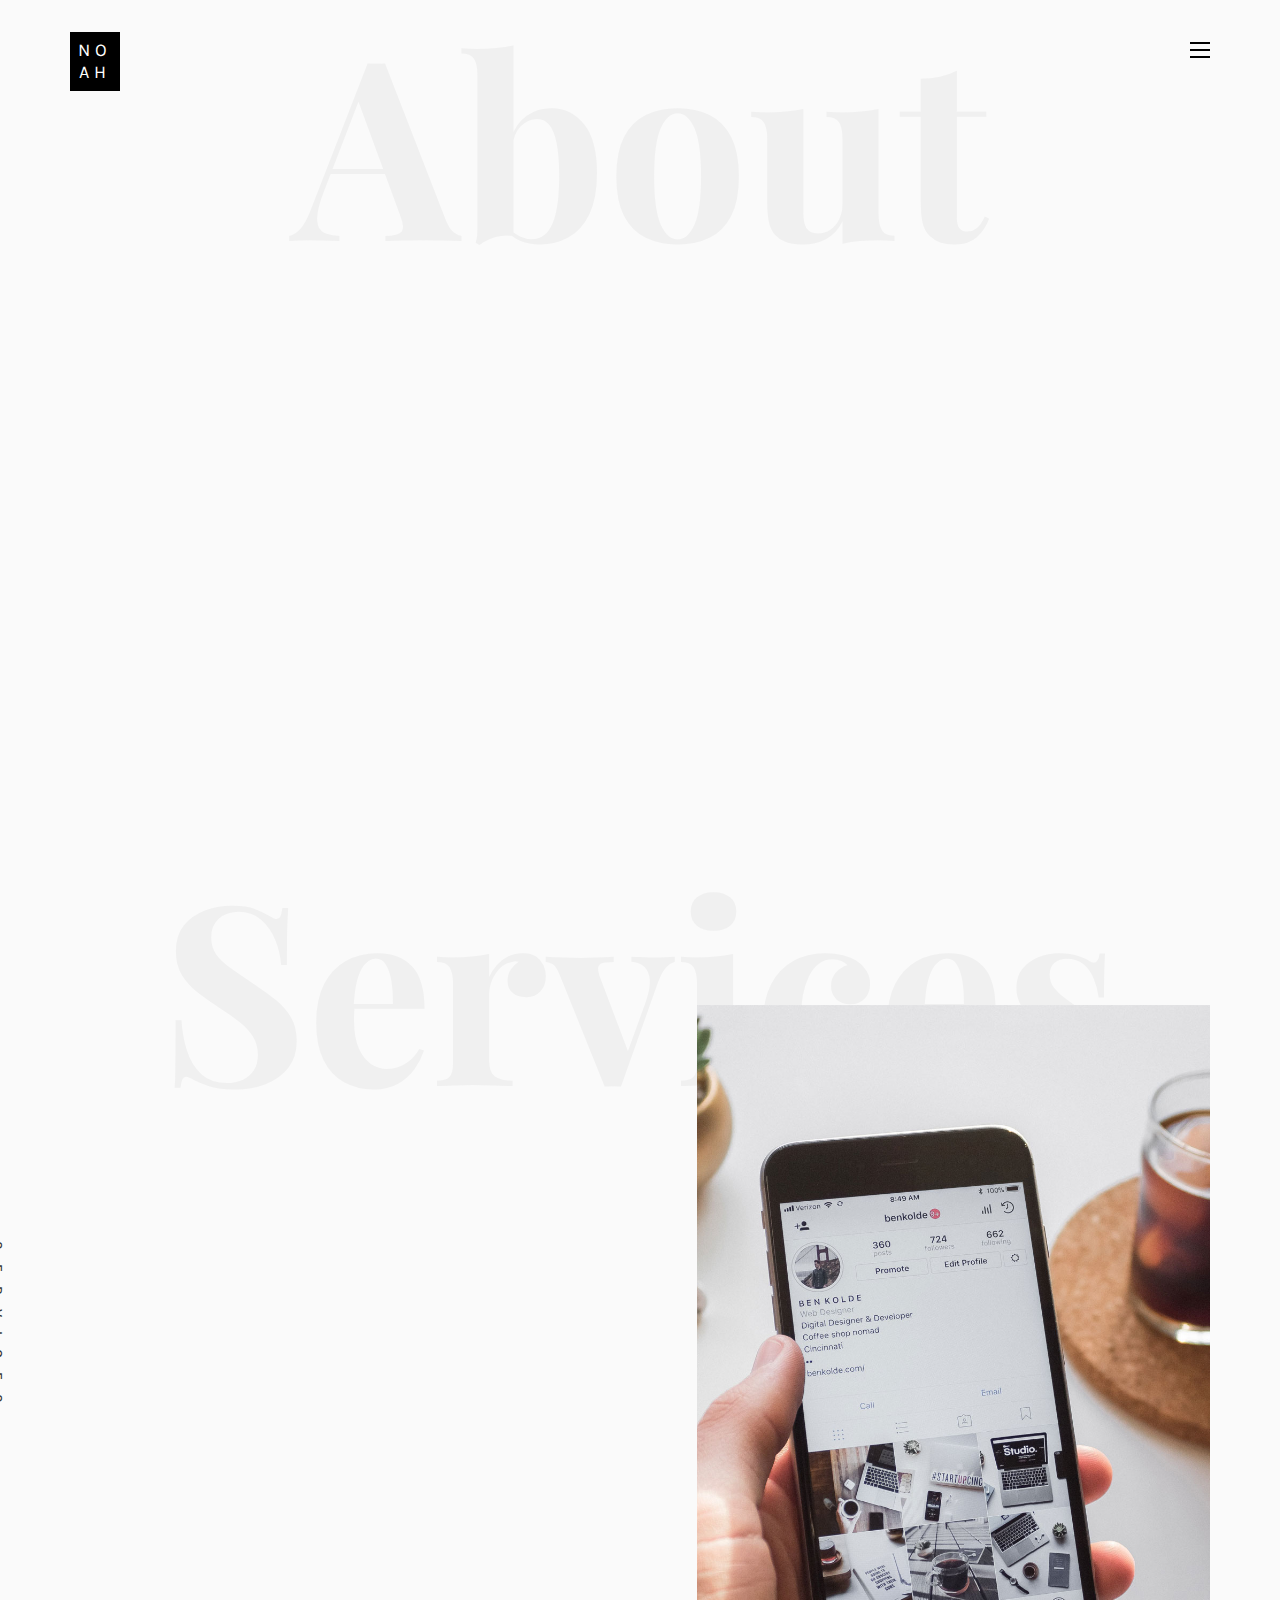
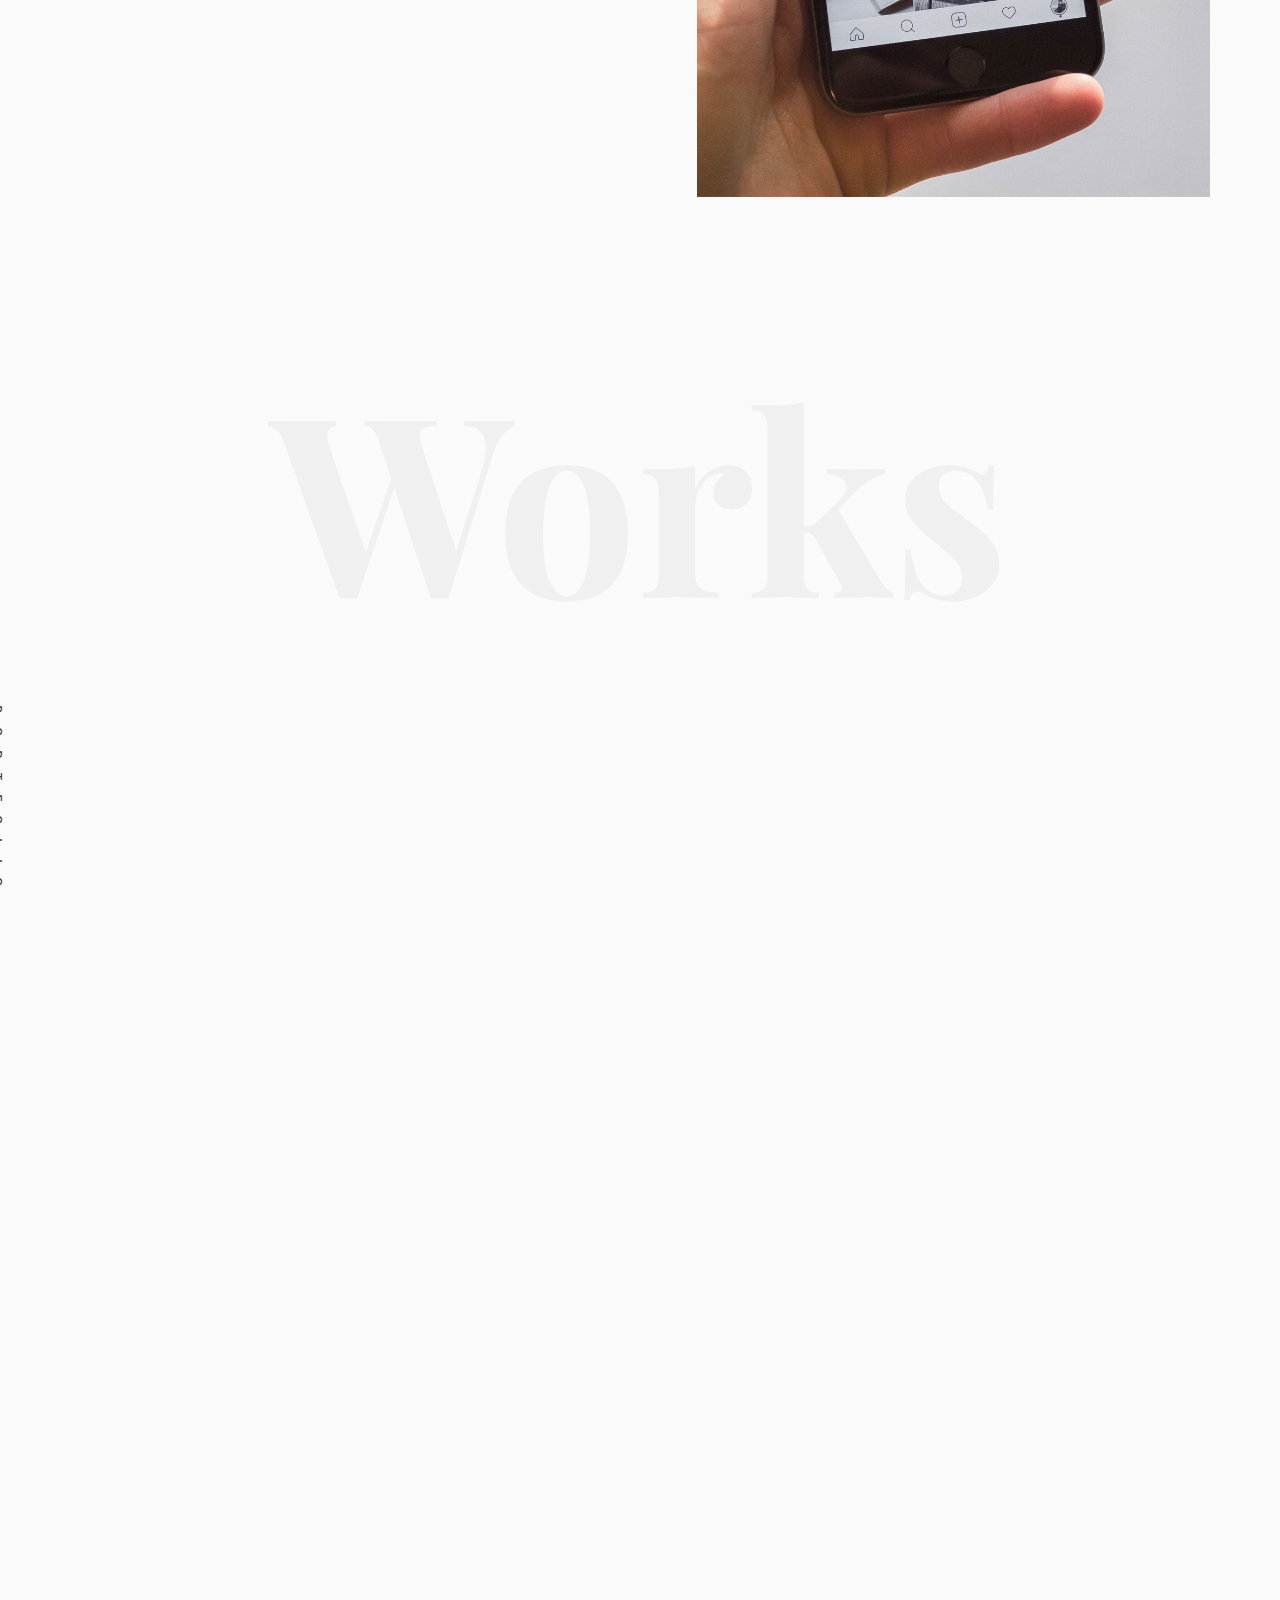
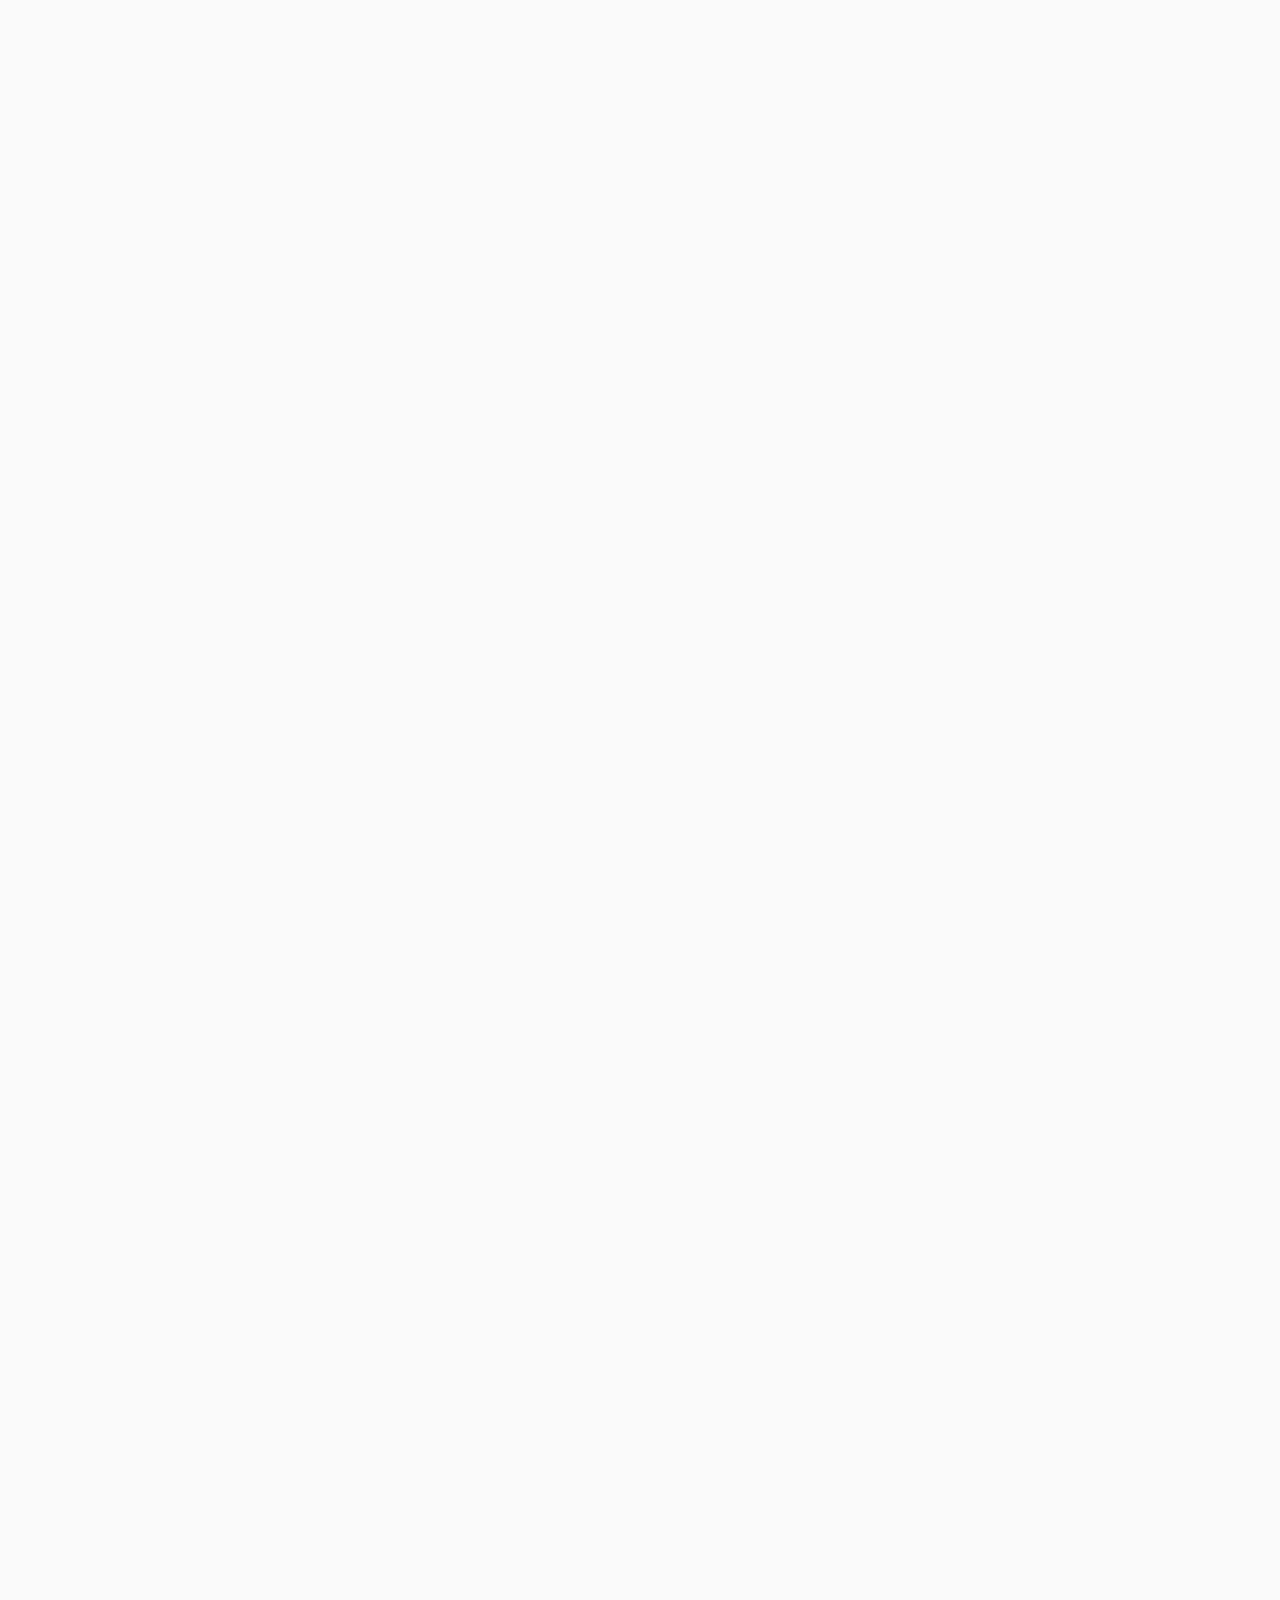
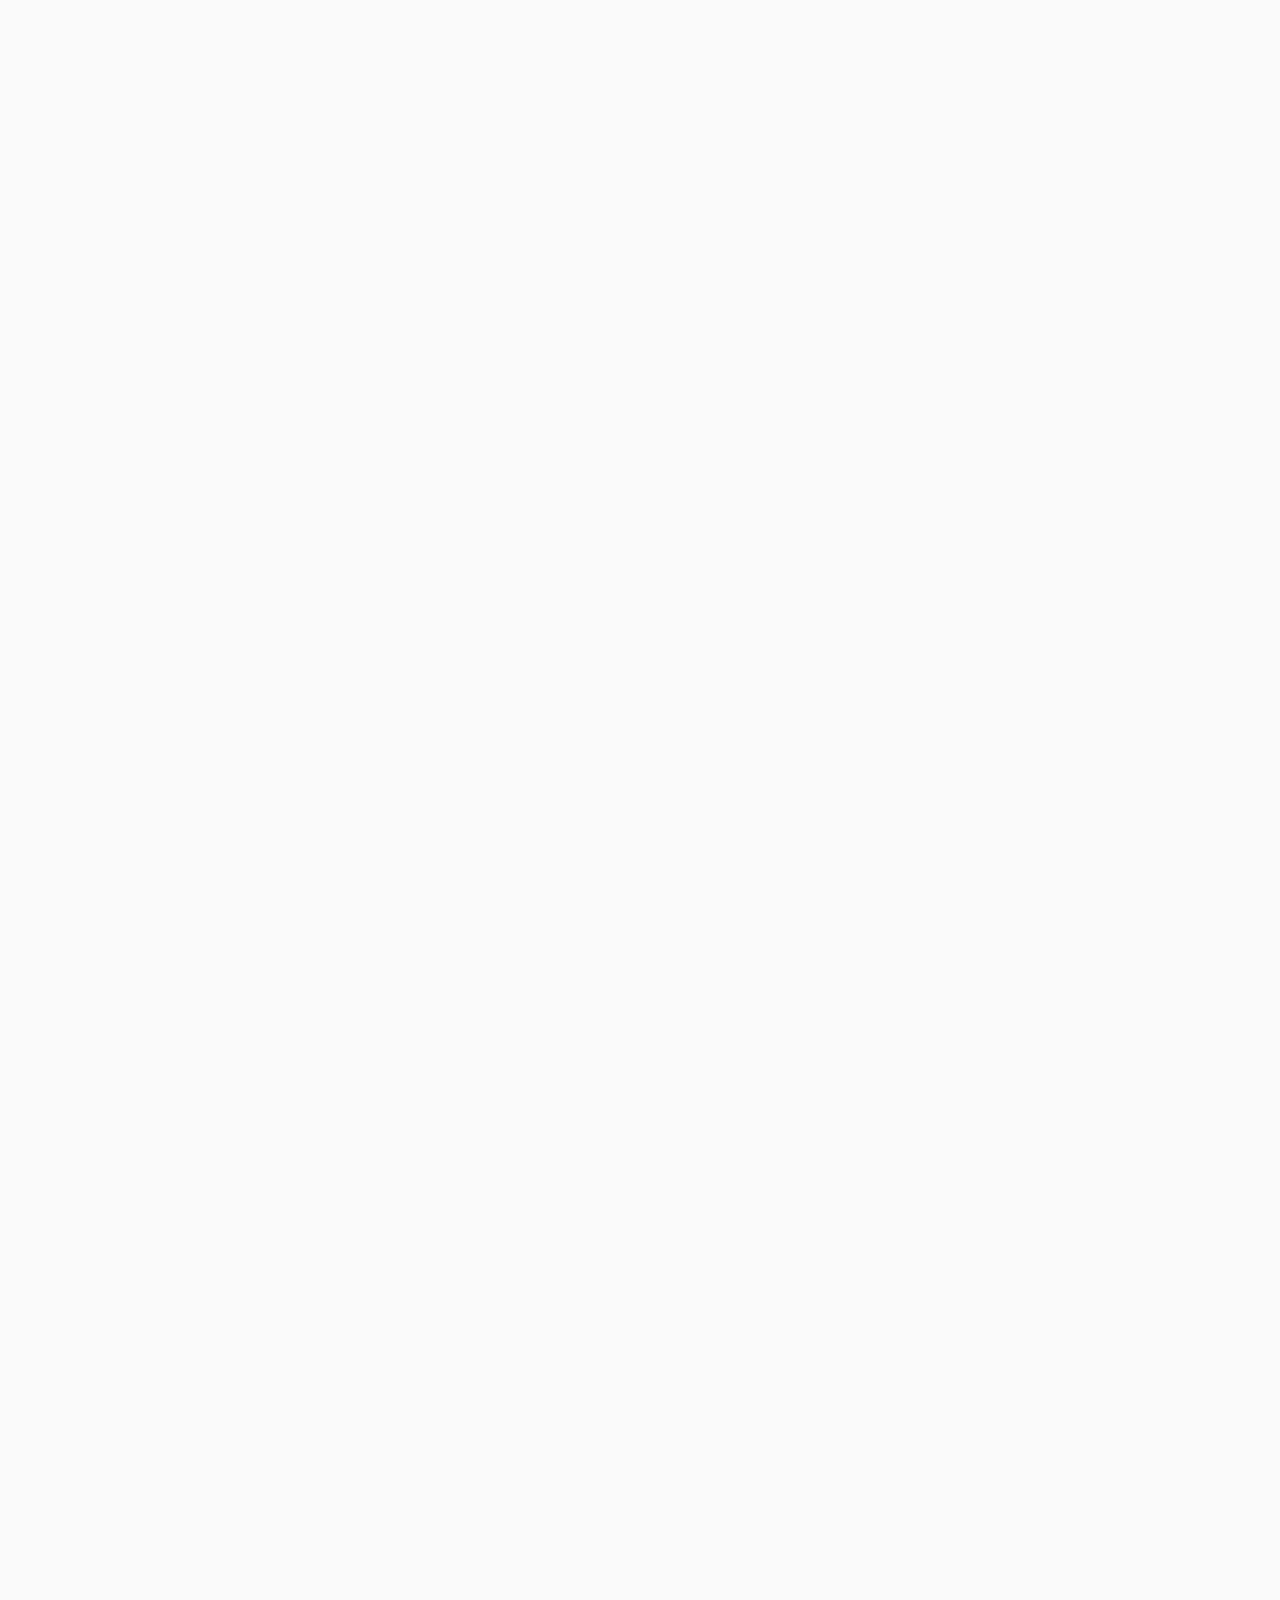
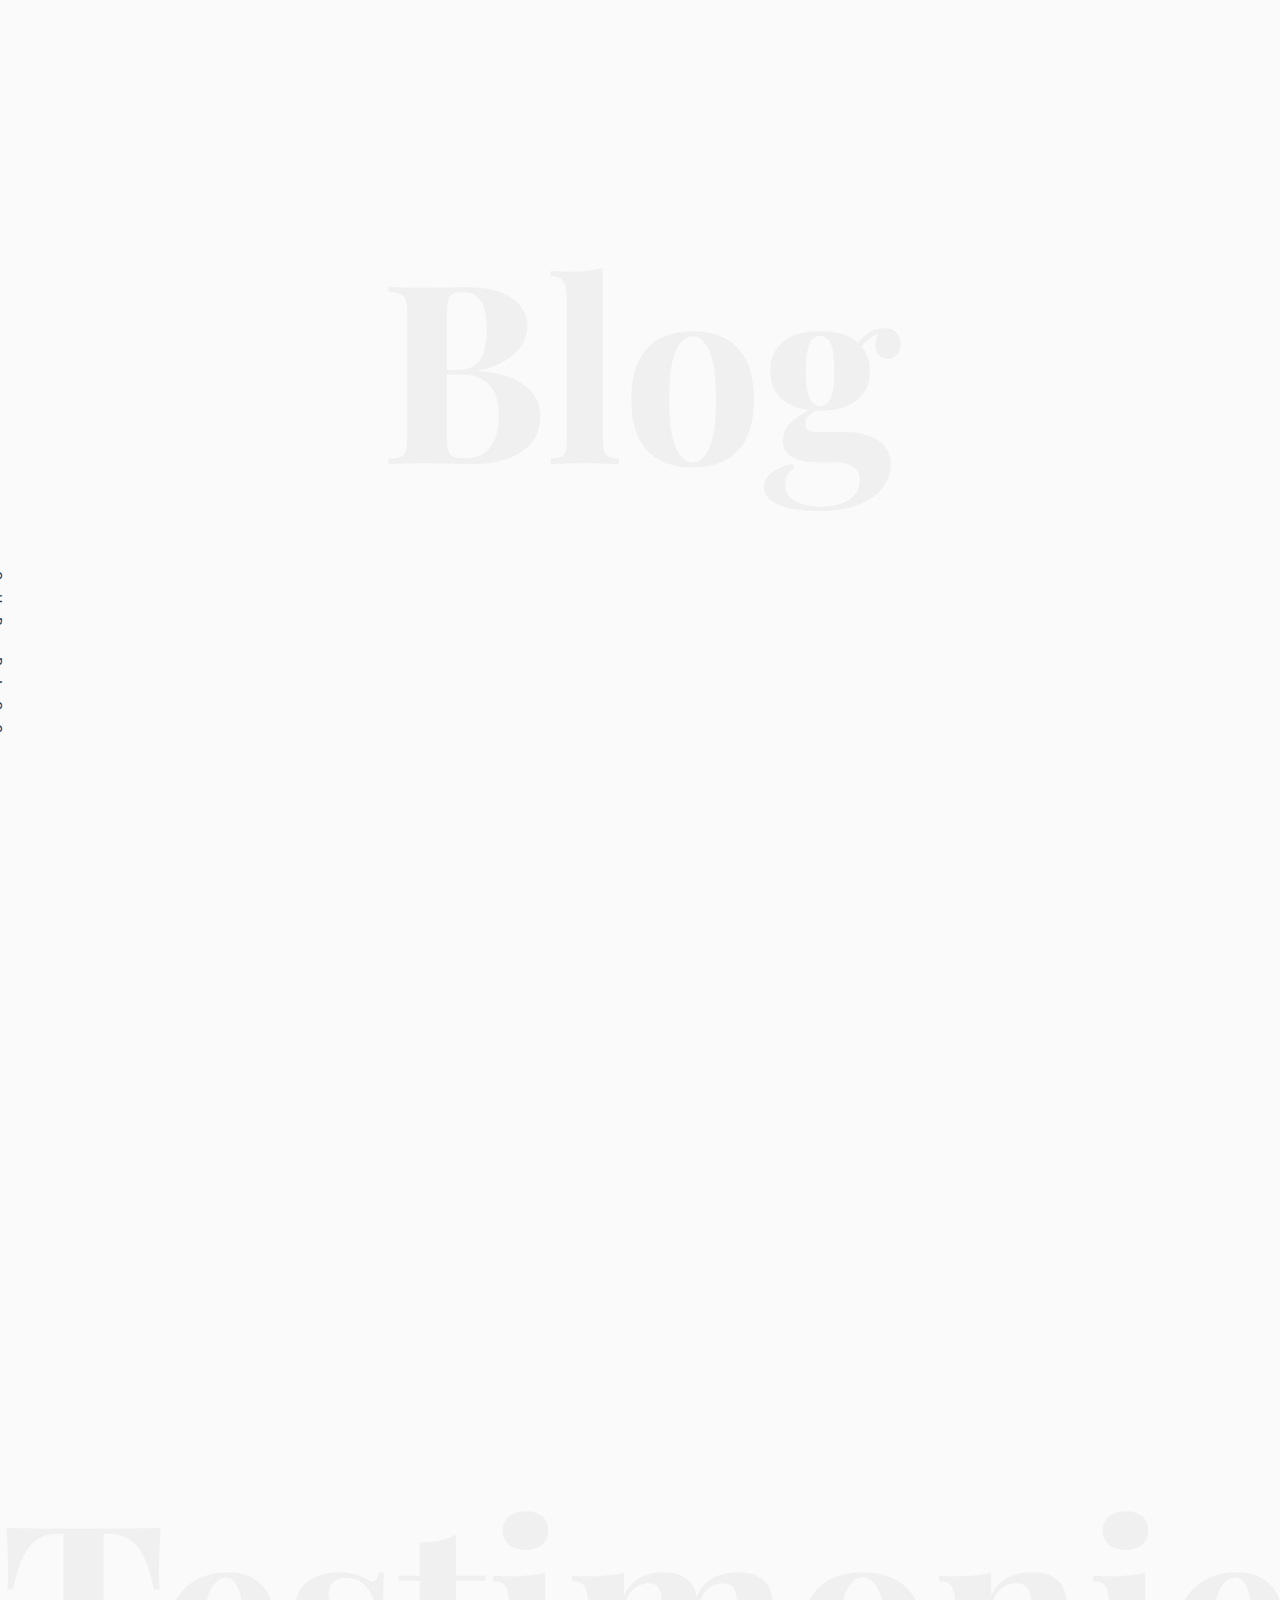
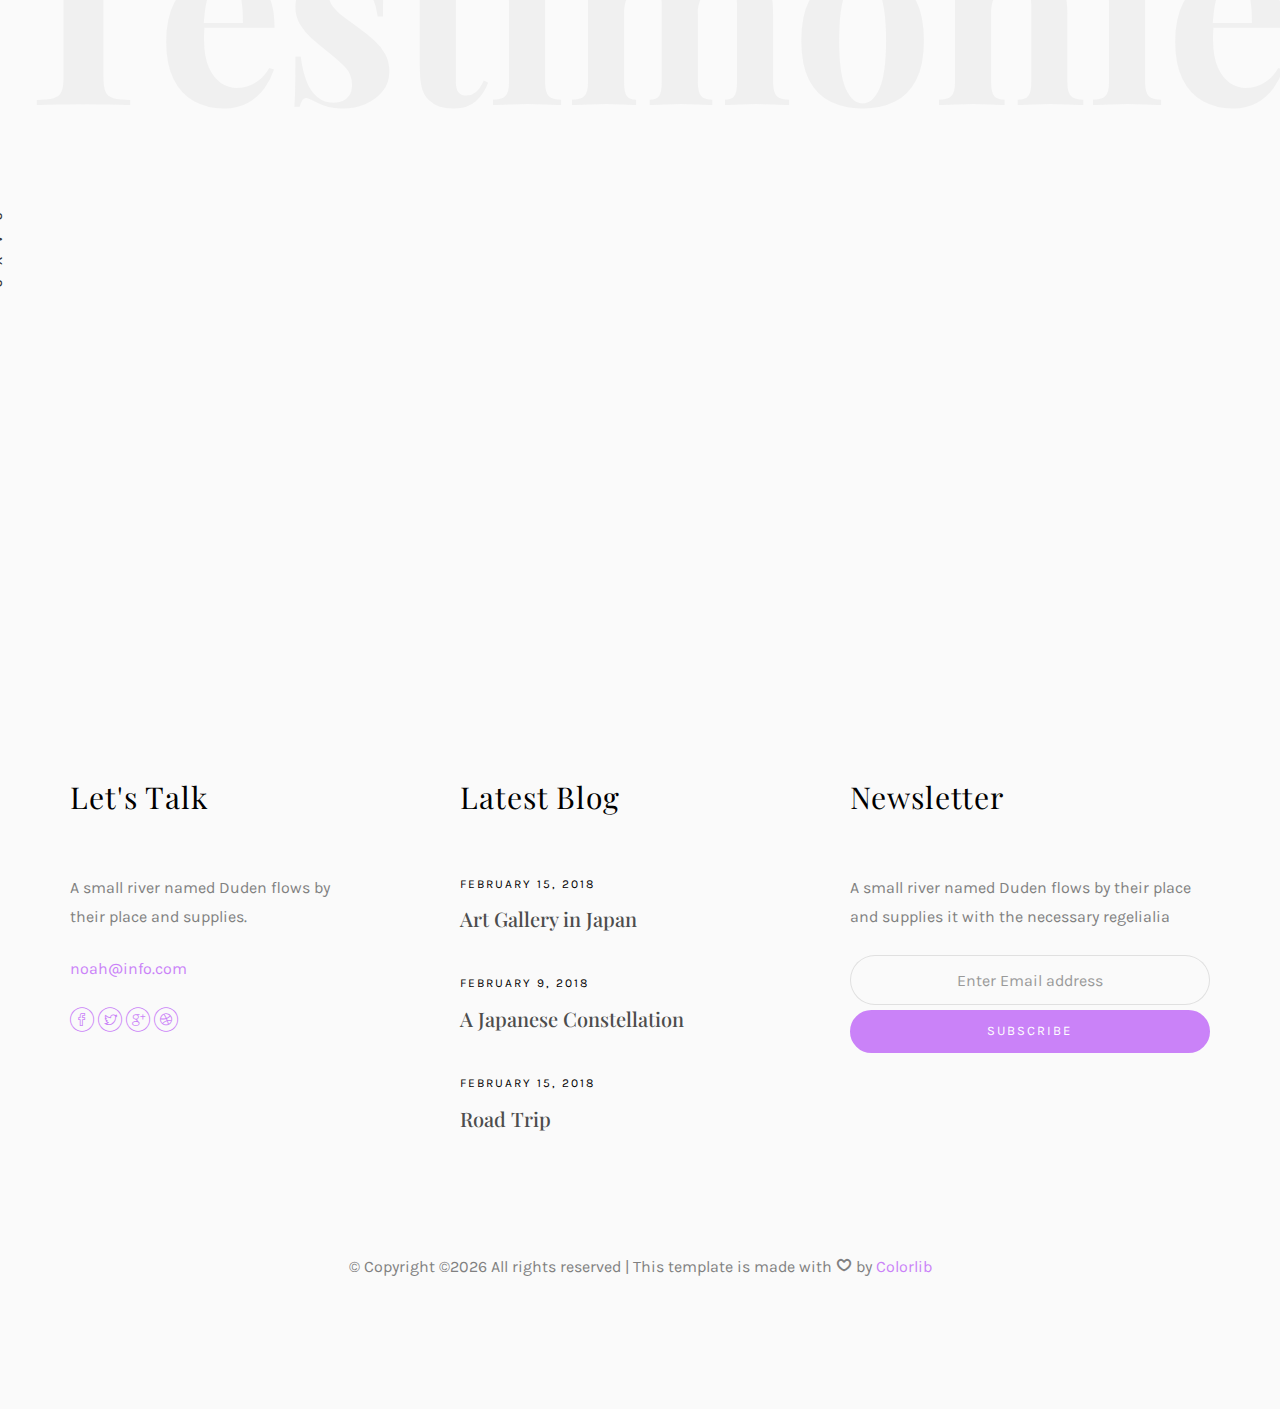
<file: index.html>
<!DOCTYPE HTML>
<html>
	<head>
	<meta charset="utf-8">
	<meta http-equiv="X-UA-Compatible" content="IE=edge">
	<title>Noah Template</title>
	<meta name="viewport" content="width=device-width, initial-scale=1">
	<meta name="description" content="" />
	<meta name="keywords" content="" />
	<meta name="author" content="" />

  <!-- Facebook and Twitter integration -->
	<meta property="og:title" content=""/>
	<meta property="og:image" content=""/>
	<meta property="og:url" content=""/>
	<meta property="og:site_name" content=""/>
	<meta property="og:description" content=""/>
	<meta name="twitter:title" content="" />
	<meta name="twitter:image" content="" />
	<meta name="twitter:url" content="" />
	<meta name="twitter:card" content="" />

	<!-- Place favicon.ico and apple-touch-icon.png in the root directory -->
	<link rel="shortcut icon" href="favicon.ico">

	<link href="https://fonts.googleapis.com/css?family=Karla:400,700" rel="stylesheet">
	<link href="https://fonts.googleapis.com/css?family=Playfair+Display:400,400i,700" rel="stylesheet">
	
	<!-- Animate.css -->
	<link rel="stylesheet" href="css/animate.css">
	<!-- Icomoon Icon Fonts-->
	<link rel="stylesheet" href="css/icomoon.css">
	<!-- Bootstrap  -->
	<link rel="stylesheet" href="css/bootstrap.css">
	<!-- Owl Carousel -->
	<link rel="stylesheet" href="css/owl.carousel.min.css">
	<link rel="stylesheet" href="css/owl.theme.default.min.css">
	<!-- Magnific Popup -->
	<link rel="stylesheet" href="css/magnific-popup.css">

	<link rel="stylesheet" href="css/style.css">


	<!-- Modernizr JS -->
	<script src="js/modernizr-2.6.2.min.js"></script>
	<!-- FOR IE9 below -->
	<!--[if lt IE 9]>
	<script src="js/respond.min.js"></script>
	<![endif]-->

	</head>
	<body>

	<nav id="colorlib-main-nav" role="navigation">
		<a href="#" class="js-colorlib-nav-toggle colorlib-nav-toggle active"><i></i></a>
		<div class="js-fullheight colorlib-table">
			<div class="colorlib-table-cell js-fullheight">
				<div class="row">
					<div class="col-md-12">
						<div class="form-group">
							<input type="text" class="form-control" id="search" placeholder="Enter any key to search...">
							<button type="submit" class="btn btn-primary"><i class="icon-search3"></i></button>
						</div>
					</div>
				</div>
				<div class="row">
					<div class="col-md-12">
						<ul>
							<li class="active"><a href="index.html">Home</a></li>
							<li><a href="services.html">Services</a></li>
							<li><a href="work.html">Work</a></li>
							<li><a href="blog.html">Blog</a></li>
							<li><a href="about.html">About</a></li>
							<li><a href="contact.html">Contact</a></li>
						</ul>
					</div>
				</div>
				<div class="row">
					<div class="col-md-12">
						<h2 class="head-title">Works</h2>
						<a href="images/work-1.jpg" class="gallery image-popup-link text-center" style="background-image: url(images/work-1.jpg);">
							<span><i class="icon-search3"></i></span>
						</a>
						<a href="images/work-2.jpg" class="gallery image-popup-link text-center" style="background-image: url(images/work-2.jpg);">
							<span><i class="icon-search3"></i></span>
						</a>
						<a href="images/work-3.jpg" class="gallery image-popup-link text-center" style="background-image: url(images/work-3.jpg);">
							<span><i class="icon-search3"></i></span>
						</a>
						<a href="images/work-4.jpg" class="gallery image-popup-link text-center" style="background-image: url(images/work-4.jpg);">
							<span><i class="icon-search3"></i></span>
						</a>
					</div>
				</div>
			</div>
		</div>
	</nav>
	
	<div id="colorlib-page">
		<header>
			<div class="container">
				<div class="row">
					<div class="col-md-12">
						<div class="colorlib-navbar-brand">
							<a class="colorlib-logo" href="index.html"><span>No</span><span>ah</span></a>
						</div>
						<a href="#" class="js-colorlib-nav-toggle colorlib-nav-toggle"><i></i></a>
					</div>
				</div>
			</div>
		</header>
		<div id="colorlib-about">
			<div class="container">
				<div class="row text-center">
					<h2 class="bold">About</h2>
				</div>
				<div class="row">
					<div class="col-md-5 animate-box">
						<div class="owl-carousel3">
							<div class="item">
								<img class="img-responsive about-img" src="images/about.jpg" alt="html5 bootstrap template by colorlib.com">
							</div>
							<div class="item">
								<img class="img-responsive about-img" src="images/about-2.png" alt="html5 bootstrap template by colorlib.com">
							</div>
						</div>
					</div>
					<div class="col-md-6 col-md-push-1 animate-box">
						<div class="about-desc">
							<div class="owl-carousel3">
								<div class="item">
									<h2><span>Azad</span><span>Hossain</span></h2>
								</div>
								<div class="item">
									<h2><span>I'm</span><span>Developer</span></h2>
								</div>
							</div>
							<div class="desc">
								<div class="rotate">
									<h2 class="heading">About</h2>
								</div>
								<p>A small river named Duden <a href="#">flows by their place</a> and supplies it with the necessary regelialia. It is a paradisematic country, in which roasted parts of sentences fly into your mouth. Even the all-powerful Pointing has no control about the blind texts it is an almost unorthographic life.</p>
								<p class="colorlib-social-icons">
									<a href="#"><i class="icon-facebook4"></i></a>
									<a href="#"><i class="icon-twitter3"></i></a>
									<a href="#"><i class="icon-googleplus"></i></a>
									<a href="#"><i class="icon-dribbble2"></i></a>
								</p>
								<p><a href="#" class="btn btn-primary btn-outline">Contact Me!</a></p>
							</div>
						</div>
					</div>
				</div>
			</div>
		</div>
		<div id="colorlib-services">
			<div class="container">
				<div class="row text-center">
					<h2 class="bold">Services</h2>
				</div>
				<div class="row">
					<div class="col-md-12">
						<div class="services-flex">
							<div class="one-third">
								<div class="row">
									<div class="col-md-12 col-md-offset-0 animate-box intro-heading">
										<span>My Services</span>
										<h2>Here Are Some of My Skills</h2>
									</div>
								</div>
								<div class="row">
									<div class="col-md-12">
										<div class="rotate">
											<h2 class="heading">Services</h2>
										</div>
									</div>
									<div class="col-md-6">
										<div class="services animate-box">
											<h3>1 - Graphic Design</h3>
											<ul>
												<li>UI Design</li>
												<li>Website &amp; Digital Design</li>
												<li>Brading &amp; Visual Identity</li>
												<li>Print Design</li>
											</ul>
										</div>
										<div class="services animate-box">
											<h3>3 - Front End Development</h3>
											<ul>
												<li>HTML / CSS</li>
												<li>JS &amp; Jquery Startup</li>
												<li>WordPress</li>
												<li>Jomla</li>
											</ul>
										</div>
									</div>
									<div class="col-md-6">
										<div class="services animate-box">
											<h3>2 - Illustration</h3>
											<ul>
												<li>Editorial</li>
												<li>Narrative</li>
												<li>Motion Graphics</li>
												<li>Animation</li>
												<li>Visual Effects</li>
											</ul>
										</div>
										<div class="services animate-box">
											<h3>4 - Web Marketing</h3>
											<ul>
												<li>Sales Marketing</li>
												<li>Invoice</li>
												<li>eCommerce</li>
											</ul>
										</div>
									</div>
								</div>
							</div>
							<div class="one-forth services-img" style="background-image: url(images/services-img-1.jpg);">
							</div>
						</div>
					</div>
				</div>
			</div>
		</div>

		<div id="colorlib-work">
			<div class="container">
				<div class="row text-center">
					<h2 class="bold">Works</h2>
				</div>
				<div class="row">
					<div class="col-md-12 col-md-offset-0 text-center animate-box intro-heading">
						<span>Portfolio</span>
						<h2>Done Projects</h2>
					</div>
				</div>
				<div class="row">
					<div class="col-md-12">
						<div class="rotate">
							<h2 class="heading">Portfolio</h2>
						</div>
					</div>
				</div>
				<div class="row">
					<div class="col-md-12">
						<div class="work-entry animate-box">
							<a href="work.html" class="work-img" style="background-image: url(images/work-1.jpg);">
								<div class="display-t">
									<div class="work-name">
										<h2>Pursuing Best</h2>
									</div>
								</div>
							</a>
							<div class="col-md-4 col-md-offset-4">
								<div class="desc">
									<p>Far far away, behind the word mountains, far from the countries Vokalia and Consonantia, there live the blind texts. Separated they live in Bookmarksgrove right at the coast of the Semantics, a large language ocean.</p>
									<p class="read"><a href="#">View details</a></p>
								</div>
							</div>
						</div>
					</div>
					<div class="col-md-12">
						<div class="work-entry animate-box">
							<a href="work.html" class="work-img" style="background-image: url(images/work-2.jpg);">
								<div class="display-t">
									<div class="work-name">
										<h2>Coordinates</h2>
									</div>
								</div>
							</a>
							<div class="col-md-4 col-md-offset-4">
								<div class="desc">
									<p>Far far away, behind the word mountains, far from the countries Vokalia and Consonantia, there live the blind texts. Separated they live in Bookmarksgrove right at the coast of the Semantics, a large language ocean.</p>
									<p class="read"><a href="#">View Details</a></p>
								</div>
							</div>
						</div>
					</div>
					<div class="col-md-12">
						<div class="work-entry animate-box">
							<a href="work.html" class="work-img" style="background-image: url(images/work-3.jpg);">
								<div class="display-t">
									<div class="work-name">
										<h2>Cristall</h2>
									</div>
								</div>
							</a>
							<div class="col-md-4 col-md-offset-4">
								<div class="desc">
									<p>Far far away, behind the word mountains, far from the countries Vokalia and Consonantia, there live the blind texts. Separated they live in Bookmarksgrove right at the coast of the Semantics, a large language ocean.</p>
									<p class="read"><a href="#">View details</a></p>
								</div>
							</div>
						</div>
					</div>
					<div class="col-md-12">
						<div class="work-entry animate-box">
							<a href="work.html" class="work-img" style="background-image: url(images/work-4.jpg);">
								<div class="display-t">
									<div class="work-name">
										<h2>Black</h2>
									</div>
								</div>
							</a>
							<div class="col-md-4 col-md-offset-4">
								<div class="desc">
									<p>Far far away, behind the word mountains, far from the countries Vokalia and Consonantia, there live the blind texts. Separated they live in Bookmarksgrove right at the coast of the Semantics, a large language ocean.</p>
									<p class="read"><a href="#">View details</a></p>
								</div>
							</div>
						</div>
					</div>
				</div>
			</div>
		</div>

		<div id="colorlib-blog">
			<div class="container">
				<div class="row text-center">
					<h2 class="bold">Blog</h2>
				</div>
				<div class="row">
					<div class="col-md-12 col-md-offset-0 text-center animate-box intro-heading">
						<span>Blog</span>
						<h2>Read Our Case</h2>
					</div>
				</div>
				<div class="row">
					<div class="col-md-12">
						<div class="rotate">
							<h2 class="heading">Our Blog</h2>
						</div>
					</div>
				</div>
				<div class="row animate-box">
					<div class="owl-carousel1">
						<div class="item">
							<div class="col-md-12">
								<div class="article">
									<a href="blog.html" class="blog-img">
										<img class="img-responsive" src="images/img-1.jpg" alt="html5 bootstrap by colorlib.com">
										<div class="overlay"></div>
										<div class="link">
											<span class="read">Read more</h2>
										</div>
									</a>
									<div class="desc">
										<span class="meta">15, Feb 2018</span>
										<h2><a href="blog.html">A Japanese Constellation</a></h2>
										<p>When she reached the first hills of the Italic Mountains, she had a last view back on the skyline of her hometown Bookmarksgrove</p>
									</div>
								</div>
							</div>
						</div>
						<div class="item">
							<div class="col-md-12">
								<div class="article">
									<a href="blog.html" class="blog-img">
										<img class="img-responsive" src="images/img-2.jpg" alt="html5 bootstrap by colorlib.com">
										<div class="overlay"></div>
										<div class="link">
											<span class="read">Read more</h2>
										</div>
									</a>
									<div class="desc">
										<span class="meta">15, Feb 2018</span>
										<h2><a href="blog.html">A Japanese Constellation</a></h2>
										<p>When she reached the first hills of the Italic Mountains, she had a last view back on the skyline of her hometown Bookmarksgrove</p>
									</div>
								</div>
							</div>
						</div>
						<div class="item">
							<div class="col-md-12">
								<div class="article">
									<a href="blog.html" class="blog-img">
										<img class="img-responsive" src="images/img-3.jpg" alt="html5 bootstrap by colorlib.com">
										<div class="overlay"></div>
										<div class="link">
											<span class="read">Read more</h2>
										</div>
									</a>
									<div class="desc">
										<span class="meta">15, Feb 2018</span>
										<h2><a href="blog.html">A Japanese Constellation</a></h2>
										<p>When she reached the first hills of the Italic Mountains, she had a last view back on the skyline of her hometown Bookmarksgrove</p>
									</div>
								</div>
							</div>
						</div>
					</div>
				</div>
			</div>
		</div>

		<div id="colorlib-testimony">
			<div class="container">
				<div class="row text-center">
					<h2 class="bold">Testimonies</h2>
				</div>
				<div class="row">
					<div class="col-md-12 col-md-offset-0 text-center animate-box intro-heading">
						<span>Testimonies</span>
						<h2>Clients Says</h2>
					</div>
				</div>
				<div class="row">
					<div class="col-md-12">
						<div class="rotate">
							<h2 class="heading">Says</h2>
						</div>
					</div>
				</div>
				<div class="row animate-box">
					<div class="owl-carousel">
						<div class="item">
							<div class="col-md-12 text-center">
								<div class="testimony">
									<blockquote>
										<p>"A small river named Duden flows by their place and supplies it with the necessary regelialia.</p>
										<span>" &mdash; George Brooks</span>
									</blockquote>
								</div>
							</div>
						</div>
						<div class="item">
							<div class="col-md-12 text-center">
								<div class="testimony">
									<blockquote>
										<p>"Even the all-powerful Pointing has no control about the blind texts it is an almost unorthographic life One day however a small line of blind text by the name of Lorem Ipsum decided to leave for the far World of Grammar.</p>
										<span>" &mdash; Daniel Foster</span>
									</blockquote>
								</div>
							</div>
						</div>
						<div class="item">
							<div class="col-md-12 text-center">
								<div class="testimony">
									<blockquote>
										<p>"When she reached the first hills of the Italic Mountains, she had a last view back on the skyline of her hometown Bookmarksgrove</p>
										<span>" &mdash; Liam Jenkins</span>
									</blockquote>
								</div>
							</div>
						</div>
					</div>
				</div>
			</div>
		</div>

		<footer>
			<div id="footer">
				<div class="container">
					<div class="row">
						<div class="col-md-4 col-pb-sm">
							<div class="row">
								<div class="col-md-10">
									<h2>Let's Talk</h2>
									<p>A small river named Duden flows by their place and supplies.</p>
									<p><a href="#">noah@info.com</a></p>
									<p class="colorlib-social-icons">
										<a href="#"><i class="icon-facebook4"></i></a>
										<a href="#"><i class="icon-twitter3"></i></a>
										<a href="#"><i class="icon-googleplus"></i></a>
										<a href="#"><i class="icon-dribbble2"></i></a>
									</p>
								</div>
							</div>
						</div>
						<div class="col-md-4 col-pb-sm">
							<h2>Latest Blog</h2>
							<div class="f-entry">
								<a href="#" class="featured-img" style="background-image: url(images/img-1.jpg);"></a>
								<div class="desc">
									<span>February 15, 2018</span>
									<h3><a href="#">Art Gallery in Japan</a></h3>
								</div>
							</div>
							<div class="f-entry">
								<a href="#" class="featured-img" style="background-image: url(images/img-2.jpg);"></a>
								<div class="desc">
									<span>February 9, 2018</span>
									<h3><a href="#">A Japanese Constellation</a></h3>
								</div>
							</div>
							<div class="f-entry">
								<a href="#" class="featured-img" style="background-image: url(images/img-3.jpg);"></a>
								<div class="desc">
									<span>February 15, 2018</span>
									<h3><a href="#">Road Trip</a></h3>
								</div>
							</div>
						</div>
						<div class="col-md-4 col-pb-sm">
							<h2>Newsletter</h2>
							<p>A small river named Duden flows by their place and supplies it with the necessary regelialia</p>
							<div class="subscribe text-center">
								<div class="form-group">
									<input type="text" class="form-control text-center" placeholder="Enter Email address">
									<input type="submit" value="Subscribe" class="btn btn-primary btn-custom">
								</div>
							</div>
						</div>
					</div>
					<div class="row">
						<div class="col-md-12 text-center">
							<p>
								&copy; <!-- Link back to Colorlib can't be removed. Template is licensed under CC BY 3.0. -->
Copyright &copy;<script>document.write(new Date().getFullYear());</script> All rights reserved | This template is made with <i class="icon-heart4" aria-hidden="true"></i> by <a href="https://colorlib.com" target="_blank">Colorlib</a>
<!-- Link back to Colorlib can't be removed. Template is licensed under CC BY 3.0. -->
							</p>
						</div>
					</div>
				</div>
			</div>
		</footer>
	
	</div>

	<!-- jQuery -->
	<script src="js/jquery.min.js"></script>
	<!-- jQuery Easing -->
	<script src="js/jquery.easing.1.3.js"></script>
	<!-- Bootstrap -->
	<script src="js/bootstrap.min.js"></script>
	<!-- Waypoints -->
	<script src="js/jquery.waypoints.min.js"></script>
	<!-- Owl Carousel -->
	<script src="js/owl.carousel.min.js"></script>
	<!-- Magnific Popup -->
	<script src="js/jquery.magnific-popup.min.js"></script>
	<script src="js/magnific-popup-options.js"></script>

	<!-- Main JS (Do not remove) -->
	<script src="js/main.js"></script>

	</body>
</html>
</file>
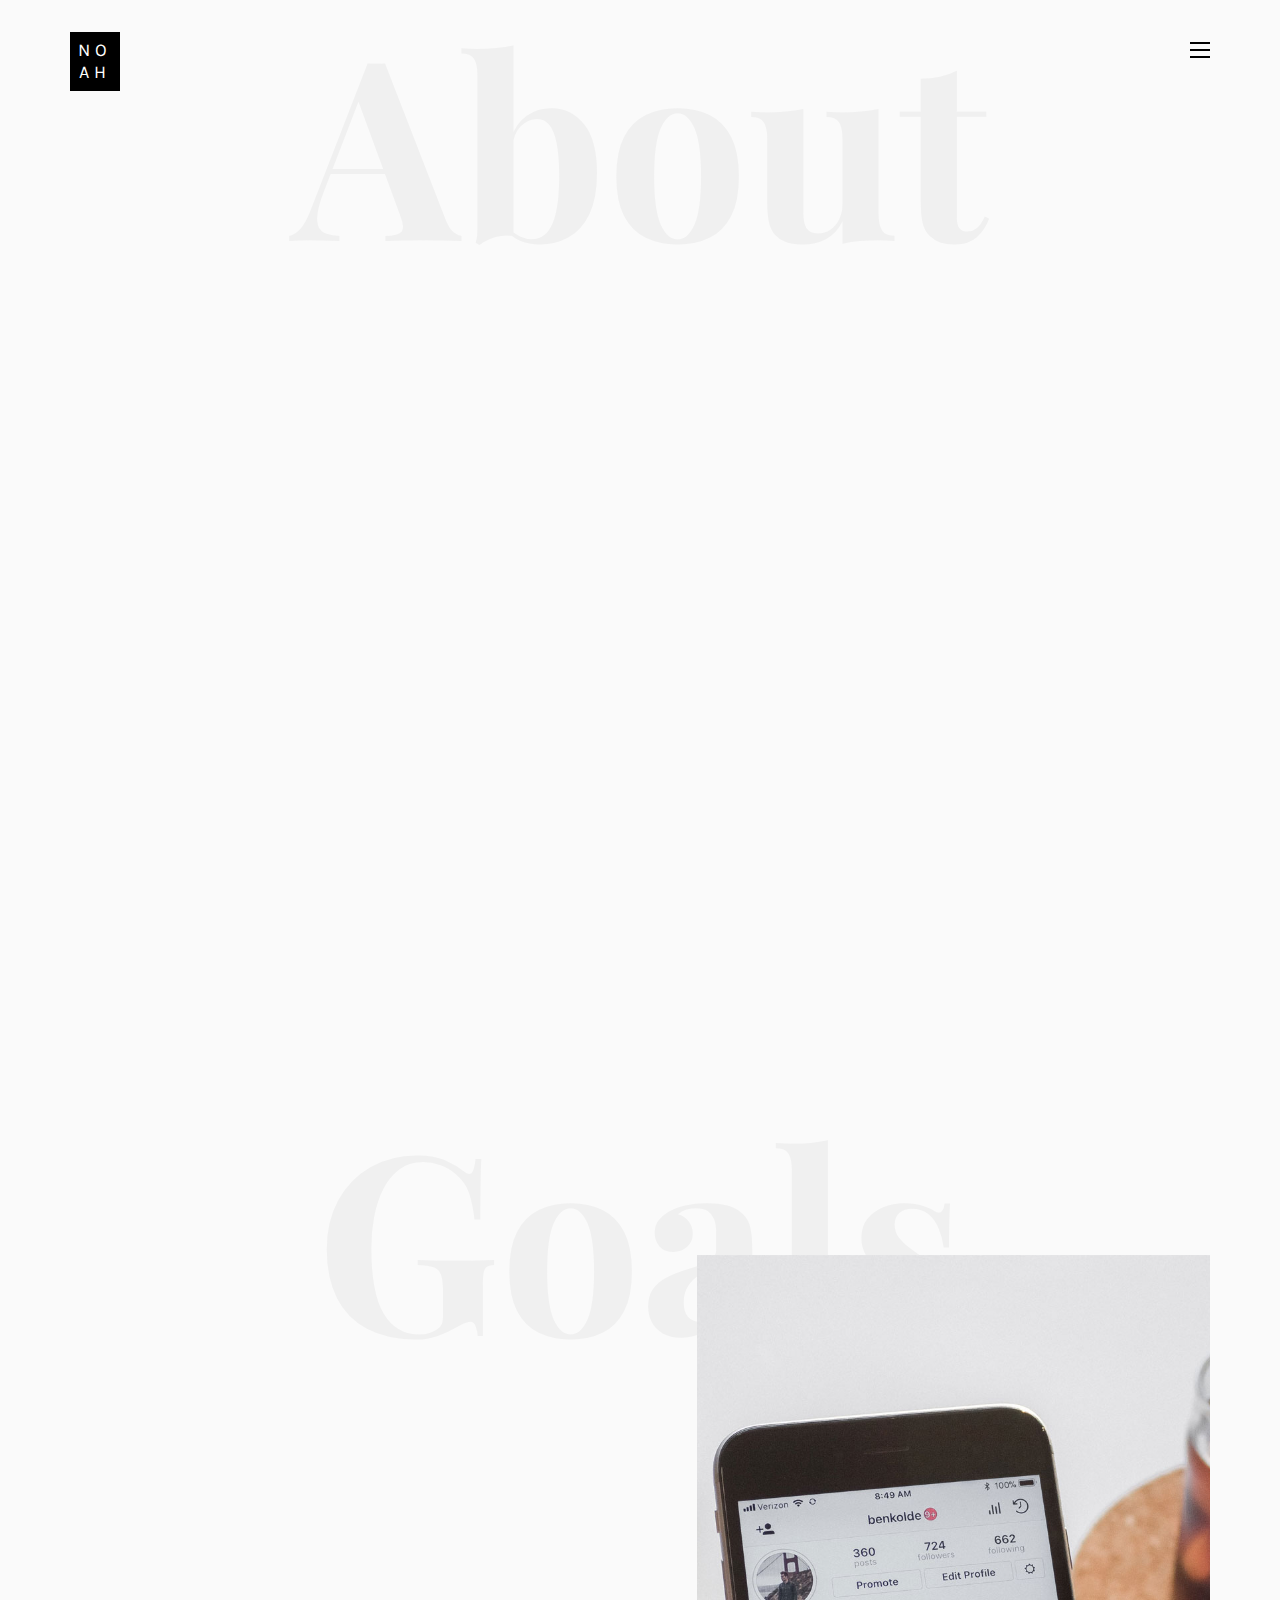
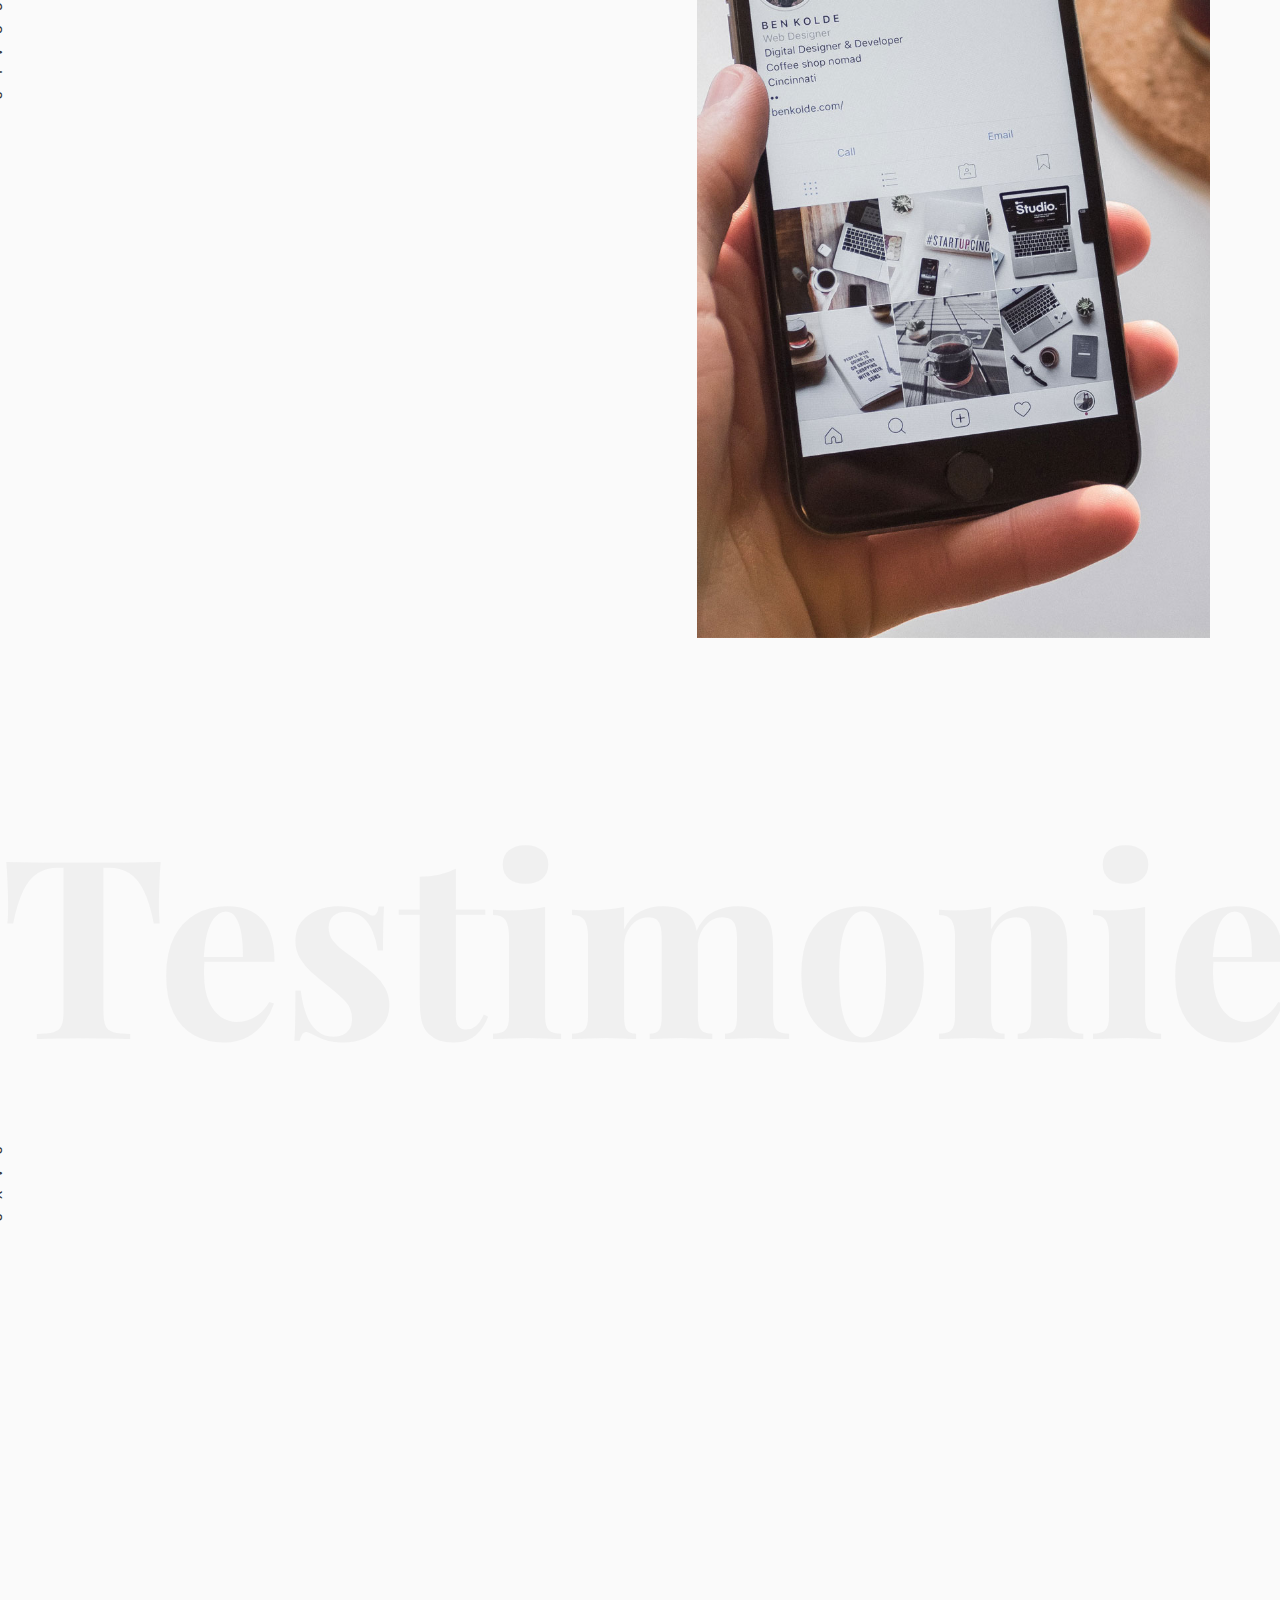
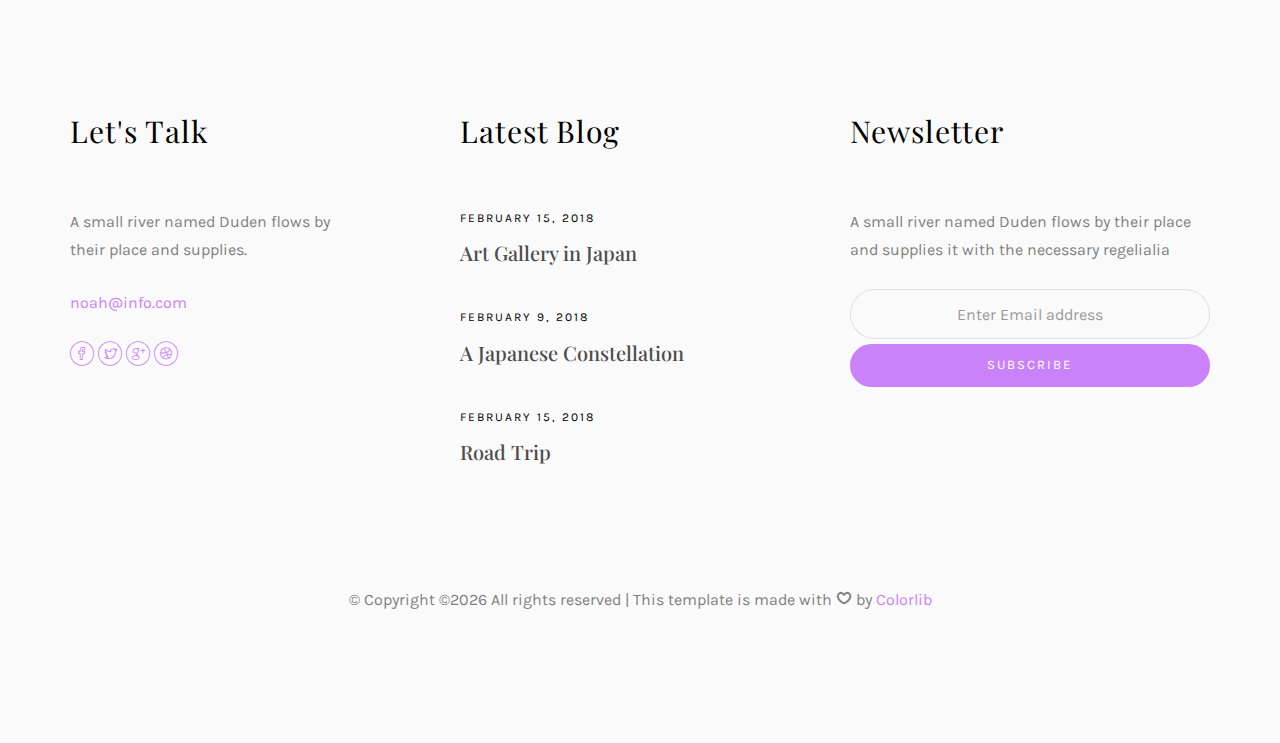
<file: about.html>
<!DOCTYPE HTML>
<html>
	<head>
	<meta charset="utf-8">
	<meta http-equiv="X-UA-Compatible" content="IE=edge">
	<title>Azad Hossain</title>
	<meta name="viewport" content="width=device-width, initial-scale=1">
	<meta name="description" content="" />
	<meta name="keywords" content="" />
	<meta name="author" content="" />

  <!-- Facebook and Twitter integration -->
	<meta property="og:title" content=""/>
	<meta property="og:image" content=""/>
	<meta property="og:url" content=""/>
	<meta property="og:site_name" content=""/>
	<meta property="og:description" content=""/>
	<meta name="twitter:title" content="" />
	<meta name="twitter:image" content="" />
	<meta name="twitter:url" content="" />
	<meta name="twitter:card" content="" />

	<!-- Place favicon.ico and apple-touch-icon.png in the root directory -->
	<link rel="shortcut icon" href="favicon.ico">

	<link href="https://fonts.googleapis.com/css?family=Karla:400,700" rel="stylesheet">
	<link href="https://fonts.googleapis.com/css?family=Playfair+Display:400,400i,700" rel="stylesheet">
	
	<!-- Animate.css -->
	<link rel="stylesheet" href="css/animate.css">
	<!-- Icomoon Icon Fonts-->
	<link rel="stylesheet" href="css/icomoon.css">
	<!-- Bootstrap  -->
	<link rel="stylesheet" href="css/bootstrap.css">
	<!-- Owl Carousel -->
	<link rel="stylesheet" href="css/owl.carousel.min.css">
	<link rel="stylesheet" href="css/owl.theme.default.min.css">
	<!-- Magnific Popup -->
	<link rel="stylesheet" href="css/magnific-popup.css">

	<link rel="stylesheet" href="css/style.css">


	<!-- Modernizr JS -->
	<script src="js/modernizr-2.6.2.min.js"></script>
	<!-- FOR IE9 below -->
	<!--[if lt IE 9]>
	<script src="js/respond.min.js"></script>
	<![endif]-->

	</head>
	<body>

	<nav id="colorlib-main-nav" role="navigation">
		<a href="#" class="js-colorlib-nav-toggle colorlib-nav-toggle active"><i></i></a>
		<div class="js-fullheight colorlib-table">
			<div class="colorlib-table-cell js-fullheight">
				<div class="row">
					<div class="col-md-12">
						<div class="form-group">
							<input type="text" class="form-control" id="search" placeholder="Enter any key to search...">
							<button type="submit" class="btn btn-primary"><i class="icon-search3"></i></button>
						</div>
					</div>
				</div>
				<div class="row">
					<div class="col-md-12">
						<ul>
							<li><a href="index.html">Home</a></li>
							<li><a href="services.html">Services</a></li>
							<li><a href="work.html">Work</a></li>
							<li><a href="blog.html">Blog</a></li>
							<li class="active"><a href="about.html">About</a></li>
							<li><a href="contact.html">Contact</a></li>
						</ul>
					</div>
				</div>
				<div class="row">
					<div class="col-md-12">
						<h2 class="head-title">Works</h2>
						<a href="images/work-1.jpg" class="gallery image-popup-link text-center" style="background-image: url(images/work-1.jpg);">
							<span><i class="icon-search3"></i></span>
						</a>
						<a href="images/work-2.jpg" class="gallery image-popup-link text-center" style="background-image: url(images/work-2.jpg);">
							<span><i class="icon-search3"></i></span>
						</a>
						<a href="images/work-3.jpg" class="gallery image-popup-link text-center" style="background-image: url(images/work-3.jpg);">
							<span><i class="icon-search3"></i></span>
						</a>
						<a href="images/work-4.jpg" class="gallery image-popup-link text-center" style="background-image: url(images/work-4.jpg);">
							<span><i class="icon-search3"></i></span>
						</a>
					</div>
				</div>
			</div>
		</div>
	</nav>
	
	<div id="colorlib-page">
		<header>
			<div class="container">
				<div class="row">
					<div class="col-md-12">
						<div class="colorlib-navbar-brand">
							<a class="colorlib-logo" href="index.html"><span>No</span><span>ah</span></a>
						</div>
						<a href="#" class="js-colorlib-nav-toggle colorlib-nav-toggle"><i></i></a>
					</div>
				</div>
			</div>
		</header>
		<div id="colorlib-about">
			<div class="container">
				<div class="row text-center">
					<h2 class="bold">About</h2>
				</div>
				<div class="row row-padded-bottom">
					<div class="col-md-5 animate-box">
						<img class="img-responsive about-img" src="images/about.jpg" alt="html5 bootstrap template by colorlib.com">
					</div>
					<div class="col-md-6 col-md-push-1 animate-box">
						<div class="about-desc">
							<h2><span>Noah</span><span>Henderson</span></h2>
							<div class="desc">
								<div class="rotate">
									<h2 class="heading">About</h2>
								</div>
								<p>A small river named Duden <a href="#">flows by their place</a> and supplies it with the necessary regelialia. It is a paradisematic country, in which roasted parts of sentences fly into your mouth. Even the all-powerful Pointing has no control about the blind texts it is an almost unorthographic life.</p>
								<p class="colorlib-social-icons">
									<a href="#"><i class="icon-facebook4"></i></a>
									<a href="#"><i class="icon-twitter3"></i></a>
									<a href="#"><i class="icon-googleplus"></i></a>
									<a href="#"><i class="icon-dribbble2"></i></a>
								</p>
								<p><a href="work.html" class="btn btn-primary btn-outline">View My Works</a></p>
							</div>
						</div>
					</div>
				</div>
				<div class="row">
					<div class="col-md-4 animate-box">
						<p>The Big Oxmox advised her not to do so, because there were thousands of bad Commas, wild Question Marks and devious Semikoli, but the Little Blind Text didn’t listen. She packed her seven versalia, put her initial into the belt and made herself on the way.</p>
					</div>
					<div class="col-md-4 animate-box">
						<p>The Big Oxmox advised her not to do so, because there were thousands of bad Commas, wild Question Marks and devious Semikoli, but the Little Blind Text didn’t listen. She packed her seven versalia, put her initial into the belt and made herself on the way.</p>
					</div>
					<div class="col-md-4 animate-box">
						<p>The Big Oxmox advised her not to do so, because there were thousands of bad Commas, wild Question Marks and devious Semikoli, but the Little Blind Text didn’t listen. She packed her seven versalia, put her initial into the belt and made herself on the way.</p>
					</div>
				</div>
			</div>
		</div>
		<div id="colorlib-services">
			<div class="container">
				<div class="row text-center">
					<h2 class="bold">Goals</h2>
				</div>
				<div class="row">
					<div class="col-md-12">
						<div class="services-flex">
							<div class="one-third">
								<div class="row">
									<div class="col-md-12 col-md-offset-0 animate-box intro-heading">
										<span>Target</span>
										<h2>Goals</h2>
										<p>A small river named Duden flows by their place and supplies it with the necessary regelialia. It is a paradisematic country, in which roasted parts of sentences fly into your mouth.</p>
									</div>
								</div>
								<div class="row">
									<div class="col-md-12">
										<div class="rotate">
											<h2 class="heading">Goals</h2>
										</div>
									</div>
									<div class="col-md-12">
										<div class="services animate-box">
											<h3>1 - High Quality Theme</h3>
											<p>Even the all-powerful Pointing has no control about the blind texts it is an almost unorthographic life One day however a small line of blind text by the name of Lorem Ipsum decided to leave for the far World of Grammar.</p>
										</div>
										<div class="services animate-box">
											<h3>2 - Customer Satisfaction</h3>
											<p>Even the all-powerful Pointing has no control about the blind texts it is an almost unorthographic life One day however a small line of blind text by the name of Lorem Ipsum decided to leave for the far World of Grammar.</p>
										</div>
										<div class="services animate-box">
											<h3>3 - Well Mentained Sites</h3>
											<p>Even the all-powerful Pointing has no control about the blind texts it is an almost unorthographic life One day however a small line of blind text by the name of Lorem Ipsum decided to leave for the far World of Grammar.</p>
										</div>
									</div>
								</div>
							</div>
							<div class="one-forth services-img" style="background-image: url(images/services-img-1.jpg);">
							</div>
						</div>
					</div>
				</div>
			</div>
		</div>

		<div id="colorlib-testimony">
			<div class="container">
				<div class="row text-center">
					<h2 class="bold">Testimonies</h2>
				</div>
				<div class="row">
					<div class="col-md-12 col-md-offset-0 text-center animate-box intro-heading">
						<span>Testimonies</span>
						<h2>Clients Says</h2>
					</div>
				</div>
				<div class="row">
					<div class="col-md-12">
						<div class="rotate">
							<h2 class="heading">Says</h2>
						</div>
					</div>
				</div>
				<div class="row animate-box">
					<div class="owl-carousel">
						<div class="item">
							<div class="col-md-12 text-center">
								<div class="testimony">
									<blockquote>
										<p>"A small river named Duden flows by their place and supplies it with the necessary regelialia.</p>
										<span>" &mdash; George Brooks</span>
									</blockquote>
								</div>
							</div>
						</div>
						<div class="item">
							<div class="col-md-12 text-center">
								<div class="testimony">
									<blockquote>
										<p>"Even the all-powerful Pointing has no control about the blind texts it is an almost unorthographic life One day however a small line of blind text by the name of Lorem Ipsum decided to leave for the far World of Grammar.</p>
										<span>" &mdash; Daniel Foster</span>
									</blockquote>
								</div>
							</div>
						</div>
						<div class="item">
							<div class="col-md-12 text-center">
								<div class="testimony">
									<blockquote>
										<p>"When she reached the first hills of the Italic Mountains, she had a last view back on the skyline of her hometown Bookmarksgrove</p>
										<span>" &mdash; Liam Jenkins</span>
									</blockquote>
								</div>
							</div>
						</div>
					</div>
				</div>
			</div>
		</div>

		<footer>
			<div id="footer">
				<div class="container">
					<div class="row">
						<div class="col-md-4 col-pb-sm">
							<div class="row">
								<div class="col-md-10">
									<h2>Let's Talk</h2>
									<p>A small river named Duden flows by their place and supplies.</p>
									<p><a href="#">noah@info.com</a></p>
									<p class="colorlib-social-icons">
										<a href="#"><i class="icon-facebook4"></i></a>
										<a href="#"><i class="icon-twitter3"></i></a>
										<a href="#"><i class="icon-googleplus"></i></a>
										<a href="#"><i class="icon-dribbble2"></i></a>
									</p>
								</div>
							</div>
						</div>
						<div class="col-md-4 col-pb-sm">
							<h2>Latest Blog</h2>
							<div class="f-entry">
								<a href="#" class="featured-img" style="background-image: url(images/img-1.jpg);"></a>
								<div class="desc">
									<span>February 15, 2018</span>
									<h3><a href="#">Art Gallery in Japan</a></h3>
								</div>
							</div>
							<div class="f-entry">
								<a href="#" class="featured-img" style="background-image: url(images/img-2.jpg);"></a>
								<div class="desc">
									<span>February 9, 2018</span>
									<h3><a href="#">A Japanese Constellation</a></h3>
								</div>
							</div>
							<div class="f-entry">
								<a href="#" class="featured-img" style="background-image: url(images/img-3.jpg);"></a>
								<div class="desc">
									<span>February 15, 2018</span>
									<h3><a href="#">Road Trip</a></h3>
								</div>
							</div>
						</div>
						<div class="col-md-4 col-pb-sm">
							<h2>Newsletter</h2>
							<p>A small river named Duden flows by their place and supplies it with the necessary regelialia</p>
							<div class="subscribe text-center">
								<div class="form-group">
									<input type="text" class="form-control text-center" placeholder="Enter Email address">
									<input type="submit" value="Subscribe" class="btn btn-primary btn-custom">
								</div>
							</div>
						</div>
					</div>
					<div class="row">
						<div class="col-md-12 text-center">
							<p>
								&copy; <!-- Link back to Colorlib can't be removed. Template is licensed under CC BY 3.0. -->
Copyright &copy;<script>document.write(new Date().getFullYear());</script> All rights reserved | This template is made with <i class="icon-heart4" aria-hidden="true"></i> by <a href="https://colorlib.com" target="_blank">Colorlib</a>
<!-- Link back to Colorlib can't be removed. Template is licensed under CC BY 3.0. -->
							</p>
						</div>
					</div>
				</div>
			</div>
		</footer>
	
	</div>

	<!-- jQuery -->
	<script src="js/jquery.min.js"></script>
	<!-- jQuery Easing -->
	<script src="js/jquery.easing.1.3.js"></script>
	<!-- Bootstrap -->
	<script src="js/bootstrap.min.js"></script>
	<!-- Waypoints -->
	<script src="js/jquery.waypoints.min.js"></script>
	<!-- Owl Carousel -->
	<script src="js/owl.carousel.min.js"></script>
	<!-- Magnific Popup -->
	<script src="js/jquery.magnific-popup.min.js"></script>
	<script src="js/magnific-popup-options.js"></script>

	<!-- Main JS (Do not remove) -->
	<script src="js/main.js"></script>

	</body>
</html>
</file>
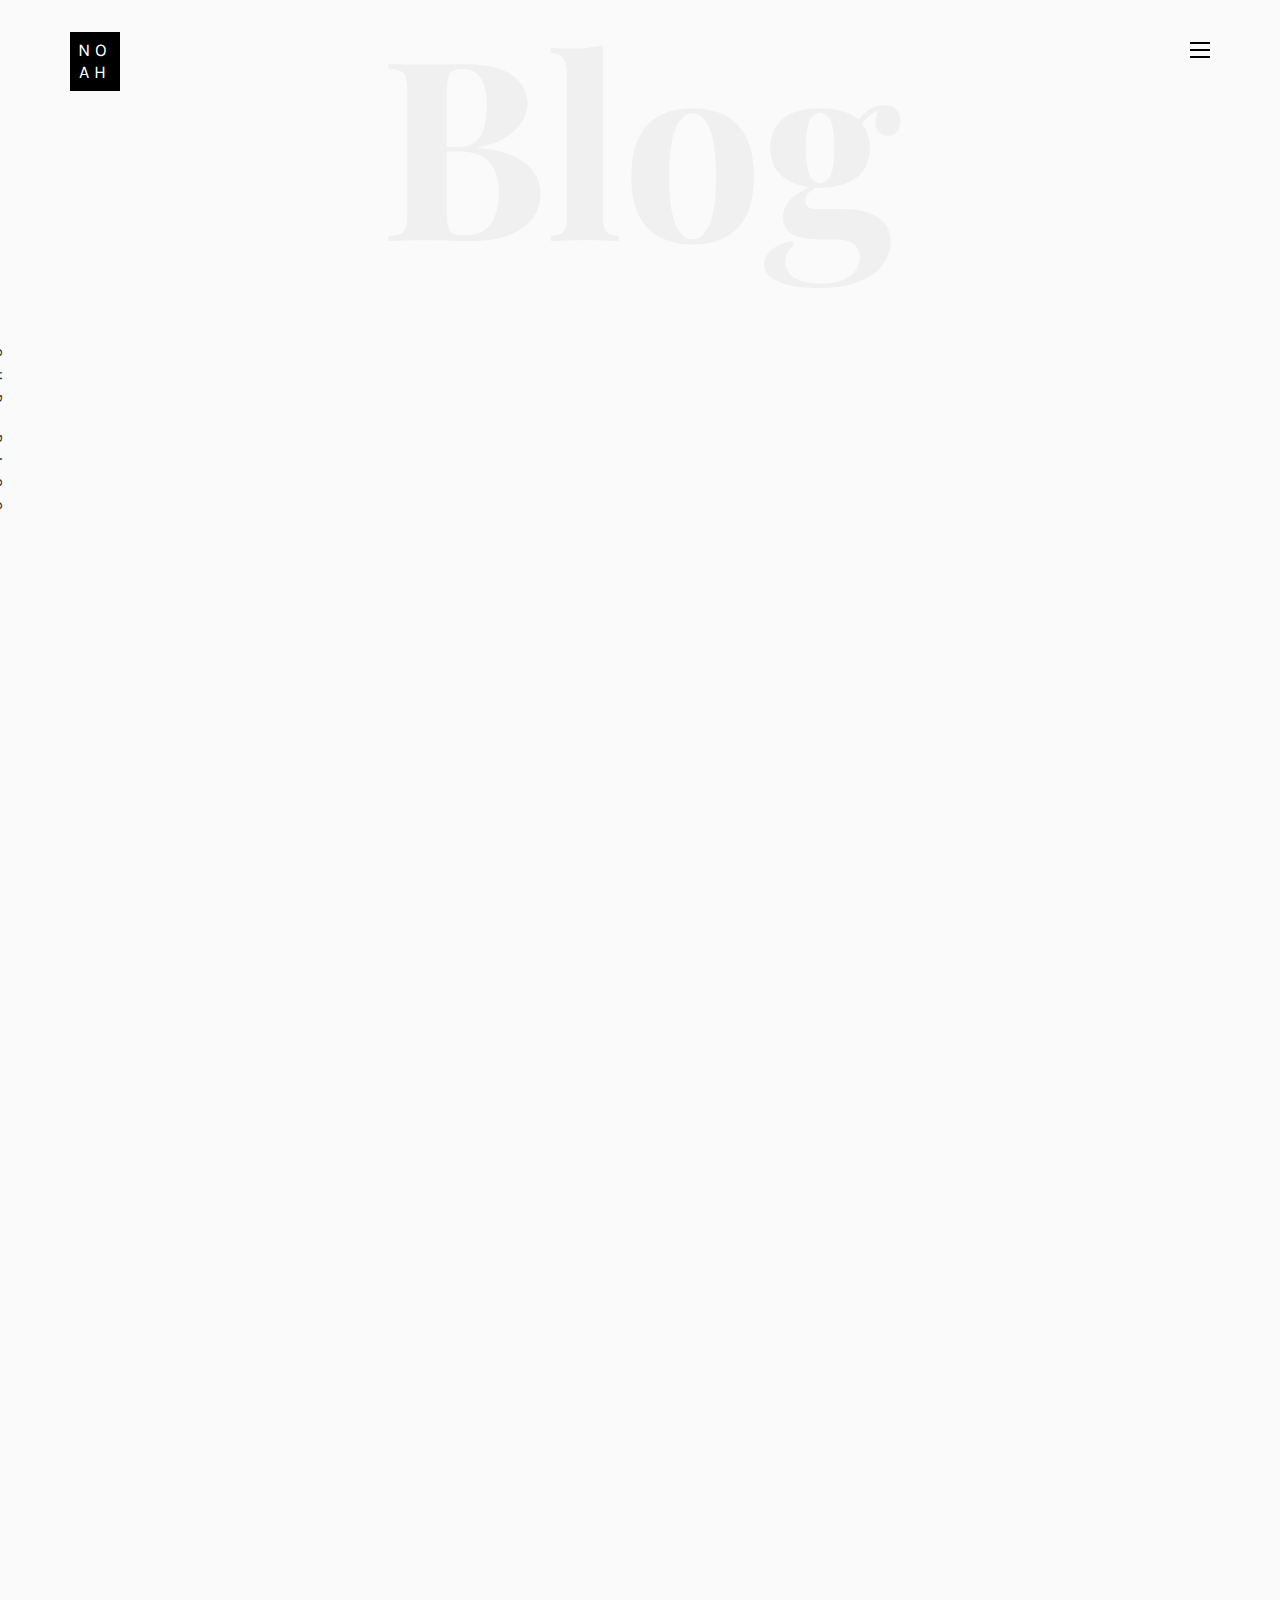
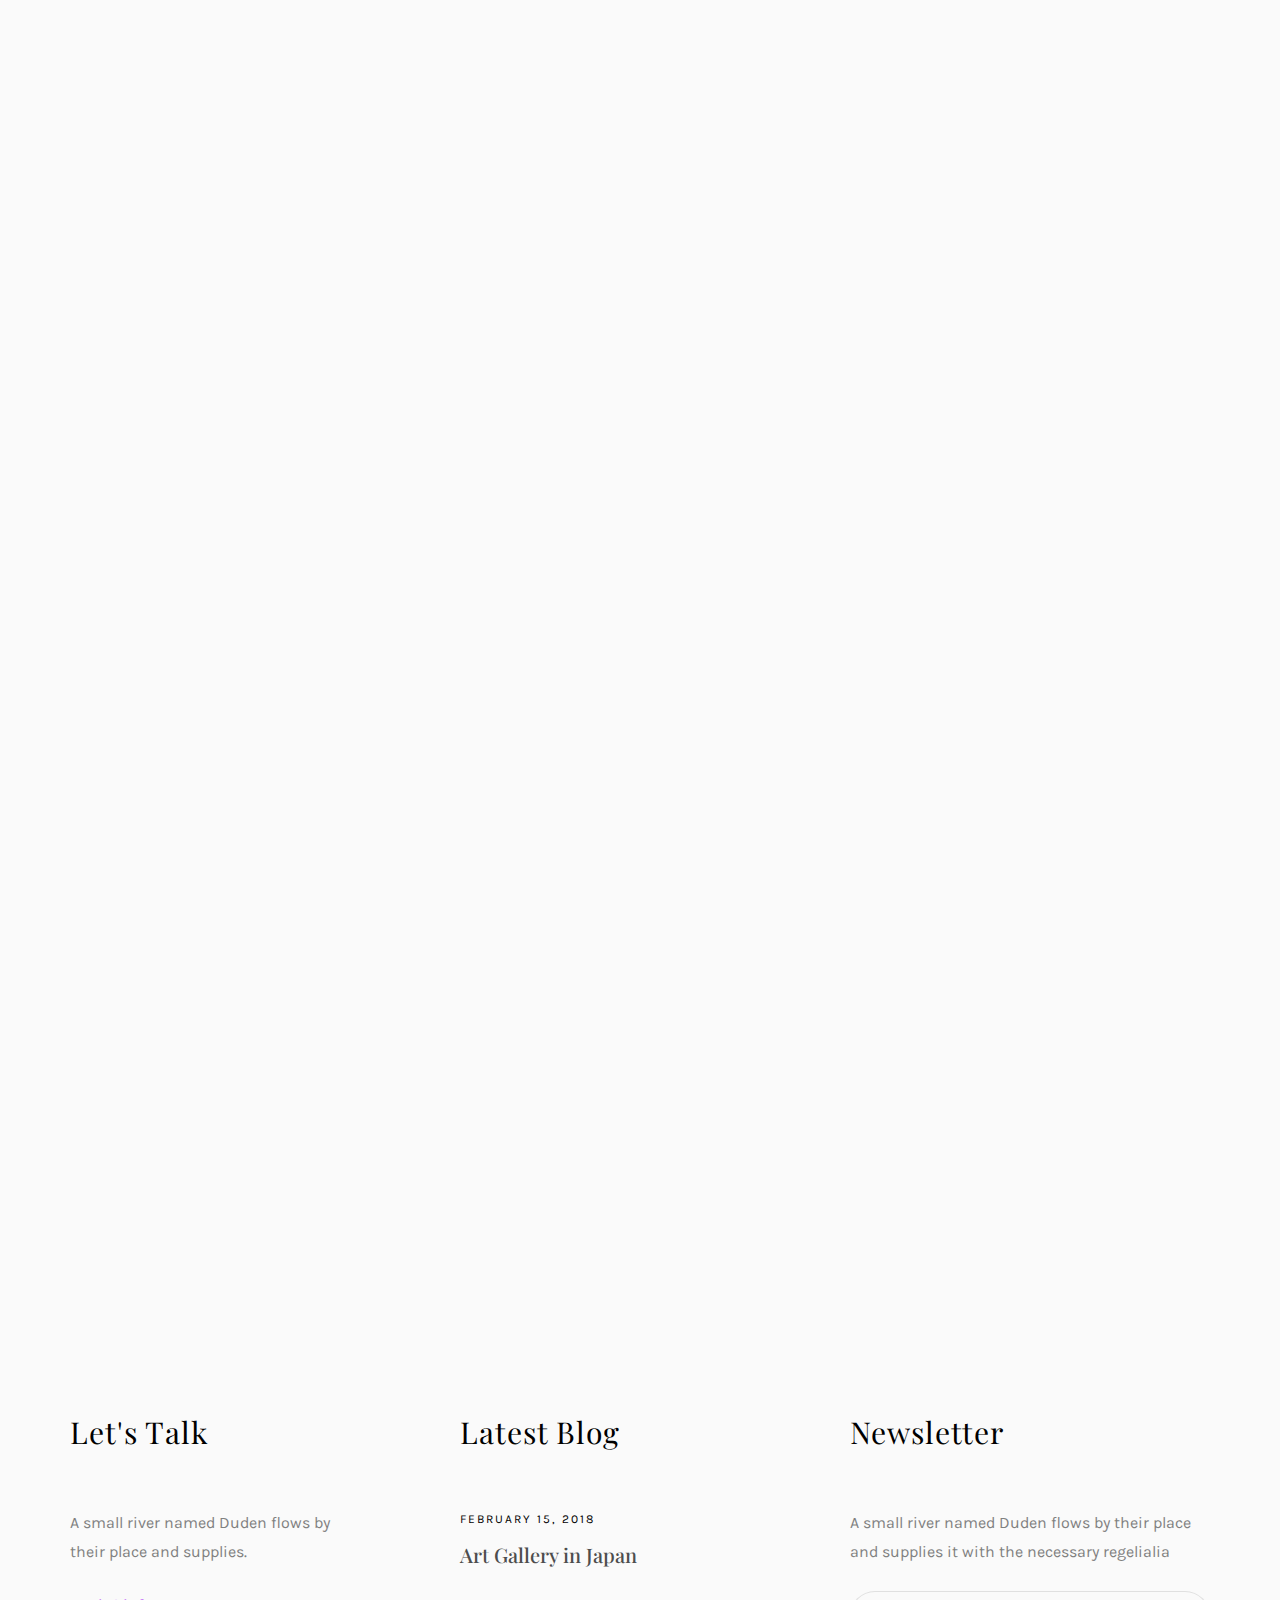
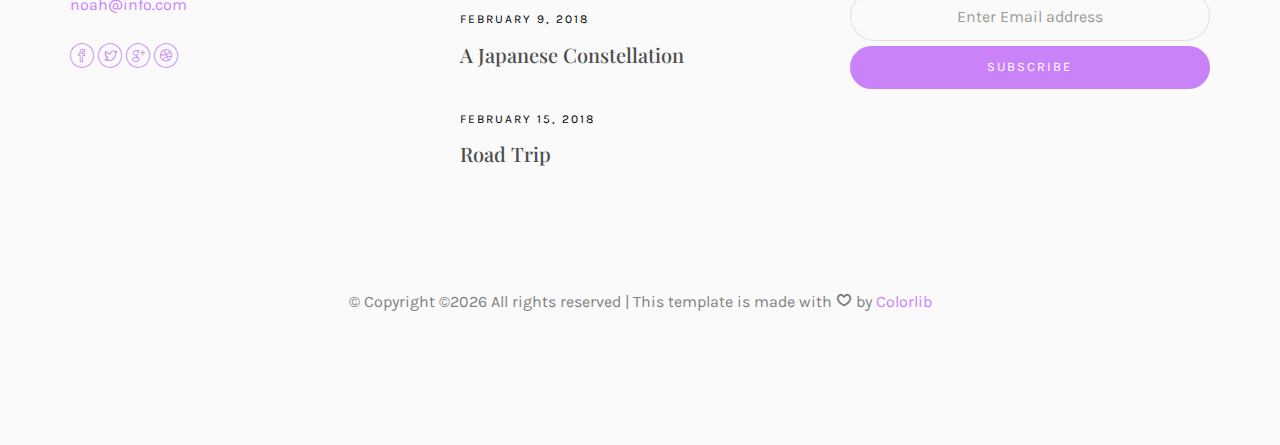
<file: blog.html>
<!DOCTYPE HTML>
<html>
	<head>
	<meta charset="utf-8">
	<meta http-equiv="X-UA-Compatible" content="IE=edge">
	<title>Noah Template</title>
	<meta name="viewport" content="width=device-width, initial-scale=1">
	<meta name="description" content="" />
	<meta name="keywords" content="" />
	<meta name="author" content="" />

  <!-- Facebook and Twitter integration -->
	<meta property="og:title" content=""/>
	<meta property="og:image" content=""/>
	<meta property="og:url" content=""/>
	<meta property="og:site_name" content=""/>
	<meta property="og:description" content=""/>
	<meta name="twitter:title" content="" />
	<meta name="twitter:image" content="" />
	<meta name="twitter:url" content="" />
	<meta name="twitter:card" content="" />

	<!-- Place favicon.ico and apple-touch-icon.png in the root directory -->
	<link rel="shortcut icon" href="favicon.ico">

	<link href="https://fonts.googleapis.com/css?family=Karla:400,700" rel="stylesheet">
	<link href="https://fonts.googleapis.com/css?family=Playfair+Display:400,400i,700" rel="stylesheet">
	
	<!-- Animate.css -->
	<link rel="stylesheet" href="css/animate.css">
	<!-- Icomoon Icon Fonts-->
	<link rel="stylesheet" href="css/icomoon.css">
	<!-- Bootstrap  -->
	<link rel="stylesheet" href="css/bootstrap.css">
	<!-- Owl Carousel -->
	<link rel="stylesheet" href="css/owl.carousel.min.css">
	<link rel="stylesheet" href="css/owl.theme.default.min.css">
	<!-- Magnific Popup -->
	<link rel="stylesheet" href="css/magnific-popup.css">

	<link rel="stylesheet" href="css/style.css">


	<!-- Modernizr JS -->
	<script src="js/modernizr-2.6.2.min.js"></script>
	<!-- FOR IE9 below -->
	<!--[if lt IE 9]>
	<script src="js/respond.min.js"></script>
	<![endif]-->

	</head>
	<body>

	<nav id="colorlib-main-nav" role="navigation">
		<a href="#" class="js-colorlib-nav-toggle colorlib-nav-toggle active"><i></i></a>
		<div class="js-fullheight colorlib-table">
			<div class="colorlib-table-cell js-fullheight">
				<div class="row">
					<div class="col-md-12">
						<div class="form-group">
							<input type="text" class="form-control" id="search" placeholder="Enter any key to search...">
							<button type="submit" class="btn btn-primary"><i class="icon-search3"></i></button>
						</div>
					</div>
				</div>
				<div class="row">
					<div class="col-md-12">
						<ul>
							<li><a href="index.html">Home</a></li>
							<li><a href="services.html">Services</a></li>
							<li><a href="work.html">Work</a></li>
							<li class="active"><a href="blog.html">Blog</a></li>
							<li><a href="about.html">About</a></li>
							<li><a href="contact.html">Contact</a></li>
						</ul>
					</div>
				</div>
				<div class="row">
					<div class="col-md-12">
						<h2 class="head-title">Works</h2>
						<a href="images/work-1.jpg" class="gallery image-popup-link text-center" style="background-image: url(images/work-1.jpg);">
							<span><i class="icon-search3"></i></span>
						</a>
						<a href="images/work-2.jpg" class="gallery image-popup-link text-center" style="background-image: url(images/work-2.jpg);">
							<span><i class="icon-search3"></i></span>
						</a>
						<a href="images/work-3.jpg" class="gallery image-popup-link text-center" style="background-image: url(images/work-3.jpg);">
							<span><i class="icon-search3"></i></span>
						</a>
						<a href="images/work-4.jpg" class="gallery image-popup-link text-center" style="background-image: url(images/work-4.jpg);">
							<span><i class="icon-search3"></i></span>
						</a>
					</div>
				</div>
			</div>
		</div>
	</nav>
	
	<div id="colorlib-page">
		<header>
			<div class="container">
				<div class="row">
					<div class="col-md-12">
						<div class="colorlib-navbar-brand">
							<a class="colorlib-logo" href="index.html"><span>No</span><span>ah</span></a>
						</div>
						<a href="#" class="js-colorlib-nav-toggle colorlib-nav-toggle"><i></i></a>
					</div>
				</div>
			</div>
		</header>
		
		<div id="colorlib-blog">
			<div class="container">
				<div class="row text-center">
					<h2 class="bold">Blog</h2>
				</div>
				<div class="row">
					<div class="col-md-12 col-md-offset-0 text-center animate-box intro-heading">
						<span>Blog</span>
						<h2>Read Our Case</h2>
					</div>
				</div>
				<div class="row">
					<div class="col-md-12">
						<div class="rotate">
							<h2 class="heading">Our Blog</h2>
						</div>
					</div>
				</div>
				<div class="row">
					<div class="col-md-4">
						<div class="article animate-box">
							<a href="blog.html" class="blog-img">
								<img class="img-responsive" src="images/img-1.jpg" alt="html5 bootstrap by colorlib.com">
								<div class="overlay"></div>
								<div class="link">
									<span class="read">Read more</h2>
								</div>
							</a>
							<div class="desc">
								<span class="meta">15, Feb 2018</span>
								<h2><a href="blog.html">A Japanese Constellation</a></h2>
								<p>When she reached the first hills of the Italic Mountains, she had a last view back on the skyline of her hometown Bookmarksgrove</p>
							</div>
						</div>

						<div class="article animate-box">
							<a href="blog.html" class="blog-img">
								<img class="img-responsive" src="images/img-4.jpg" alt="html5 bootstrap by colorlib.com">
								<div class="overlay"></div>
								<div class="link">
									<span class="read">Read more</h2>
								</div>
							</a>
							<div class="desc">
								<span class="meta">15, Feb 2018</span>
								<h2><a href="blog.html">A Japanese Constellation</a></h2>
								<p>When she reached the first hills of the Italic Mountains, she had a last view back on the skyline of her hometown Bookmarksgrove</p>
							</div>
						</div>

						<div class="article animate-box">
							<a href="blog.html" class="blog-img">
								<img class="img-responsive" src="images/img-7.jpg" alt="html5 bootstrap by colorlib.com">
								<div class="overlay"></div>
								<div class="link">
									<span class="read">Read more</h2>
								</div>
							</a>
							<div class="desc">
								<span class="meta">15, Feb 2018</span>
								<h2><a href="blog.html">A Japanese Constellation</a></h2>
								<p>When she reached the first hills of the Italic Mountains, she had a last view back on the skyline of her hometown Bookmarksgrove</p>
							</div>
						</div>
					</div>


					<div class="col-md-4">
						<div class="article animate-box">
							<a href="blog.html" class="blog-img">
								<img class="img-responsive" src="images/img-2.jpg" alt="html5 bootstrap by colorlib.com">
								<div class="overlay"></div>
								<div class="link">
									<span class="read">Read more</h2>
								</div>
							</a>
							<div class="desc">
								<span class="meta">15, Feb 2018</span>
								<h2><a href="blog.html">A Japanese Constellation</a></h2>
								<p>When she reached the first hills of the Italic Mountains, she had a last view back on the skyline of her hometown Bookmarksgrove</p>
							</div>
						</div>
						
						<div class="article animate-box">
							<a href="blog.html" class="blog-img">
								<img class="img-responsive" src="images/img-5.jpg" alt="html5 bootstrap by colorlib.com">
								<div class="overlay"></div>
								<div class="link">
									<span class="read">Read more</h2>
								</div>
							</a>
							<div class="desc">
								<span class="meta">15, Feb 2018</span>
								<h2><a href="blog.html">A Japanese Constellation</a></h2>
								<p>When she reached the first hills of the Italic Mountains, she had a last view back on the skyline of her hometown Bookmarksgrove</p>
							</div>
						</div>

						<div class="article animate-box">
							<a href="blog.html" class="blog-img">
								<img class="img-responsive" src="images/img-8.jpg" alt="html5 bootstrap by colorlib.com">
								<div class="overlay"></div>
								<div class="link">
									<span class="read">Read more</h2>
								</div>
							</a>
							<div class="desc">
								<span class="meta">15, Feb 2018</span>
								<h2><a href="blog.html">A Japanese Constellation</a></h2>
								<p>When she reached the first hills of the Italic Mountains, she had a last view back on the skyline of her hometown Bookmarksgrove</p>
							</div>
						</div>
					</div>


					<div class="col-md-4">
						<div class="article animate-box">
							<a href="blog.html" class="blog-img">
								<img class="img-responsive" src="images/img-3.jpg" alt="html5 bootstrap by colorlib.com">
								<div class="overlay"></div>
								<div class="link">
									<span class="read">Read more</h2>
								</div>
							</a>
							<div class="desc">
								<span class="meta">15, Feb 2018</span>
								<h2><a href="blog.html">A Japanese Constellation</a></h2>
								<p>When she reached the first hills of the Italic Mountains, she had a last view back on the skyline of her hometown Bookmarksgrove</p>
							</div>
						</div>

						<div class="article animate-box">
							<a href="blog.html" class="blog-img">
								<img class="img-responsive" src="images/img-6.jpg" alt="html5 bootstrap by colorlib.com">
								<div class="overlay"></div>
								<div class="link">
									<span class="read">Read more</h2>
								</div>
							</a>
							<div class="desc">
								<span class="meta">15, Feb 2018</span>
								<h2><a href="blog.html">A Japanese Constellation</a></h2>
								<p>When she reached the first hills of the Italic Mountains, she had a last view back on the skyline of her hometown Bookmarksgrove</p>
							</div>
						</div>

						<div class="article animate-box">
							<a href="blog.html" class="blog-img">
								<img class="img-responsive" src="images/img-9.jpg" alt="html5 bootstrap by colorlib.com">
								<div class="overlay"></div>
								<div class="link">
									<span class="read">Read more</h2>
								</div>
							</a>
							<div class="desc">
								<span class="meta">15, Feb 2018</span>
								<h2><a href="blog.html">A Japanese Constellation</a></h2>
								<p>When she reached the first hills of the Italic Mountains, she had a last view back on the skyline of her hometown Bookmarksgrove</p>
							</div>
						</div>
					</div>
				</div>
			</div>
		</div>


		<footer>
			<div id="footer">
				<div class="container">
					<div class="row">
						<div class="col-md-4 col-pb-sm">
							<div class="row">
								<div class="col-md-10">
									<h2>Let's Talk</h2>
									<p>A small river named Duden flows by their place and supplies.</p>
									<p><a href="#">noah@info.com</a></p>
									<p class="colorlib-social-icons">
										<a href="#"><i class="icon-facebook4"></i></a>
										<a href="#"><i class="icon-twitter3"></i></a>
										<a href="#"><i class="icon-googleplus"></i></a>
										<a href="#"><i class="icon-dribbble2"></i></a>
									</p>
								</div>
							</div>
						</div>
						<div class="col-md-4 col-pb-sm">
							<h2>Latest Blog</h2>
							<div class="f-entry">
								<a href="#" class="featured-img" style="background-image: url(images/img-1.jpg);"></a>
								<div class="desc">
									<span>February 15, 2018</span>
									<h3><a href="#">Art Gallery in Japan</a></h3>
								</div>
							</div>
							<div class="f-entry">
								<a href="#" class="featured-img" style="background-image: url(images/img-2.jpg);"></a>
								<div class="desc">
									<span>February 9, 2018</span>
									<h3><a href="#">A Japanese Constellation</a></h3>
								</div>
							</div>
							<div class="f-entry">
								<a href="#" class="featured-img" style="background-image: url(images/img-3.jpg);"></a>
								<div class="desc">
									<span>February 15, 2018</span>
									<h3><a href="#">Road Trip</a></h3>
								</div>
							</div>
						</div>
						<div class="col-md-4 col-pb-sm">
							<h2>Newsletter</h2>
							<p>A small river named Duden flows by their place and supplies it with the necessary regelialia</p>
							<div class="subscribe text-center">
								<div class="form-group">
									<input type="text" class="form-control text-center" placeholder="Enter Email address">
									<input type="submit" value="Subscribe" class="btn btn-primary btn-custom">
								</div>
							</div>
						</div>
					</div>
					<div class="row">
						<div class="col-md-12 text-center">
							<p>
								&copy; <!-- Link back to Colorlib can't be removed. Template is licensed under CC BY 3.0. -->
Copyright &copy;<script>document.write(new Date().getFullYear());</script> All rights reserved | This template is made with <i class="icon-heart4" aria-hidden="true"></i> by <a href="https://colorlib.com" target="_blank">Colorlib</a>
<!-- Link back to Colorlib can't be removed. Template is licensed under CC BY 3.0. -->
							</p>
						</div>
					</div>
				</div>
			</div>
		</footer>
	
	</div>

	<!-- jQuery -->
	<script src="js/jquery.min.js"></script>
	<!-- jQuery Easing -->
	<script src="js/jquery.easing.1.3.js"></script>
	<!-- Bootstrap -->
	<script src="js/bootstrap.min.js"></script>
	<!-- Waypoints -->
	<script src="js/jquery.waypoints.min.js"></script>
	<!-- Owl Carousel -->
	<script src="js/owl.carousel.min.js"></script>
	<!-- Magnific Popup -->
	<script src="js/jquery.magnific-popup.min.js"></script>
	<script src="js/magnific-popup-options.js"></script>

	<!-- Main JS (Do not remove) -->
	<script src="js/main.js"></script>

	</body>
</html>
</file>
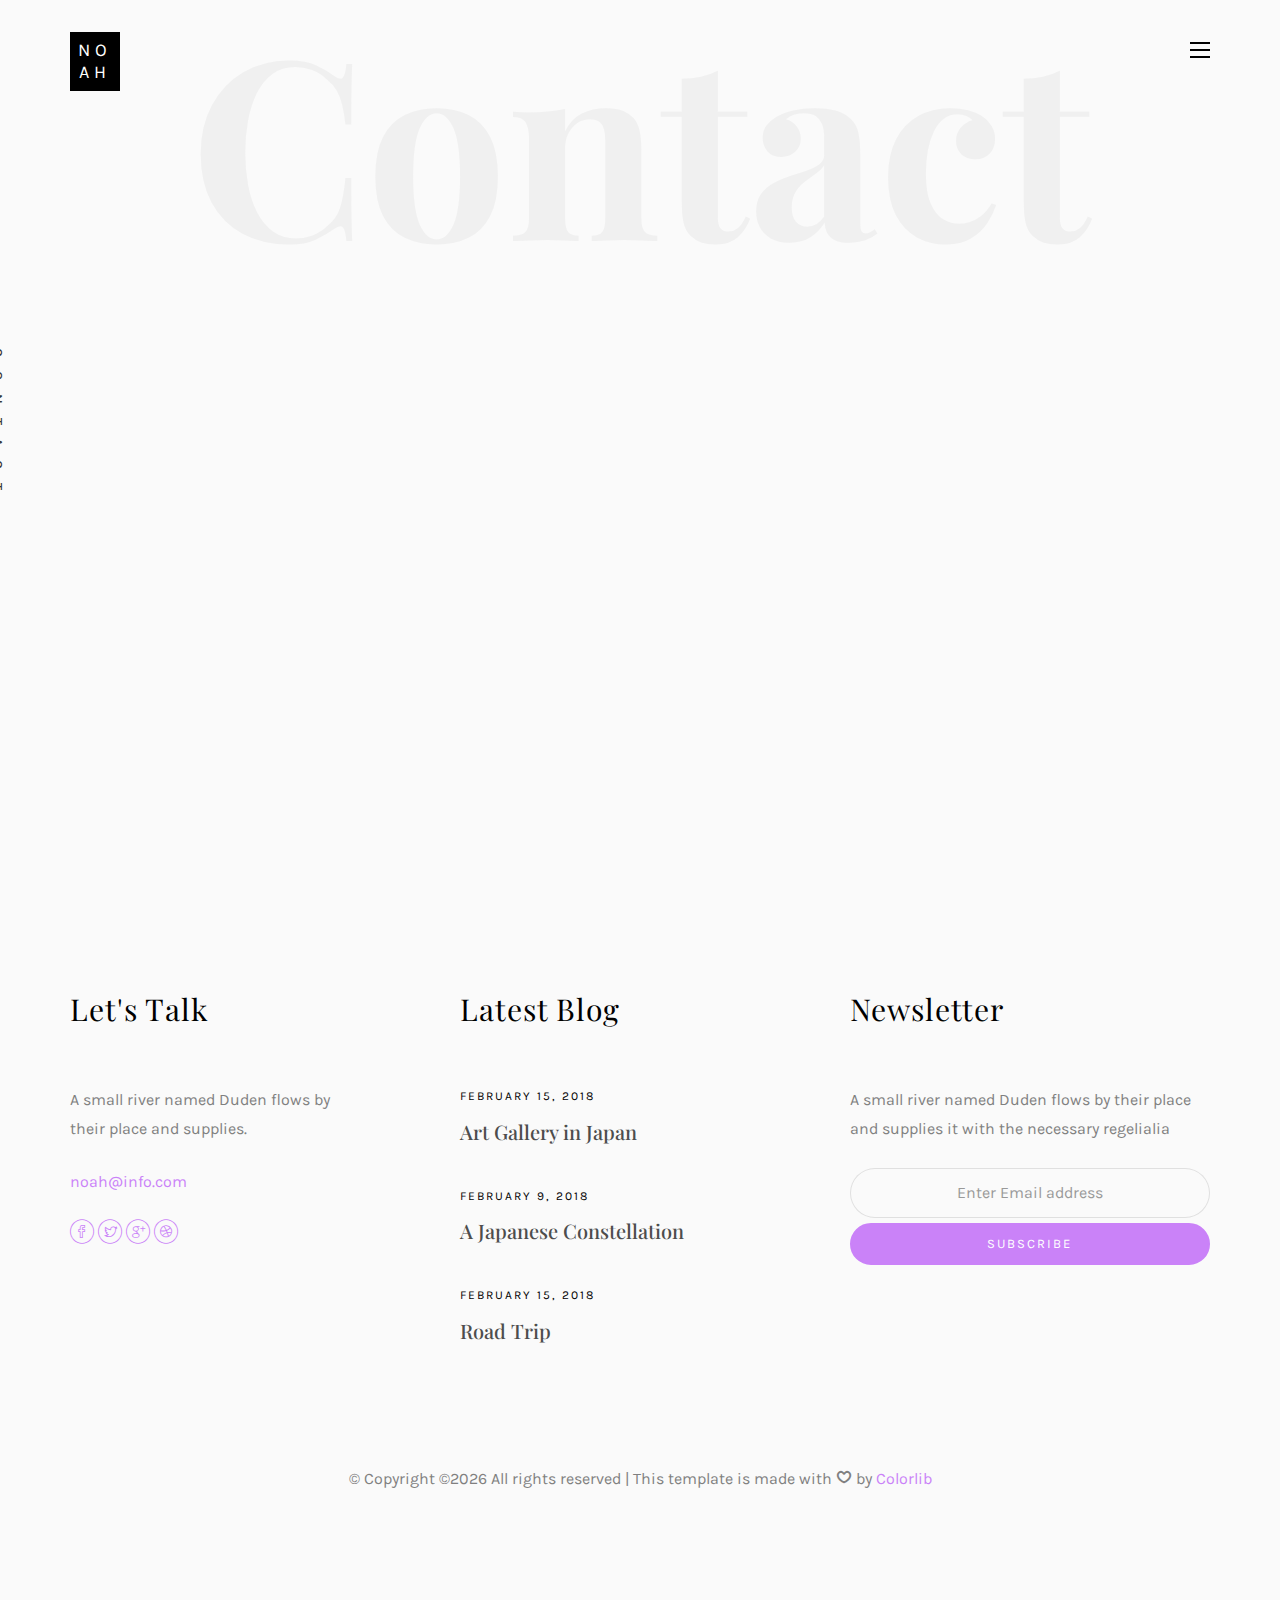
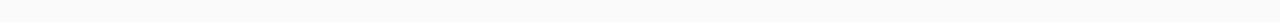
<file: contact.html>
<!DOCTYPE HTML>
<html>
	<head>
	<meta charset="utf-8">
	<meta http-equiv="X-UA-Compatible" content="IE=edge">
	<title>Noah Template</title>
	<meta name="viewport" content="width=device-width, initial-scale=1">
	<meta name="description" content="" />
	<meta name="keywords" content="" />
	<meta name="author" content="" />

  <!-- Facebook and Twitter integration -->
	<meta property="og:title" content=""/>
	<meta property="og:image" content=""/>
	<meta property="og:url" content=""/>
	<meta property="og:site_name" content=""/>
	<meta property="og:description" content=""/>
	<meta name="twitter:title" content="" />
	<meta name="twitter:image" content="" />
	<meta name="twitter:url" content="" />
	<meta name="twitter:card" content="" />

	<!-- Place favicon.ico and apple-touch-icon.png in the root directory -->
	<link rel="shortcut icon" href="favicon.ico">

	<link href="https://fonts.googleapis.com/css?family=Karla:400,700" rel="stylesheet">
	<link href="https://fonts.googleapis.com/css?family=Playfair+Display:400,400i,700" rel="stylesheet">
	
	<!-- Animate.css -->
	<link rel="stylesheet" href="css/animate.css">
	<!-- Icomoon Icon Fonts-->
	<link rel="stylesheet" href="css/icomoon.css">
	<!-- Bootstrap  -->
	<link rel="stylesheet" href="css/bootstrap.css">
	<!-- Owl Carousel -->
	<link rel="stylesheet" href="css/owl.carousel.min.css">
	<link rel="stylesheet" href="css/owl.theme.default.min.css">
	<!-- Magnific Popup -->
	<link rel="stylesheet" href="css/magnific-popup.css">

	<link rel="stylesheet" href="css/style.css">


	<!-- Modernizr JS -->
	<script src="js/modernizr-2.6.2.min.js"></script>
	<!-- FOR IE9 below -->
	<!--[if lt IE 9]>
	<script src="js/respond.min.js"></script>
	<![endif]-->

	</head>
	<body>

	<nav id="colorlib-main-nav" role="navigation">
		<a href="#" class="js-colorlib-nav-toggle colorlib-nav-toggle active"><i></i></a>
		<div class="js-fullheight colorlib-table">
			<div class="colorlib-table-cell js-fullheight">
				<div class="row">
					<div class="col-md-12">
						<div class="form-group">
							<input type="text" class="form-control" id="search" placeholder="Enter any key to search...">
							<button type="submit" class="btn btn-primary"><i class="icon-search3"></i></button>
						</div>
					</div>
				</div>
				<div class="row">
					<div class="col-md-12">
						<ul>
							<li><a href="index.html">Home</a></li>
							<li><a href="services.html">Services</a></li>
							<li><a href="work.html">Work</a></li>
							<li><a href="blog.html">Blog</a></li>
							<li><a href="about.html">About</a></li>
							<li class="active"><a href="contact.html">Contact</a></li>
						</ul>
					</div>
				</div>
				<div class="row">
					<div class="col-md-12">
						<h2 class="head-title">Works</h2>
						<a href="images/work-1.jpg" class="gallery image-popup-link text-center" style="background-image: url(images/work-1.jpg);">
							<span><i class="icon-search3"></i></span>
						</a>
						<a href="images/work-2.jpg" class="gallery image-popup-link text-center" style="background-image: url(images/work-2.jpg);">
							<span><i class="icon-search3"></i></span>
						</a>
						<a href="images/work-3.jpg" class="gallery image-popup-link text-center" style="background-image: url(images/work-3.jpg);">
							<span><i class="icon-search3"></i></span>
						</a>
						<a href="images/work-4.jpg" class="gallery image-popup-link text-center" style="background-image: url(images/work-4.jpg);">
							<span><i class="icon-search3"></i></span>
						</a>
					</div>
				</div>
			</div>
		</div>
	</nav>
	
	<div id="colorlib-page">
		<header>
			<div class="container">
				<div class="row">
					<div class="col-md-12">
						<div class="colorlib-navbar-brand">
							<a class="colorlib-logo" href="index.html"><span>No</span><span>ah</span></a>
						</div>
						<a href="#" class="js-colorlib-nav-toggle colorlib-nav-toggle"><i></i></a>
					</div>
				</div>
			</div>
		</header>
		
		<div id="colorlib-contact">
			<div class="container">
				<div class="row text-center">
					<h2 class="bold">Contact</h2>
				</div>
				<div class="row">
					<div class="col-md-12 col-md-offset-0 text-center animate-box intro-heading">
						<span>Contact</span>
						<h2>Contact Me</h2>
					</div>
				</div>
				<div class="row">
					<div class="col-md-12">
						<div class="rotate">
							<h2 class="heading">Contact</h2>
						</div>
					</div>
				</div>
				<div class="row">
					<div class="col-md-12 col-md-offset-0">
						<div class="row">
							<div class="col-md-4 animate-box">
								<h3>My Address</h3>
								<ul class="contact-info">
									<li><span><i class="icon-map5"></i></span>88 West 21th Street, Suite 721 New York NY 10016</li>
									<li><span><i class="icon-phone4"></i></span>+ 1235 2355 98</li>
									<li><span><i class="icon-envelope2"></i></span><a href="#">info@yoursite.com</a></li>
									<li><span><i class="icon-globe3"></i></span><a href="#">www.yoursite.com</a></li>
								</ul>
							</div>
							<div class="col-md-7 col-md-push-1 animate-box">
								<div class="row">
									<div class="col-md-12">
										<div class="form-group">
											<textarea name="" class="form-control" id="" cols="30" rows="7" placeholder="Message"></textarea>
										</div>
									</div>
									<div class="col-md-6">
										<div class="form-group">
											<input type="text" class="form-control" placeholder="Name">
										</div>
									</div>
									<div class="col-md-6">
										<div class="form-group">
											<input type="text" class="form-control" placeholder="Email">
										</div>
									</div>
									<div class="col-md-12">
										<div class="form-group">
											<input type="submit" value="Send Message" class="btn btn-primary">
										</div>
									</div>
								</div>
							</div>
						</div>
					</div>
				</div>
			</div>
		</div>

		<footer>
			<div id="footer">
				<div class="container">
					<div class="row">
						<div class="col-md-4 col-pb-sm">
							<div class="row">
								<div class="col-md-10">
									<h2>Let's Talk</h2>
									<p>A small river named Duden flows by their place and supplies.</p>
									<p><a href="#">noah@info.com</a></p>
									<p class="colorlib-social-icons">
										<a href="#"><i class="icon-facebook4"></i></a>
										<a href="#"><i class="icon-twitter3"></i></a>
										<a href="#"><i class="icon-googleplus"></i></a>
										<a href="#"><i class="icon-dribbble2"></i></a>
									</p>
								</div>
							</div>
						</div>
						<div class="col-md-4 col-pb-sm">
							<h2>Latest Blog</h2>
							<div class="f-entry">
								<a href="#" class="featured-img" style="background-image: url(images/img-1.jpg);"></a>
								<div class="desc">
									<span>February 15, 2018</span>
									<h3><a href="#">Art Gallery in Japan</a></h3>
								</div>
							</div>
							<div class="f-entry">
								<a href="#" class="featured-img" style="background-image: url(images/img-2.jpg);"></a>
								<div class="desc">
									<span>February 9, 2018</span>
									<h3><a href="#">A Japanese Constellation</a></h3>
								</div>
							</div>
							<div class="f-entry">
								<a href="#" class="featured-img" style="background-image: url(images/img-3.jpg);"></a>
								<div class="desc">
									<span>February 15, 2018</span>
									<h3><a href="#">Road Trip</a></h3>
								</div>
							</div>
						</div>
						<div class="col-md-4 col-pb-sm">
							<h2>Newsletter</h2>
							<p>A small river named Duden flows by their place and supplies it with the necessary regelialia</p>
							<div class="subscribe text-center">
								<div class="form-group">
									<input type="text" class="form-control text-center" placeholder="Enter Email address">
									<input type="submit" value="Subscribe" class="btn btn-primary btn-custom">
								</div>
							</div>
						</div>
					</div>
					<div class="row">
						<div class="col-md-12 text-center">
							<p>
								&copy; <!-- Link back to Colorlib can't be removed. Template is licensed under CC BY 3.0. -->
Copyright &copy;<script>document.write(new Date().getFullYear());</script> All rights reserved | This template is made with <i class="icon-heart4" aria-hidden="true"></i> by <a href="https://colorlib.com" target="_blank">Colorlib</a>
<!-- Link back to Colorlib can't be removed. Template is licensed under CC BY 3.0. -->
							</p>
						</div>
					</div>
				</div>
			</div>
		</footer>
	
	</div>

	<!-- jQuery -->
	<script src="js/jquery.min.js"></script>
	<!-- jQuery Easing -->
	<script src="js/jquery.easing.1.3.js"></script>
	<!-- Bootstrap -->
	<script src="js/bootstrap.min.js"></script>
	<!-- Waypoints -->
	<script src="js/jquery.waypoints.min.js"></script>
	<!-- Owl Carousel -->
	<script src="js/owl.carousel.min.js"></script>
	<!-- Magnific Popup -->
	<script src="js/jquery.magnific-popup.min.js"></script>
	<script src="js/magnific-popup-options.js"></script>

	<!-- Main JS (Do not remove) -->
	<script src="js/main.js"></script>

	</body>
</html>
</file>
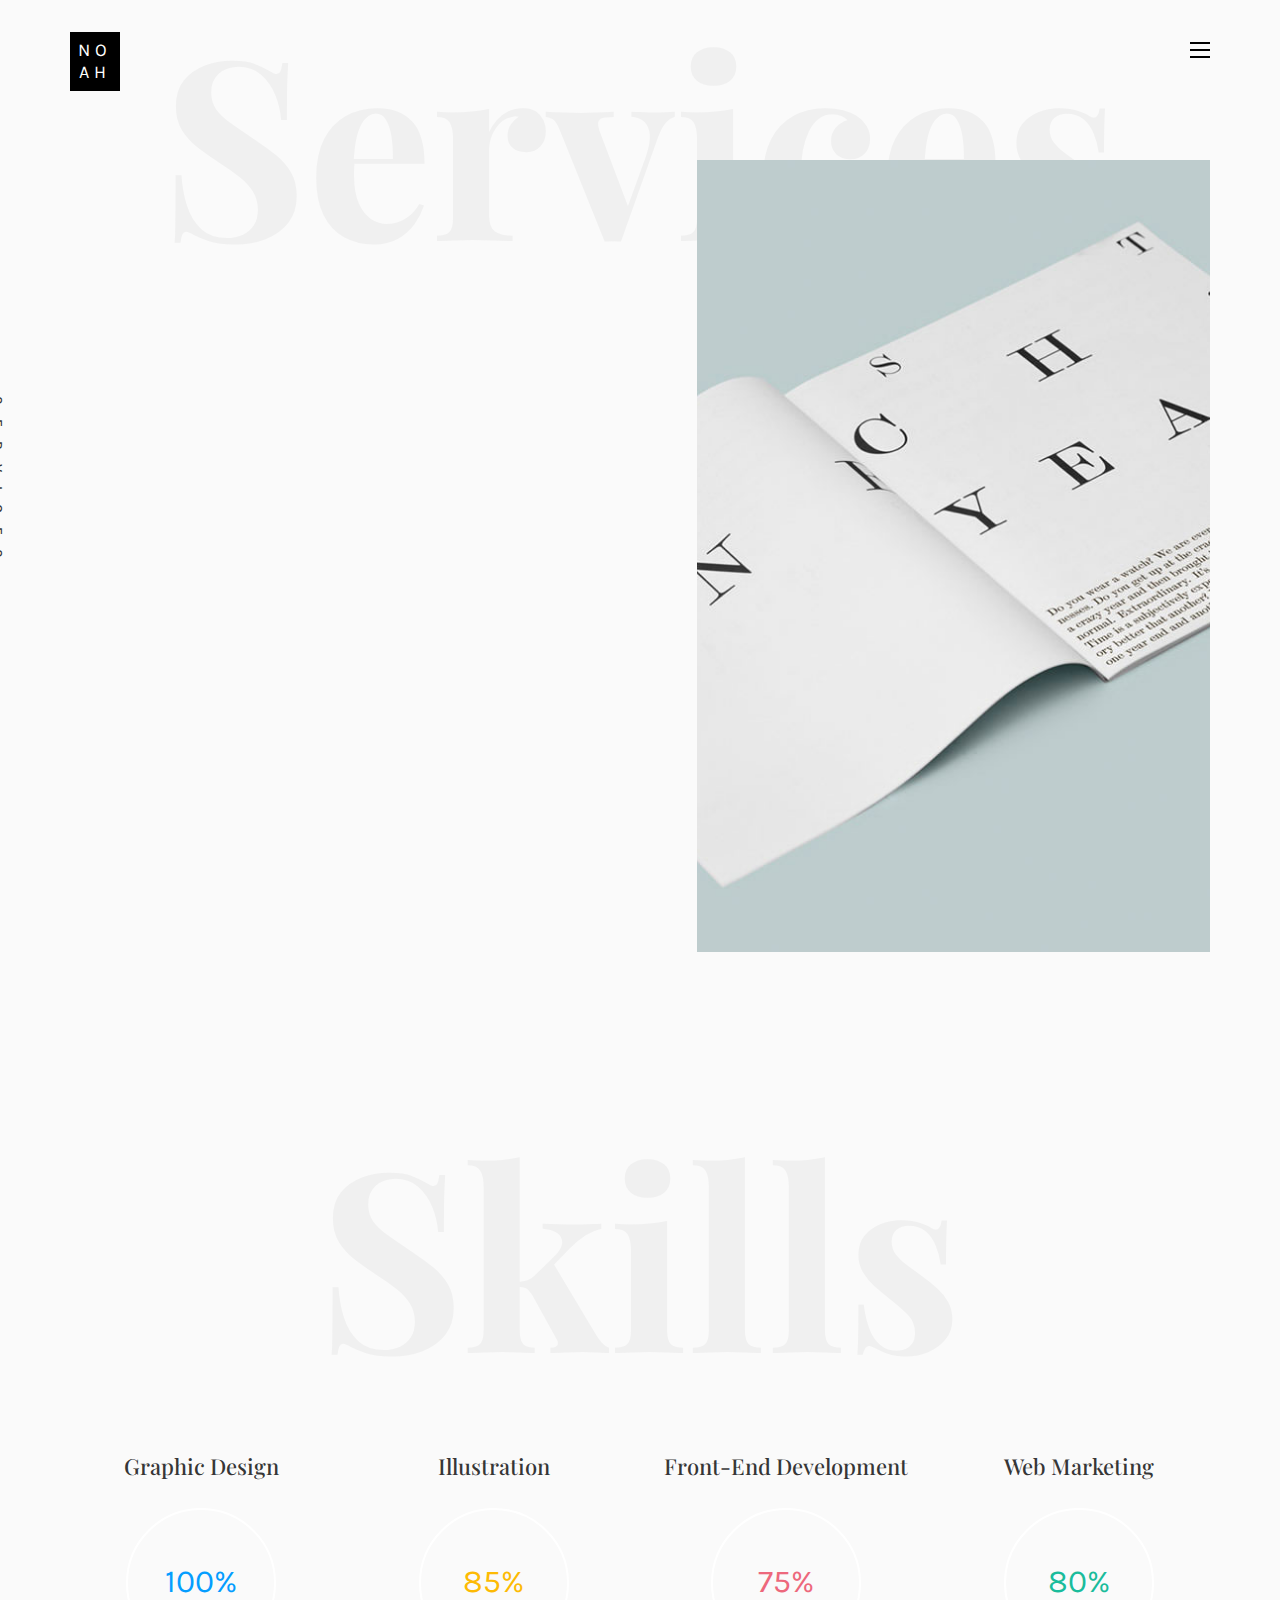
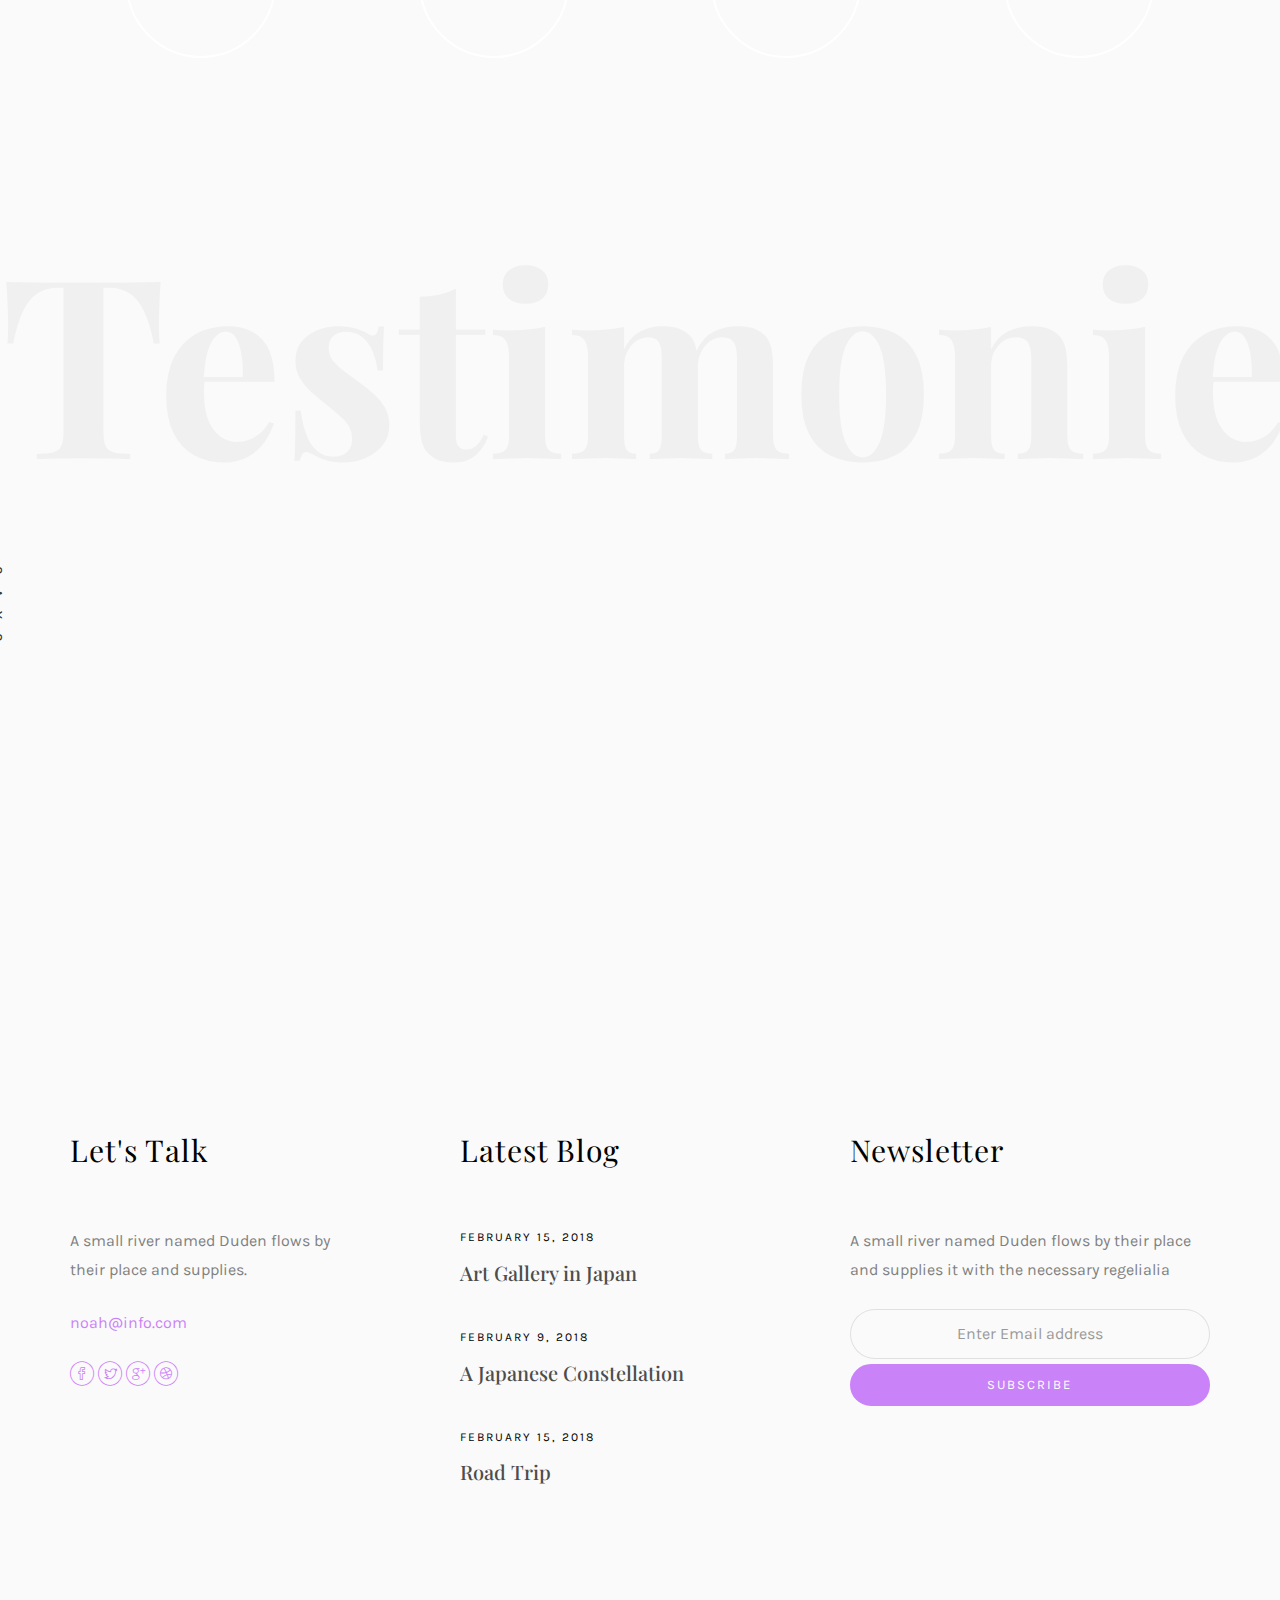
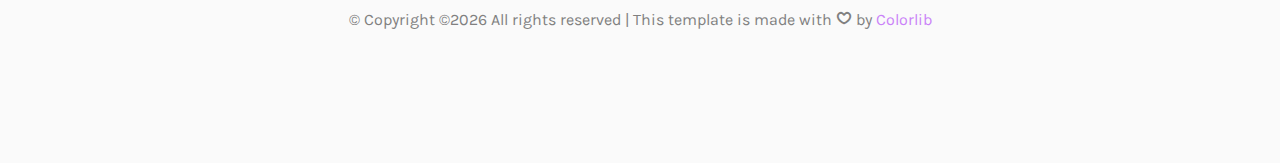
<file: services.html>
<!DOCTYPE HTML>
<html>
	<head>
	<meta charset="utf-8">
	<meta http-equiv="X-UA-Compatible" content="IE=edge">
	<title>Noah Template</title>
	<meta name="viewport" content="width=device-width, initial-scale=1">
	<meta name="description" content="" />
	<meta name="keywords" content="" />
	<meta name="author" content="" />

  <!-- Facebook and Twitter integration -->
	<meta property="og:title" content=""/>
	<meta property="og:image" content=""/>
	<meta property="og:url" content=""/>
	<meta property="og:site_name" content=""/>
	<meta property="og:description" content=""/>
	<meta name="twitter:title" content="" />
	<meta name="twitter:image" content="" />
	<meta name="twitter:url" content="" />
	<meta name="twitter:card" content="" />

	<!-- Place favicon.ico and apple-touch-icon.png in the root directory -->
	<link rel="shortcut icon" href="favicon.ico">

	<link href="https://fonts.googleapis.com/css?family=Karla:400,700" rel="stylesheet">
	<link href="https://fonts.googleapis.com/css?family=Playfair+Display:400,400i,700" rel="stylesheet">
	
	<!-- Animate.css -->
	<link rel="stylesheet" href="css/animate.css">
	<!-- Icomoon Icon Fonts-->
	<link rel="stylesheet" href="css/icomoon.css">
	<!-- Bootstrap  -->
	<link rel="stylesheet" href="css/bootstrap.css">
	<!-- Owl Carousel -->
	<link rel="stylesheet" href="css/owl.carousel.min.css">
	<link rel="stylesheet" href="css/owl.theme.default.min.css">
	<!-- Magnific Popup -->
	<link rel="stylesheet" href="css/magnific-popup.css">

	<link rel="stylesheet" href="css/style.css">


	<!-- Modernizr JS -->
	<script src="js/modernizr-2.6.2.min.js"></script>
	<!-- FOR IE9 below -->
	<!--[if lt IE 9]>
	<script src="js/respond.min.js"></script>
	<![endif]-->

	</head>
	<body>

	<nav id="colorlib-main-nav" role="navigation">
		<a href="#" class="js-colorlib-nav-toggle colorlib-nav-toggle active"><i></i></a>
		<div class="js-fullheight colorlib-table">
			<div class="colorlib-table-cell js-fullheight">
				<div class="row">
					<div class="col-md-12">
						<div class="form-group">
							<input type="text" class="form-control" id="search" placeholder="Enter any key to search...">
							<button type="submit" class="btn btn-primary"><i class="icon-search3"></i></button>
						</div>
					</div>
				</div>
				<div class="row">
					<div class="col-md-12">
						<ul>
							<li><a href="index.html">Home</a></li>
							<li class="active"><a href="services.html">Services</a></li>
							<li><a href="work.html">Work</a></li>
							<li><a href="blog.html">Blog</a></li>
							<li><a href="about.html">About</a></li>
							<li><a href="contact.html">Contact</a></li>
						</ul>
					</div>
				</div>
				<div class="row">
					<div class="col-md-12">
						<h2 class="head-title">Works</h2>
						<a href="images/work-1.jpg" class="gallery image-popup-link text-center" style="background-image: url(images/work-1.jpg);">
							<span><i class="icon-search3"></i></span>
						</a>
						<a href="images/work-2.jpg" class="gallery image-popup-link text-center" style="background-image: url(images/work-2.jpg);">
							<span><i class="icon-search3"></i></span>
						</a>
						<a href="images/work-3.jpg" class="gallery image-popup-link text-center" style="background-image: url(images/work-3.jpg);">
							<span><i class="icon-search3"></i></span>
						</a>
						<a href="images/work-4.jpg" class="gallery image-popup-link text-center" style="background-image: url(images/work-4.jpg);">
							<span><i class="icon-search3"></i></span>
						</a>
					</div>
				</div>
			</div>
		</div>
	</nav>
	
	<div id="colorlib-page">
		<header>
			<div class="container">
				<div class="row">
					<div class="col-md-12">
						<div class="colorlib-navbar-brand">
							<a class="colorlib-logo" href="index.html"><span>No</span><span>ah</span></a>
						</div>
						<a href="#" class="js-colorlib-nav-toggle colorlib-nav-toggle"><i></i></a>
					</div>
				</div>
			</div>
		</header>
		<div id="colorlib-services">
			<div class="container">
				<div class="row text-center">
					<h2 class="bold">Services</h2>
				</div>
				<div class="row">
					<div class="col-md-12">
						<div class="services-flex">
							<div class="one-third">
								<div class="row">
									<div class="col-md-12 col-md-offset-0 animate-box intro-heading">
										<span>My Services</span>
										<h2>Here Are Some of My Skills</h2>
									</div>
								</div>
								<div class="row">
									<div class="col-md-12">
										<div class="rotate">
											<h2 class="heading">Services</h2>
										</div>
									</div>
									<div class="col-md-6">
										<div class="services animate-box">
											<h3>1 - Graphic Design</h3>
											<ul>
												<li>UI Design</li>
												<li>Website &amp; Digital Design</li>
												<li>Brading &amp; Visual Identity</li>
												<li>Print Design</li>
											</ul>
										</div>
										<div class="services animate-box">
											<h3>3 - Front End Development</h3>
											<ul>
												<li>HTML / CSS</li>
												<li>JS &amp; Jquery Startup</li>
												<li>WordPress</li>
												<li>Jomla</li>
											</ul>
										</div>
									</div>
									<div class="col-md-6">
										<div class="services animate-box">
											<h3>2 - Illustration</h3>
											<ul>
												<li>Editorial</li>
												<li>Narrative</li>
												<li>Motion Graphics</li>
												<li>Animation</li>
												<li>Visual Effects</li>
											</ul>
										</div>
										<div class="services animate-box">
											<h3>4 - Web Marketing</h3>
											<ul>
												<li>Sales Marketing</li>
												<li>Invoice</li>
												<li>eCommerce</li>
											</ul>
										</div>
									</div>
								</div>
							</div>
							<div class="one-forth services-img" style="background-image: url(images/services-img.jpg);">
							</div>
						</div>
					</div>
				</div>
			</div>
		</div>

		<div id="colorlib-progress">
			<div class="container">
				<div class="row text-center">
					<h2 class="bold">Skills</h2>
				</div>
				<div class="row">
					<div class="col-md-12 col-md-offset-0 text-center animate-box intro-heading">
						<span>Skills</span>
						<h2>My Skills</h2>
					</div>
				</div>
				<div class="row">
			      <div class="col-md-3 col-sm-6 text-center">
			      	<h2 class="progress-head">Graphic Design</h2>
		            <div class="progress blue">
		                <span class="progress-left">
		                    <span class="progress-bar"></span>
		                </span>
		                <span class="progress-right">
		                    <span class="progress-bar"></span>
		                </span>
		                <div class="progress-value">100%</div>
		            </div>
		         </div>
			 
		         <div class="col-md-3 col-sm-6 text-center">
		         	<h2 class="progress-head">Illustration</h2>
		            <div class="progress yellow">
		                <span class="progress-left">
		                    <span class="progress-bar"></span>
		                </span>
		                <span class="progress-right">
		                    <span class="progress-bar"></span>
		                </span>
		                <div class="progress-value">85%</div>
		            </div>
		         </div>

		         <div class="col-md-3 col-sm-6 text-center">
		         	<h2 class="progress-head">Front-End Development</h2>
		            <div class="progress pink">
		                <span class="progress-left">
		                    <span class="progress-bar"></span>
		                </span>
		                <span class="progress-right">
		                    <span class="progress-bar"></span>
		                </span>
		                <div class="progress-value">75%</div>
		            </div>
		         </div>

		         <div class="col-md-3 col-sm-6 text-center">
		         	<h2 class="progress-head">Web Marketing</h2>
		            <div class="progress green">
		                <span class="progress-left">
		                    <span class="progress-bar"></span>
		                </span>
		                <span class="progress-right">
		                    <span class="progress-bar"></span>
		                </span>
		                <div class="progress-value">80%</div>
		            </div>
		         </div>
			   </div>
			</div>
		</div>

		<div id="colorlib-testimony">
			<div class="container">
				<div class="row text-center">
					<h2 class="bold">Testimonies</h2>
				</div>
				<div class="row">
					<div class="col-md-12 col-md-offset-0 text-center animate-box intro-heading">
						<span>Testimonies</span>
						<h2>Clients Says</h2>
					</div>
				</div>
				<div class="row">
					<div class="col-md-12">
						<div class="rotate">
							<h2 class="heading">Says</h2>
						</div>
					</div>
				</div>
				<div class="row animate-box">
					<div class="owl-carousel">
						<div class="item">
							<div class="col-md-12 text-center">
								<div class="testimony">
									<blockquote>
										<p>"A small river named Duden flows by their place and supplies it with the necessary regelialia.</p>
										<span>" &mdash; George Brooks</span>
									</blockquote>
								</div>
							</div>
						</div>
						<div class="item">
							<div class="col-md-12 text-center">
								<div class="testimony">
									<blockquote>
										<p>"Even the all-powerful Pointing has no control about the blind texts it is an almost unorthographic life One day however a small line of blind text by the name of Lorem Ipsum decided to leave for the far World of Grammar.</p>
										<span>" &mdash; Daniel Foster</span>
									</blockquote>
								</div>
							</div>
						</div>
						<div class="item">
							<div class="col-md-12 text-center">
								<div class="testimony">
									<blockquote>
										<p>"When she reached the first hills of the Italic Mountains, she had a last view back on the skyline of her hometown Bookmarksgrove</p>
										<span>" &mdash; Liam Jenkins</span>
									</blockquote>
								</div>
							</div>
						</div>
					</div>
				</div>
			</div>
		</div>

		<footer>
			<div id="footer">
				<div class="container">
					<div class="row">
						<div class="col-md-4 col-pb-sm">
							<div class="row">
								<div class="col-md-10">
									<h2>Let's Talk</h2>
									<p>A small river named Duden flows by their place and supplies.</p>
									<p><a href="#">noah@info.com</a></p>
									<p class="colorlib-social-icons">
										<a href="#"><i class="icon-facebook4"></i></a>
										<a href="#"><i class="icon-twitter3"></i></a>
										<a href="#"><i class="icon-googleplus"></i></a>
										<a href="#"><i class="icon-dribbble2"></i></a>
									</p>
								</div>
							</div>
						</div>
						<div class="col-md-4 col-pb-sm">
							<h2>Latest Blog</h2>
							<div class="f-entry">
								<a href="#" class="featured-img" style="background-image: url(images/img-1.jpg);"></a>
								<div class="desc">
									<span>February 15, 2018</span>
									<h3><a href="#">Art Gallery in Japan</a></h3>
								</div>
							</div>
							<div class="f-entry">
								<a href="#" class="featured-img" style="background-image: url(images/img-2.jpg);"></a>
								<div class="desc">
									<span>February 9, 2018</span>
									<h3><a href="#">A Japanese Constellation</a></h3>
								</div>
							</div>
							<div class="f-entry">
								<a href="#" class="featured-img" style="background-image: url(images/img-3.jpg);"></a>
								<div class="desc">
									<span>February 15, 2018</span>
									<h3><a href="#">Road Trip</a></h3>
								</div>
							</div>
						</div>
						<div class="col-md-4 col-pb-sm">
							<h2>Newsletter</h2>
							<p>A small river named Duden flows by their place and supplies it with the necessary regelialia</p>
							<div class="subscribe text-center">
								<div class="form-group">
									<input type="text" class="form-control text-center" placeholder="Enter Email address">
									<input type="submit" value="Subscribe" class="btn btn-primary btn-custom">
								</div>
							</div>
						</div>
					</div>
					<div class="row">
						<div class="col-md-12 text-center">
							<p>
								&copy; <!-- Link back to Colorlib can't be removed. Template is licensed under CC BY 3.0. -->
Copyright &copy;<script>document.write(new Date().getFullYear());</script> All rights reserved | This template is made with <i class="icon-heart4" aria-hidden="true"></i> by <a href="https://colorlib.com" target="_blank">Colorlib</a>
<!-- Link back to Colorlib can't be removed. Template is licensed under CC BY 3.0. -->
							</p>
						</div>
					</div>
				</div>
			</div>
		</footer>
	
	</div>

	<!-- jQuery -->
	<script src="js/jquery.min.js"></script>
	<!-- jQuery Easing -->
	<script src="js/jquery.easing.1.3.js"></script>
	<!-- Bootstrap -->
	<script src="js/bootstrap.min.js"></script>
	<!-- Waypoints -->
	<script src="js/jquery.waypoints.min.js"></script>
	<!-- Owl Carousel -->
	<script src="js/owl.carousel.min.js"></script>
	<!-- Magnific Popup -->
	<script src="js/jquery.magnific-popup.min.js"></script>
	<script src="js/magnific-popup-options.js"></script>

	<!-- Main JS (Do not remove) -->
	<script src="js/main.js"></script>

	</body>
</html>
</file>
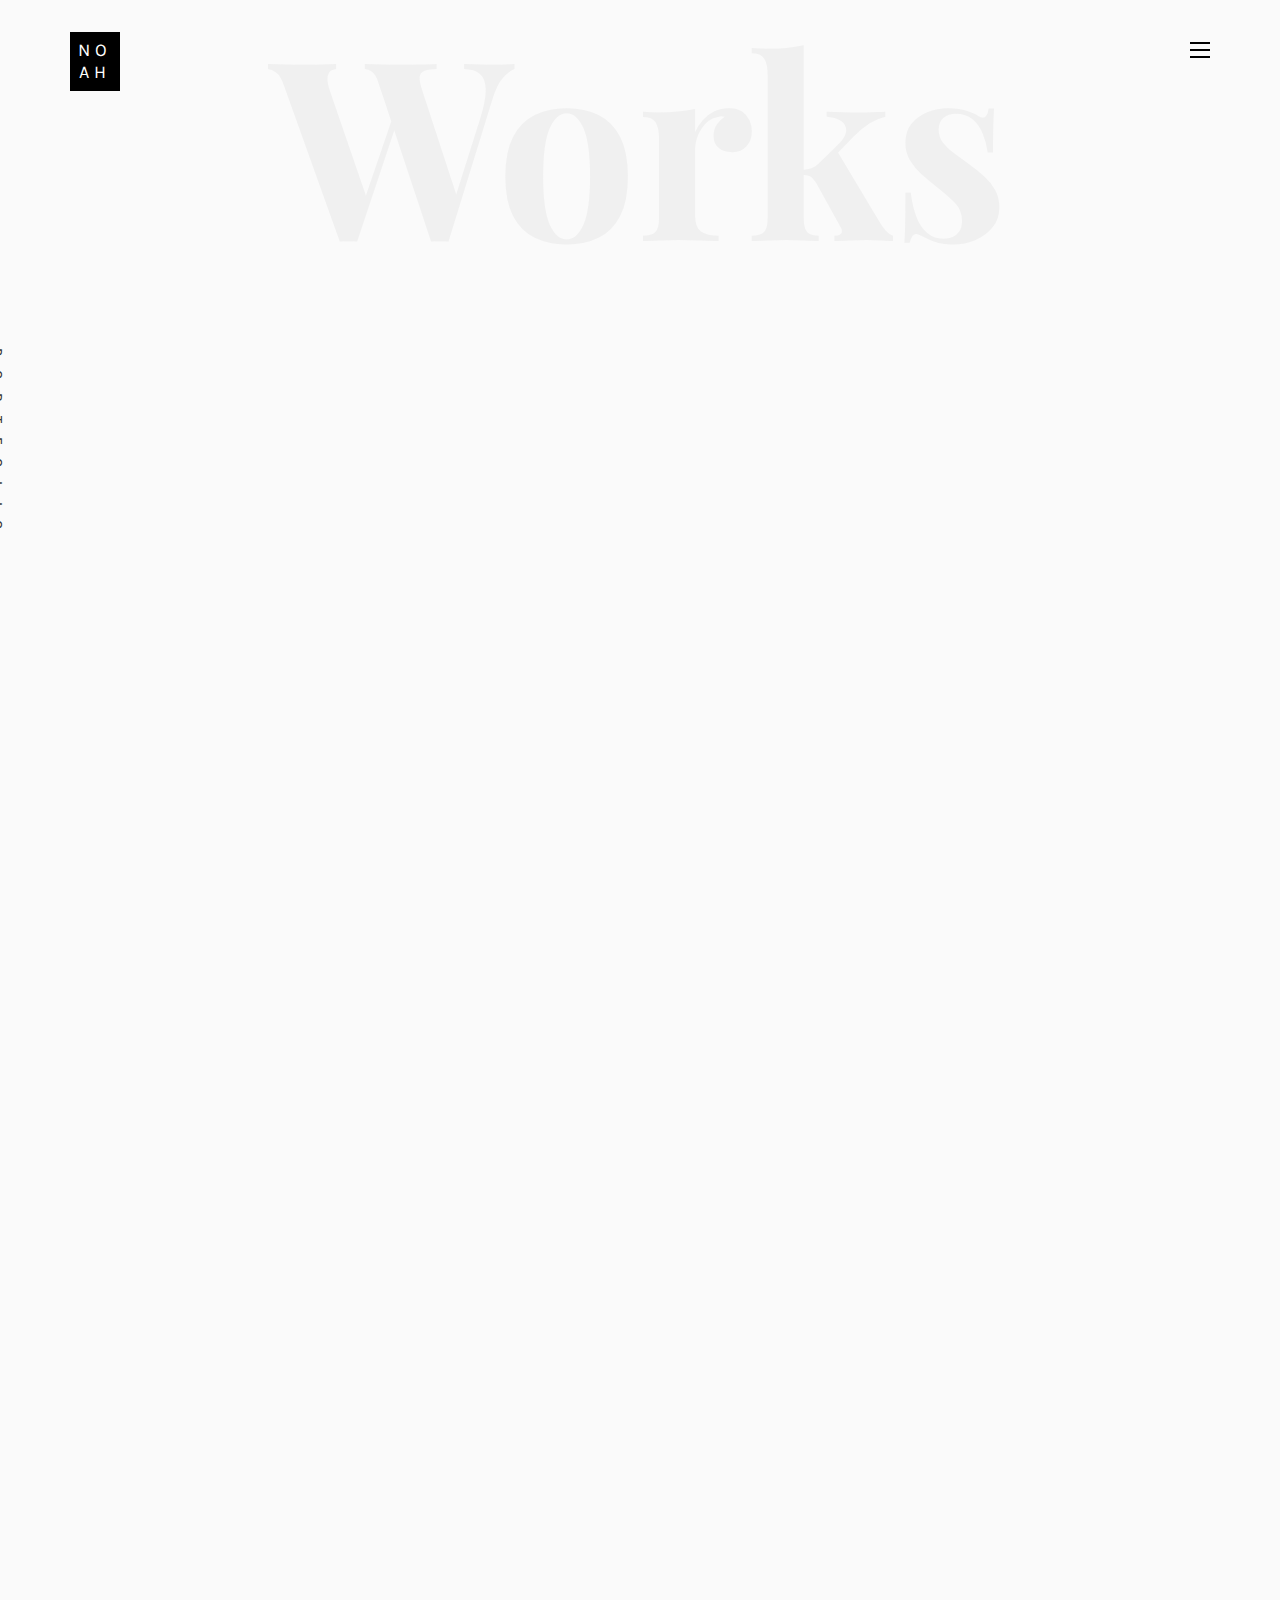
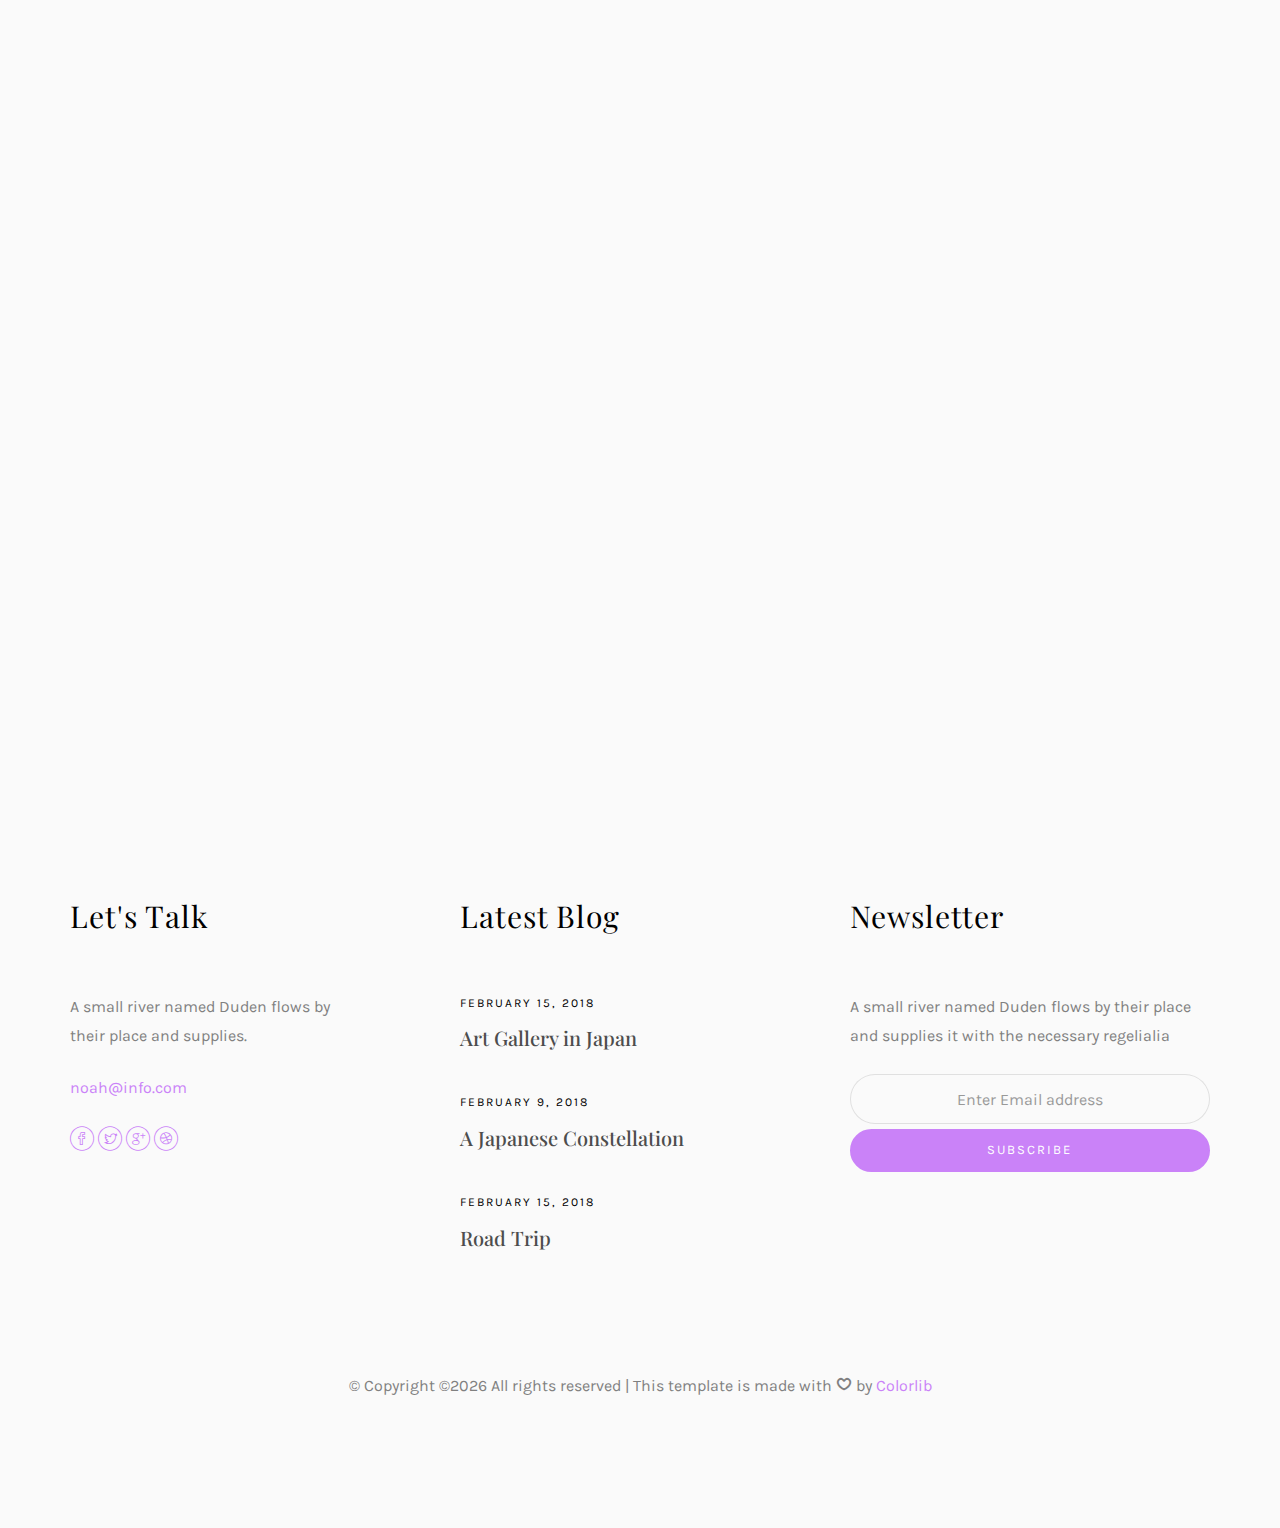
<file: work-single.html>
<!DOCTYPE HTML>
<html>
	<head>
	<meta charset="utf-8">
	<meta http-equiv="X-UA-Compatible" content="IE=edge">
	<title>Noah Template</title>
	<meta name="viewport" content="width=device-width, initial-scale=1">
	<meta name="description" content="" />
	<meta name="keywords" content="" />
	<meta name="author" content="" />

  <!-- Facebook and Twitter integration -->
	<meta property="og:title" content=""/>
	<meta property="og:image" content=""/>
	<meta property="og:url" content=""/>
	<meta property="og:site_name" content=""/>
	<meta property="og:description" content=""/>
	<meta name="twitter:title" content="" />
	<meta name="twitter:image" content="" />
	<meta name="twitter:url" content="" />
	<meta name="twitter:card" content="" />

	<!-- Place favicon.ico and apple-touch-icon.png in the root directory -->
	<link rel="shortcut icon" href="favicon.ico">

	<link href="https://fonts.googleapis.com/css?family=Karla:400,700" rel="stylesheet">
	<link href="https://fonts.googleapis.com/css?family=Playfair+Display:400,400i,700" rel="stylesheet">
	
	<!-- Animate.css -->
	<link rel="stylesheet" href="css/animate.css">
	<!-- Icomoon Icon Fonts-->
	<link rel="stylesheet" href="css/icomoon.css">
	<!-- Bootstrap  -->
	<link rel="stylesheet" href="css/bootstrap.css">
	<!-- Owl Carousel -->
	<link rel="stylesheet" href="css/owl.carousel.min.css">
	<link rel="stylesheet" href="css/owl.theme.default.min.css">
	<!-- Magnific Popup -->
	<link rel="stylesheet" href="css/magnific-popup.css">

	<link rel="stylesheet" href="css/style.css">


	<!-- Modernizr JS -->
	<script src="js/modernizr-2.6.2.min.js"></script>
	<!-- FOR IE9 below -->
	<!--[if lt IE 9]>
	<script src="js/respond.min.js"></script>
	<![endif]-->

	</head>
	<body>

	<nav id="colorlib-main-nav" role="navigation">
		<a href="#" class="js-colorlib-nav-toggle colorlib-nav-toggle active"><i></i></a>
		<div class="js-fullheight colorlib-table">
			<div class="colorlib-table-cell js-fullheight">
				<div class="row">
					<div class="col-md-12">
						<div class="form-group">
							<input type="text" class="form-control" id="search" placeholder="Enter any key to search...">
							<button type="submit" class="btn btn-primary"><i class="icon-search3"></i></button>
						</div>
					</div>
				</div>
				<div class="row">
					<div class="col-md-12">
						<ul>
							<li><a href="index.html">Home</a></li>
							<li><a href="services.html">Services</a></li>
							<li class="active"><a href="work.html">Work</a></li>
							<li><a href="blog.html">Blog</a></li>
							<li><a href="about.html">About</a></li>
							<li><a href="contact.html">Contact</a></li>
						</ul>
					</div>
				</div>
				<div class="row">
					<div class="col-md-12">
						<h2 class="head-title">Works</h2>
						<a href="images/work-1.jpg" class="gallery image-popup-link text-center" style="background-image: url(images/work-1.jpg);">
							<span><i class="icon-search3"></i></span>
						</a>
						<a href="images/work-2.jpg" class="gallery image-popup-link text-center" style="background-image: url(images/work-2.jpg);">
							<span><i class="icon-search3"></i></span>
						</a>
						<a href="images/work-3.jpg" class="gallery image-popup-link text-center" style="background-image: url(images/work-3.jpg);">
							<span><i class="icon-search3"></i></span>
						</a>
						<a href="images/work-4.jpg" class="gallery image-popup-link text-center" style="background-image: url(images/work-4.jpg);">
							<span><i class="icon-search3"></i></span>
						</a>
					</div>
				</div>
			</div>
		</div>
	</nav>
	
	<div id="colorlib-page">
		<header>
			<div class="container">
				<div class="row">
					<div class="col-md-12">
						<div class="colorlib-navbar-brand">
							<a class="colorlib-logo" href="index.html"><span>No</span><span>ah</span></a>
						</div>
						<a href="#" class="js-colorlib-nav-toggle colorlib-nav-toggle"><i></i></a>
					</div>
				</div>
			</div>
		</header>
		<div id="colorlib-work">
			<div class="container">
				<div class="row text-center">
					<h2 class="bold">Works</h2>
				</div>
				<div class="row">
					<div class="col-md-12 col-md-offset-0 text-center animate-box intro-heading">
						<span>Portfolio</span>
						<h2>Portfolio Single</h2>
					</div>
				</div>
				<div class="row">
					<div class="col-md-12">
						<div class="rotate">
							<h2 class="heading">Portfolio</h2>
						</div>
					</div>
				</div>
				<div class="row">
					<div class="col-md-12">
						<div class="work-entry animate-box">
							<a href="work.html" class="work-img" style="background-image: url(images/work-1.jpg);">
							</a>
							<div class="col-md-8 col-md-offset-2">
								<div class="desc">
									<h2>Pursuing Best</h2>
									<p>Far far away, behind the word mountains, far from the countries Vokalia and Consonantia, there live the blind texts. Separated they live in Bookmarksgrove right at the coast of the Semantics, a large language ocean.</p>
									<p>On her way she met a copy. The copy warned the Little Blind Text, that where it came from it would have been rewritten a thousand times and everything that was left from its origin would be the word "and" and the Little Blind Text should turn around and return to its own, safe country. But nothing the copy said could convince her and so it didn’t take long until a few insidious Copy Writers ambushed her, made her drunk with Longe and Parole and dragged her into their agency, where they abused her for their.</p>
									<img class="img-responsive" src="images/work-2.jpg" alt="html5 bootstrap template by colorlib.com"><br>
									<p>When she reached the first hills of the Italic Mountains, she had a last view back on the skyline of her hometown Bookmarksgrove, the headline of Alphabet Village and the subline of her own road, the Line Lane. Pityful a rethoric question ran over her cheek, then she continued her way.</p>
									<p class="read"><a href="#">Live Preview</a></p>
								</div>
							</div>
						</div>
					</div>
				</div>
			</div>
		</div>

		<footer>
			<div id="footer">
				<div class="container">
					<div class="row">
						<div class="col-md-4 col-pb-sm">
							<div class="row">
								<div class="col-md-10">
									<h2>Let's Talk</h2>
									<p>A small river named Duden flows by their place and supplies.</p>
									<p><a href="#">noah@info.com</a></p>
									<p class="colorlib-social-icons">
										<a href="#"><i class="icon-facebook4"></i></a>
										<a href="#"><i class="icon-twitter3"></i></a>
										<a href="#"><i class="icon-googleplus"></i></a>
										<a href="#"><i class="icon-dribbble2"></i></a>
									</p>
								</div>
							</div>
						</div>
						<div class="col-md-4 col-pb-sm">
							<h2>Latest Blog</h2>
							<div class="f-entry">
								<a href="#" class="featured-img" style="background-image: url(images/img-1.jpg);"></a>
								<div class="desc">
									<span>February 15, 2018</span>
									<h3><a href="#">Art Gallery in Japan</a></h3>
								</div>
							</div>
							<div class="f-entry">
								<a href="#" class="featured-img" style="background-image: url(images/img-2.jpg);"></a>
								<div class="desc">
									<span>February 9, 2018</span>
									<h3><a href="#">A Japanese Constellation</a></h3>
								</div>
							</div>
							<div class="f-entry">
								<a href="#" class="featured-img" style="background-image: url(images/img-3.jpg);"></a>
								<div class="desc">
									<span>February 15, 2018</span>
									<h3><a href="#">Road Trip</a></h3>
								</div>
							</div>
						</div>
						<div class="col-md-4 col-pb-sm">
							<h2>Newsletter</h2>
							<p>A small river named Duden flows by their place and supplies it with the necessary regelialia</p>
							<div class="subscribe text-center">
								<div class="form-group">
									<input type="text" class="form-control text-center" placeholder="Enter Email address">
									<input type="submit" value="Subscribe" class="btn btn-primary btn-custom">
								</div>
							</div>
						</div>
					</div>
					<div class="row">
						<div class="col-md-12 text-center">
							<p>
								&copy; <!-- Link back to Colorlib can't be removed. Template is licensed under CC BY 3.0. -->
Copyright &copy;<script>document.write(new Date().getFullYear());</script> All rights reserved | This template is made with <i class="icon-heart4" aria-hidden="true"></i> by <a href="https://colorlib.com" target="_blank">Colorlib</a>
<!-- Link back to Colorlib can't be removed. Template is licensed under CC BY 3.0. -->
							</p>
						</div>
					</div>
				</div>
			</div>
		</footer>
	
	</div>

	<!-- jQuery -->
	<script src="js/jquery.min.js"></script>
	<!-- jQuery Easing -->
	<script src="js/jquery.easing.1.3.js"></script>
	<!-- Bootstrap -->
	<script src="js/bootstrap.min.js"></script>
	<!-- Waypoints -->
	<script src="js/jquery.waypoints.min.js"></script>
	<!-- Owl Carousel -->
	<script src="js/owl.carousel.min.js"></script>
	<!-- Magnific Popup -->
	<script src="js/jquery.magnific-popup.min.js"></script>
	<script src="js/magnific-popup-options.js"></script>

	<!-- Main JS (Do not remove) -->
	<script src="js/main.js"></script>

	</body>
</html>
</file>
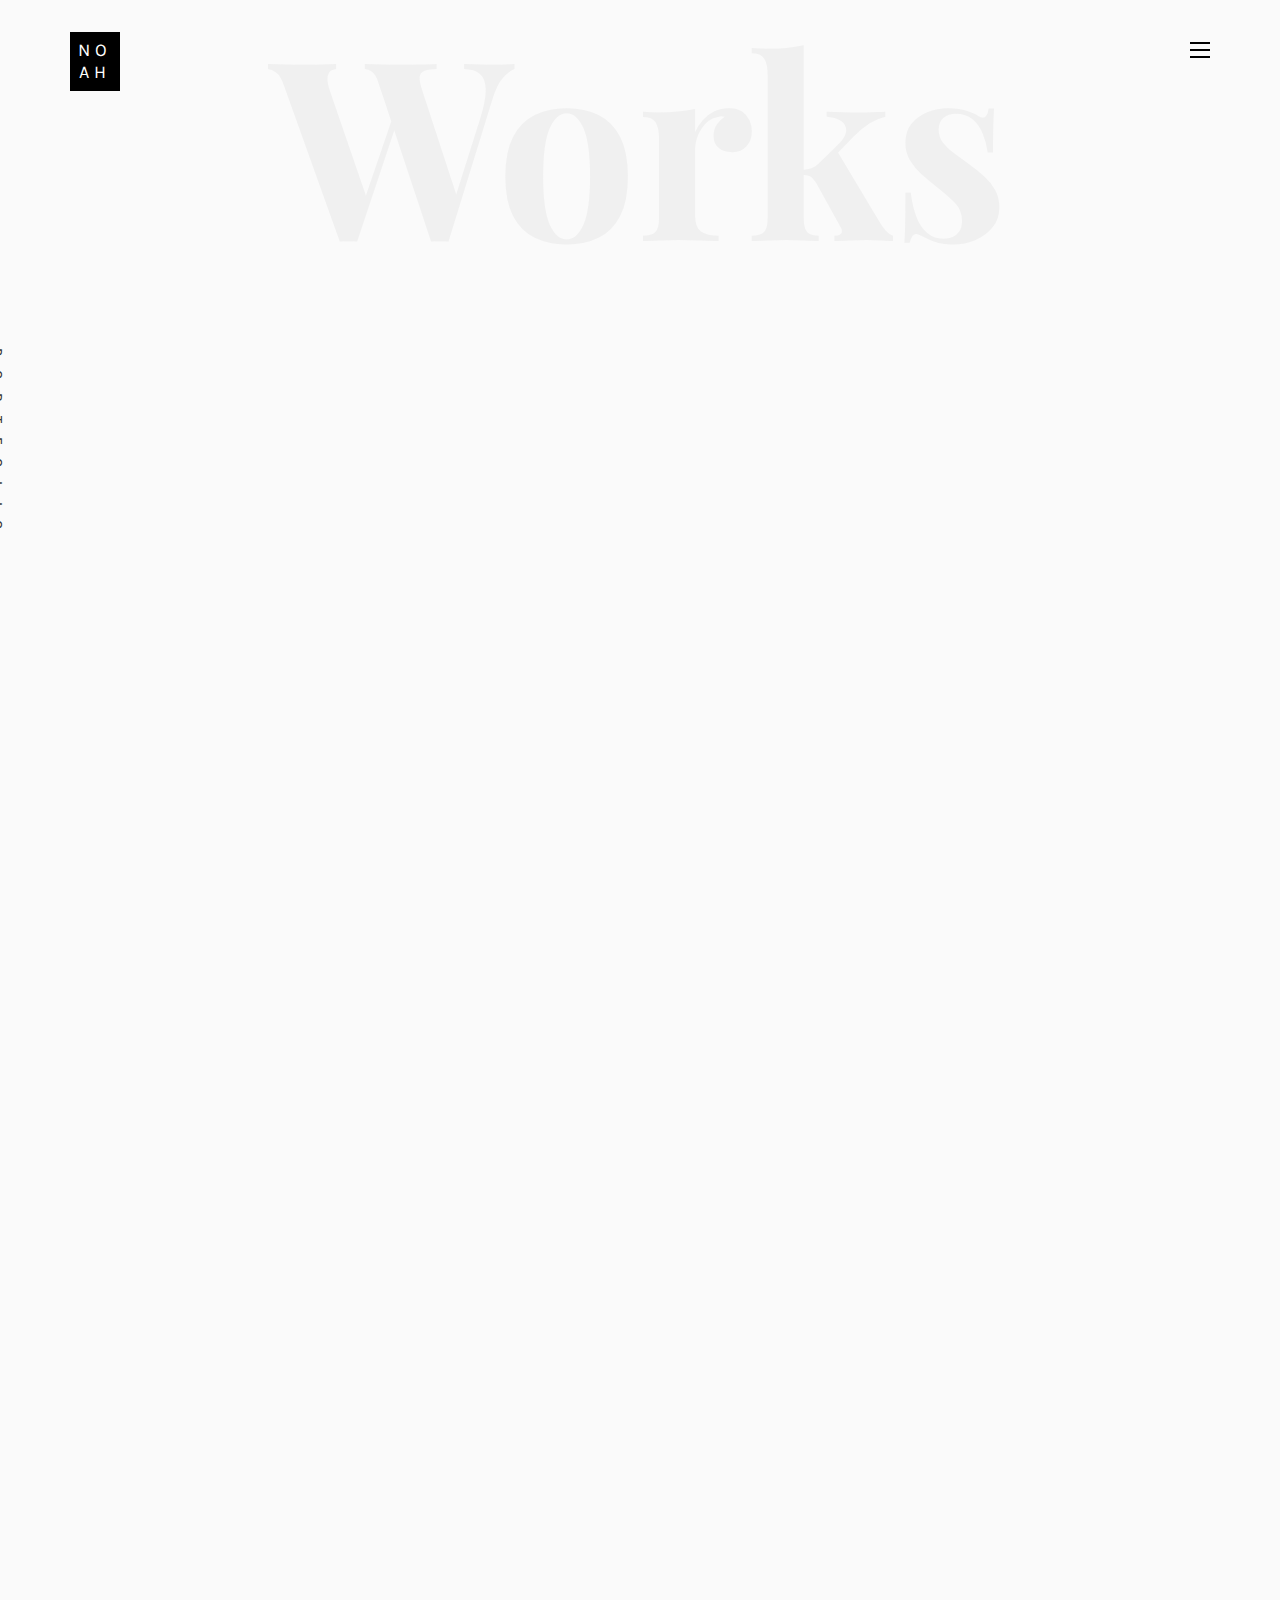
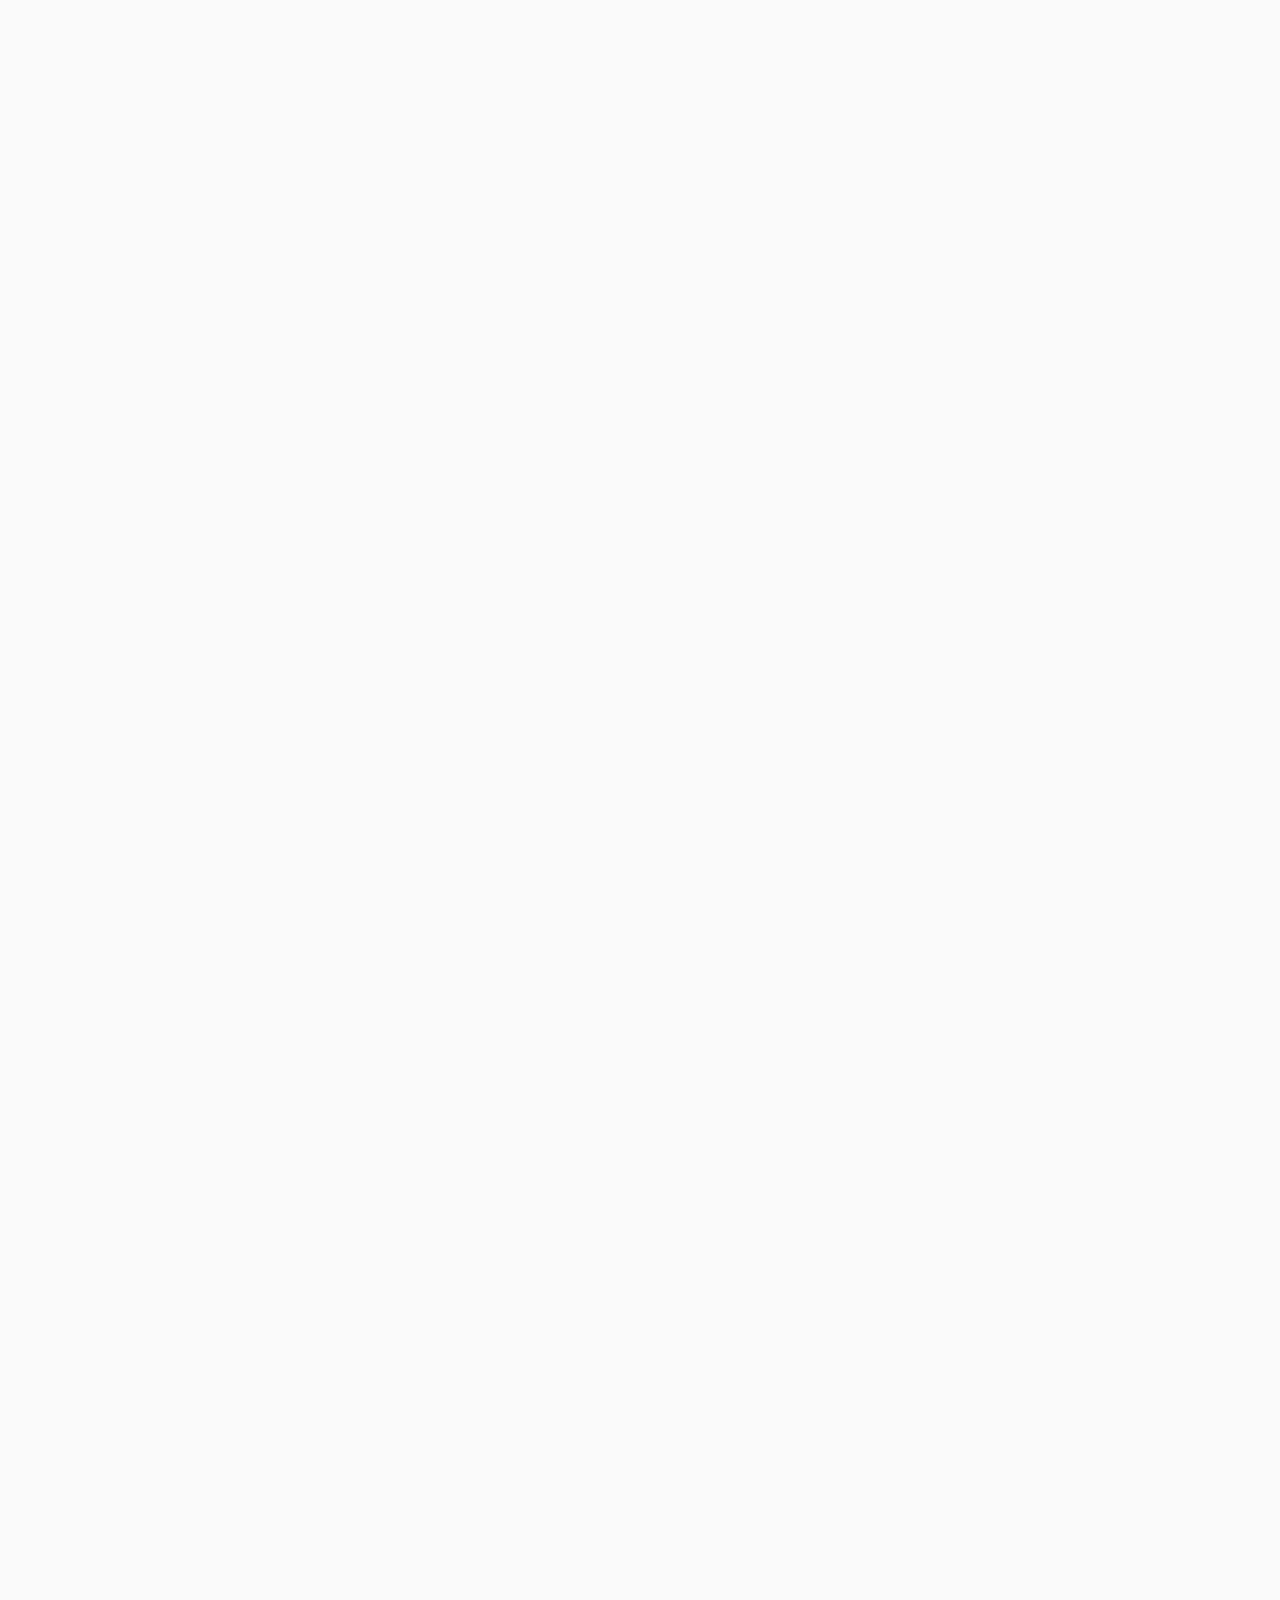
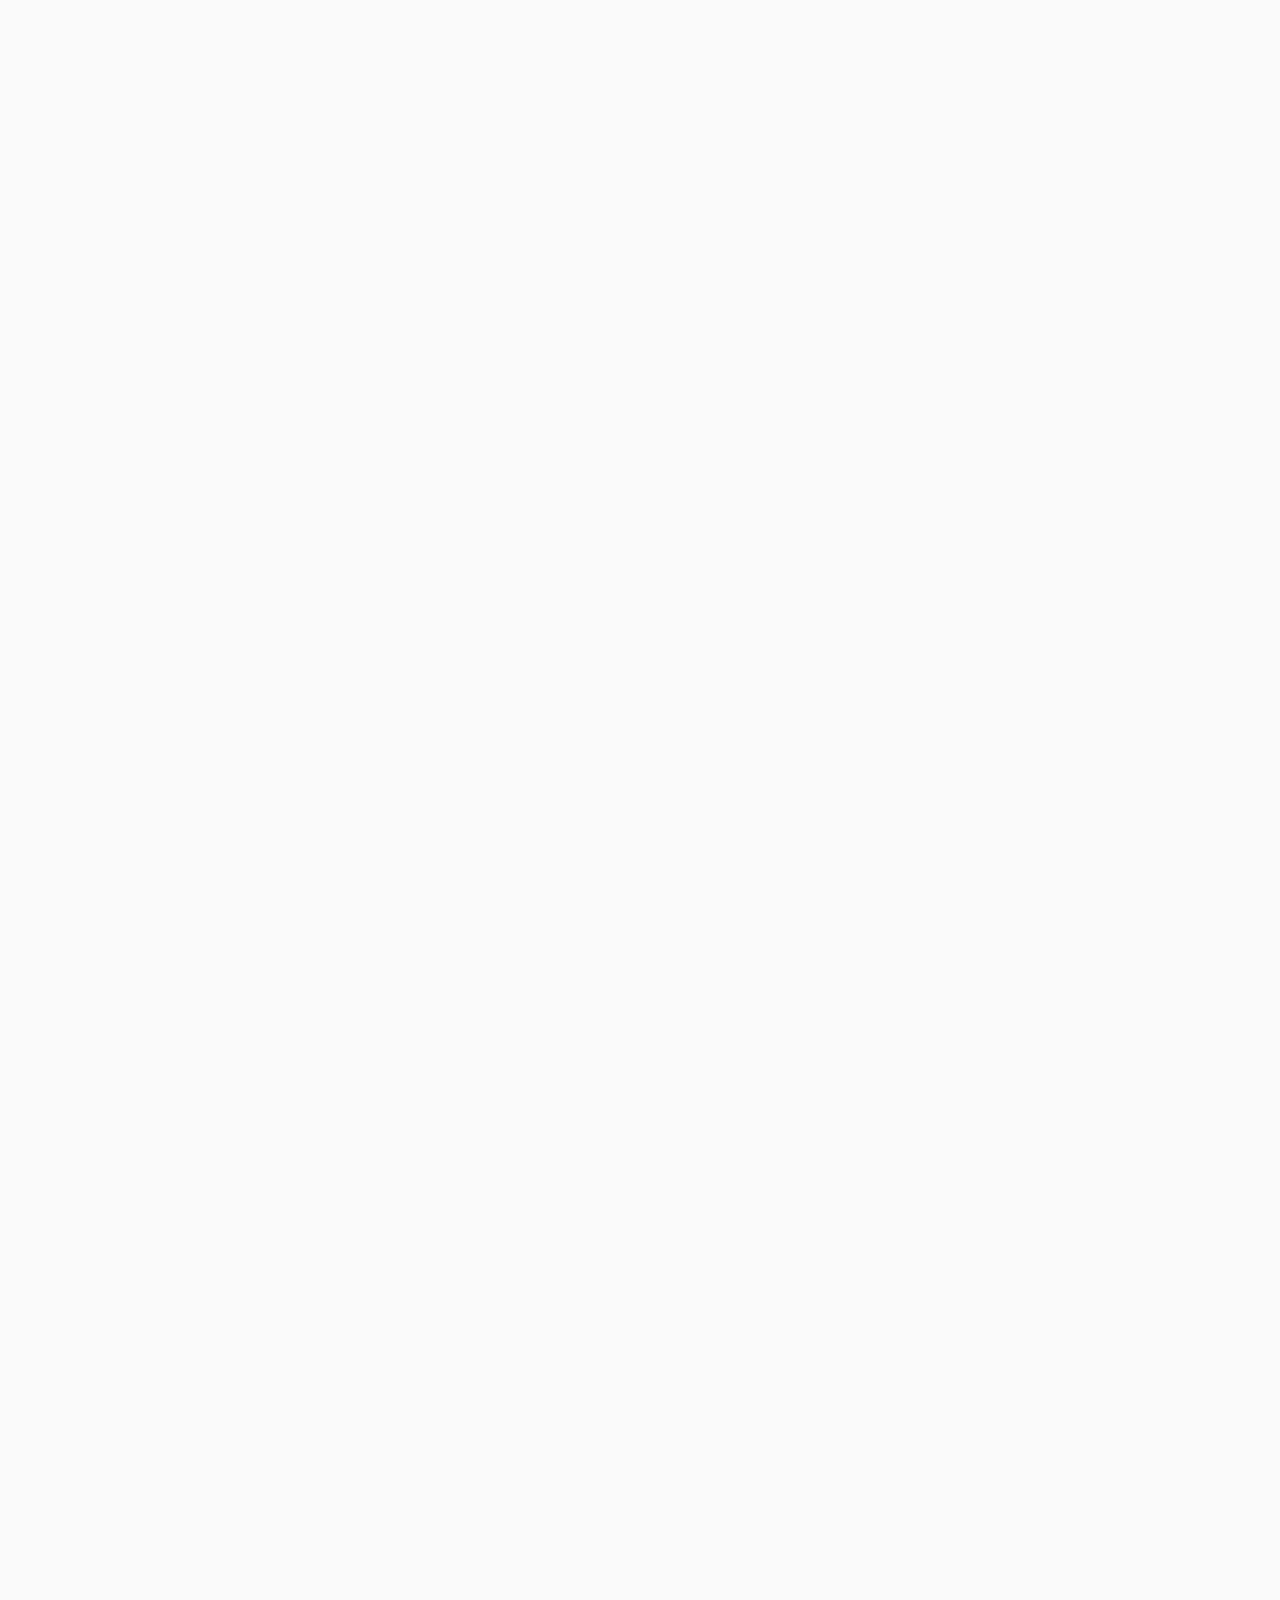
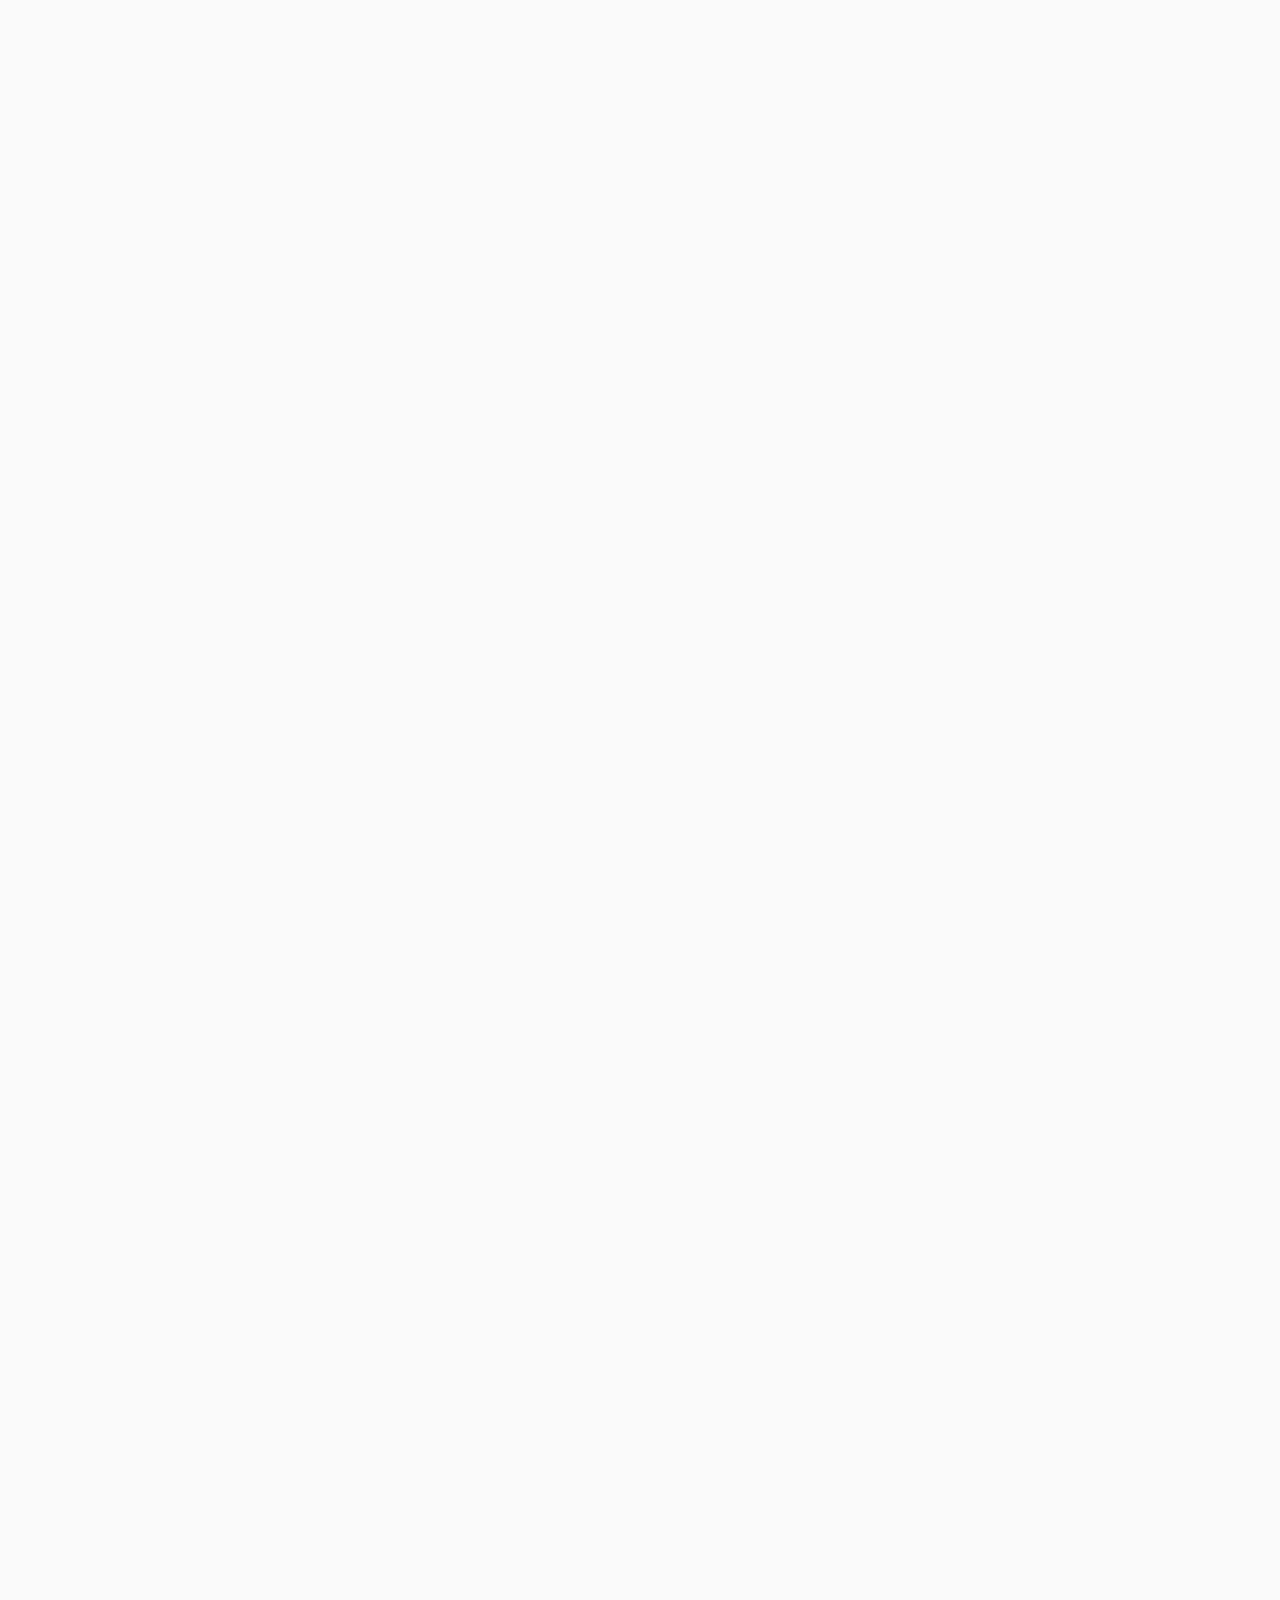
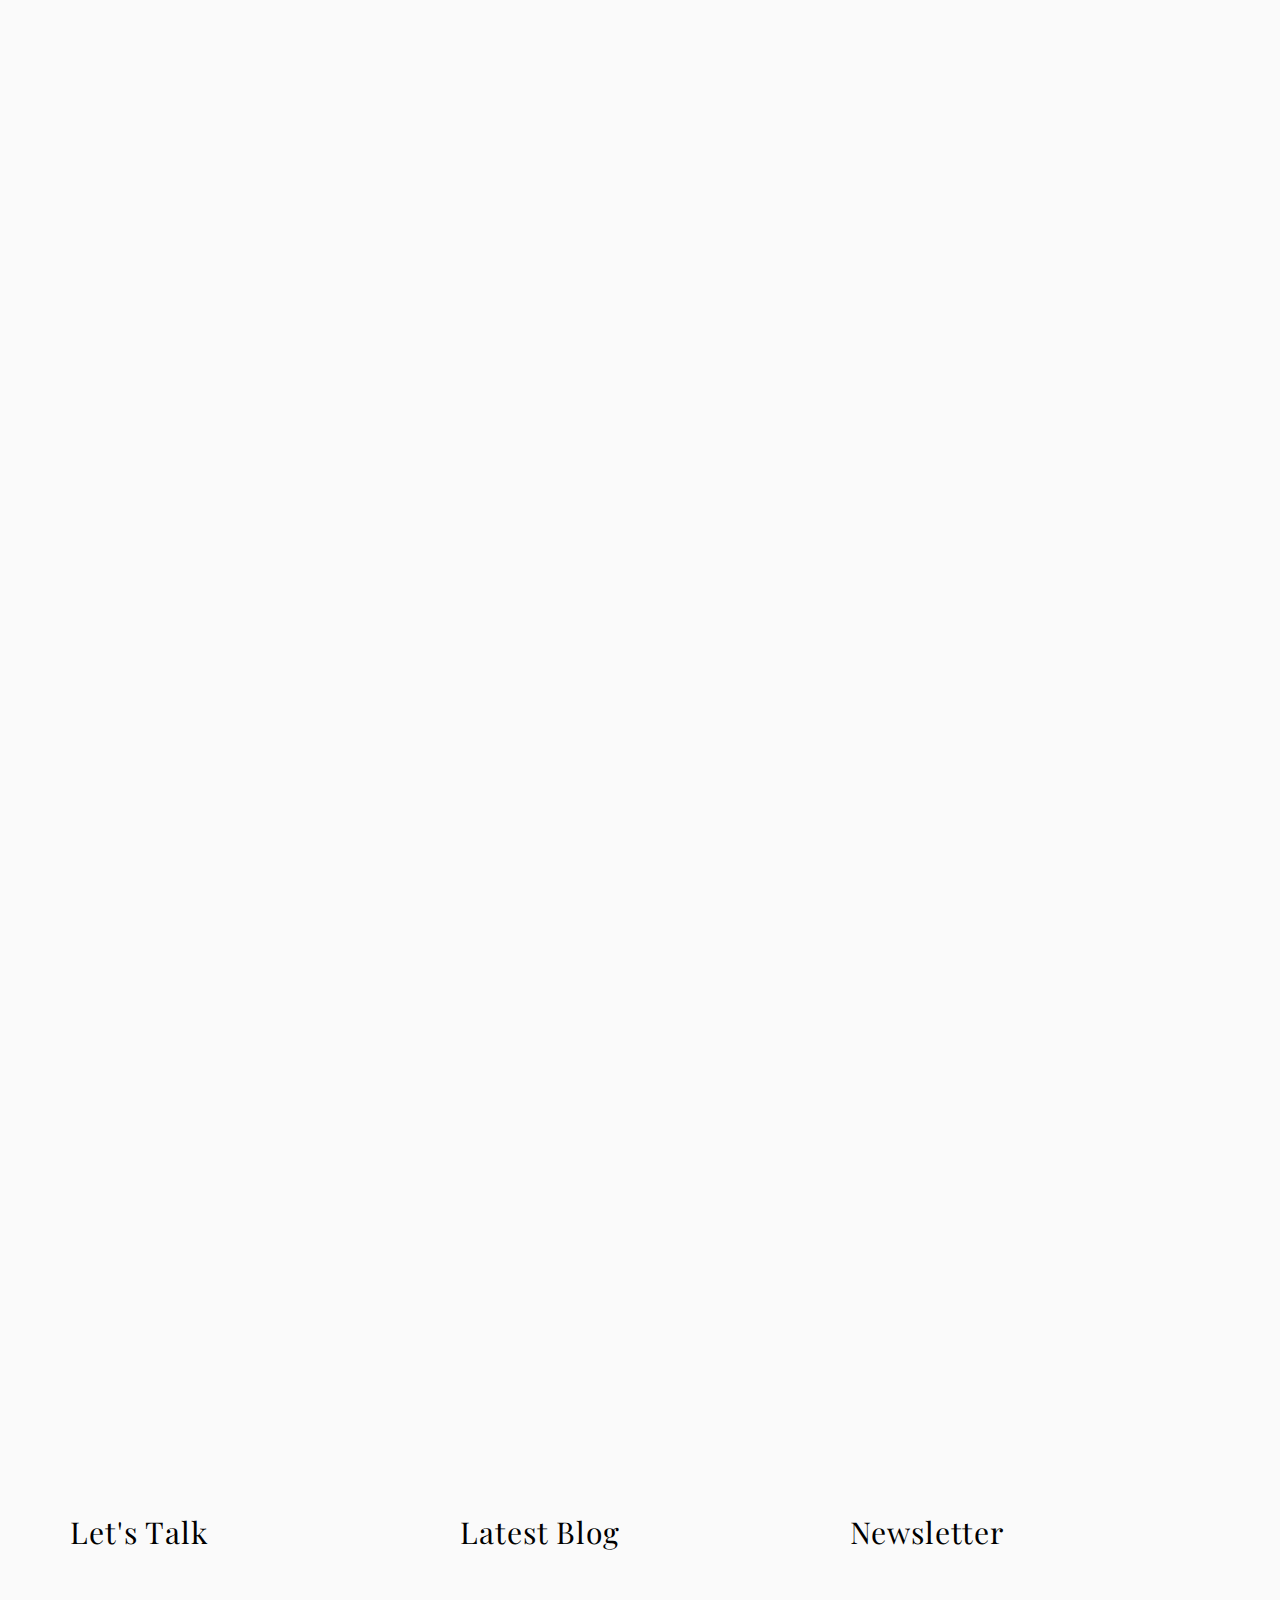
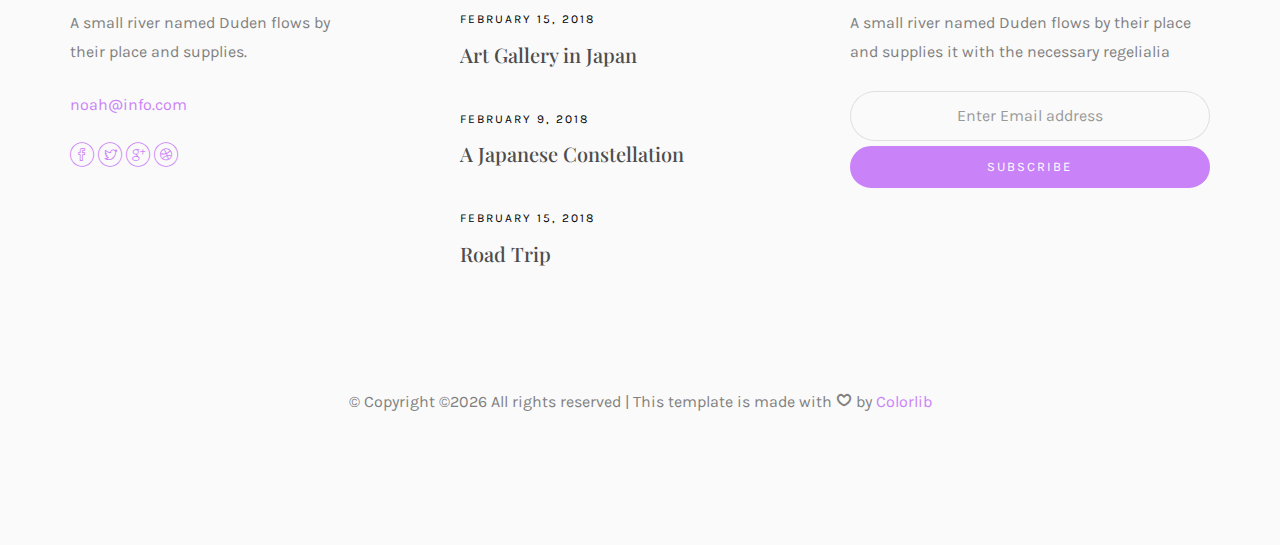
<file: work.html>
<!DOCTYPE HTML>
<html>
	<head>
	<meta charset="utf-8">
	<meta http-equiv="X-UA-Compatible" content="IE=edge">
	<title>Noah Template</title>
	<meta name="viewport" content="width=device-width, initial-scale=1">
	<meta name="description" content="" />
	<meta name="keywords" content="" />
	<meta name="author" content="" />

  <!-- Facebook and Twitter integration -->
	<meta property="og:title" content=""/>
	<meta property="og:image" content=""/>
	<meta property="og:url" content=""/>
	<meta property="og:site_name" content=""/>
	<meta property="og:description" content=""/>
	<meta name="twitter:title" content="" />
	<meta name="twitter:image" content="" />
	<meta name="twitter:url" content="" />
	<meta name="twitter:card" content="" />

	<!-- Place favicon.ico and apple-touch-icon.png in the root directory -->
	<link rel="shortcut icon" href="favicon.ico">

	<link href="https://fonts.googleapis.com/css?family=Karla:400,700" rel="stylesheet">
	<link href="https://fonts.googleapis.com/css?family=Playfair+Display:400,400i,700" rel="stylesheet">
	
	<!-- Animate.css -->
	<link rel="stylesheet" href="css/animate.css">
	<!-- Icomoon Icon Fonts-->
	<link rel="stylesheet" href="css/icomoon.css">
	<!-- Bootstrap  -->
	<link rel="stylesheet" href="css/bootstrap.css">
	<!-- Owl Carousel -->
	<link rel="stylesheet" href="css/owl.carousel.min.css">
	<link rel="stylesheet" href="css/owl.theme.default.min.css">
	<!-- Magnific Popup -->
	<link rel="stylesheet" href="css/magnific-popup.css">

	<link rel="stylesheet" href="css/style.css">


	<!-- Modernizr JS -->
	<script src="js/modernizr-2.6.2.min.js"></script>
	<!-- FOR IE9 below -->
	<!--[if lt IE 9]>
	<script src="js/respond.min.js"></script>
	<![endif]-->

	</head>
	<body>

	<nav id="colorlib-main-nav" role="navigation">
		<a href="#" class="js-colorlib-nav-toggle colorlib-nav-toggle active"><i></i></a>
		<div class="js-fullheight colorlib-table">
			<div class="colorlib-table-cell js-fullheight">
				<div class="row">
					<div class="col-md-12">
						<div class="form-group">
							<input type="text" class="form-control" id="search" placeholder="Enter any key to search...">
							<button type="submit" class="btn btn-primary"><i class="icon-search3"></i></button>
						</div>
					</div>
				</div>
				<div class="row">
					<div class="col-md-12">
						<ul>
							<li><a href="index.html">Home</a></li>
							<li><a href="services.html">Services</a></li>
							<li class="active"><a href="work.html">Work</a></li>
							<li><a href="blog.html">Blog</a></li>
							<li><a href="about.html">About</a></li>
							<li><a href="contact.html">Contact</a></li>
						</ul>
					</div>
				</div>
				<div class="row">
					<div class="col-md-12">
						<h2 class="head-title">Works</h2>
						<a href="images/work-1.jpg" class="gallery image-popup-link text-center" style="background-image: url(images/work-1.jpg);">
							<span><i class="icon-search3"></i></span>
						</a>
						<a href="images/work-2.jpg" class="gallery image-popup-link text-center" style="background-image: url(images/work-2.jpg);">
							<span><i class="icon-search3"></i></span>
						</a>
						<a href="images/work-3.jpg" class="gallery image-popup-link text-center" style="background-image: url(images/work-3.jpg);">
							<span><i class="icon-search3"></i></span>
						</a>
						<a href="images/work-4.jpg" class="gallery image-popup-link text-center" style="background-image: url(images/work-4.jpg);">
							<span><i class="icon-search3"></i></span>
						</a>
					</div>
				</div>
			</div>
		</div>
	</nav>
	
	<div id="colorlib-page">
		<header>
			<div class="container">
				<div class="row">
					<div class="col-md-12">
						<div class="colorlib-navbar-brand">
							<a class="colorlib-logo" href="index.html"><span>No</span><span>ah</span></a>
						</div>
						<a href="#" class="js-colorlib-nav-toggle colorlib-nav-toggle"><i></i></a>
					</div>
				</div>
			</div>
		</header>
		<div id="colorlib-work">
			<div class="container">
				<div class="row text-center">
					<h2 class="bold">Works</h2>
				</div>
				<div class="row">
					<div class="col-md-12 col-md-offset-0 text-center animate-box intro-heading">
						<span>Portfolio</span>
						<h2>Done Projects</h2>
					</div>
				</div>
				<div class="row">
					<div class="col-md-12">
						<div class="rotate">
							<h2 class="heading">Portfolio</h2>
						</div>
					</div>
				</div>
				<div class="row">
					<div class="col-md-12">
						<div class="work-entry animate-box">
							<a href="work-single.html" class="work-img" style="background-image: url(images/work-1.jpg);">
								<div class="display-t">
									<div class="work-name">
										<h2>Pursuing Best</h2>
									</div>
								</div>
							</a>
							<div class="col-md-4 col-md-offset-4">
								<div class="desc">
									<p>Far far away, behind the word mountains, far from the countries Vokalia and Consonantia, there live the blind texts. Separated they live in Bookmarksgrove right at the coast of the Semantics, a large language ocean.</p>
									<p class="read"><a href="#">View details</a></p>
								</div>
							</div>
						</div>
					</div>
					<div class="col-md-12">
						<div class="work-entry animate-box">
							<a href="work-single.html" class="work-img" style="background-image: url(images/work-2.jpg);">
								<div class="display-t">
									<div class="work-name">
										<h2>Coordinates</h2>
									</div>
								</div>
							</a>
							<div class="col-md-4 col-md-offset-4">
								<div class="desc">
									<p>Far far away, behind the word mountains, far from the countries Vokalia and Consonantia, there live the blind texts. Separated they live in Bookmarksgrove right at the coast of the Semantics, a large language ocean.</p>
									<p class="read"><a href="#">View Details</a></p>
								</div>
							</div>
						</div>
					</div>
					<div class="col-md-12">
						<div class="work-entry animate-box">
							<a href="work-single.html" class="work-img" style="background-image: url(images/work-3.jpg);">
								<div class="display-t">
									<div class="work-name">
										<h2>Cristall</h2>
									</div>
								</div>
							</a>
							<div class="col-md-4 col-md-offset-4">
								<div class="desc">
									<p>Far far away, behind the word mountains, far from the countries Vokalia and Consonantia, there live the blind texts. Separated they live in Bookmarksgrove right at the coast of the Semantics, a large language ocean.</p>
									<p class="read"><a href="#">View details</a></p>
								</div>
							</div>
						</div>
					</div>
					<div class="col-md-12">
						<div class="work-entry animate-box">
							<a href="work-single.html" class="work-img" style="background-image: url(images/work-4.jpg);">
								<div class="display-t">
									<div class="work-name">
										<h2>Black</h2>
									</div>
								</div>
							</a>
							<div class="col-md-4 col-md-offset-4">
								<div class="desc">
									<p>Far far away, behind the word mountains, far from the countries Vokalia and Consonantia, there live the blind texts. Separated they live in Bookmarksgrove right at the coast of the Semantics, a large language ocean.</p>
									<p class="read"><a href="#">View details</a></p>
								</div>
							</div>
						</div>
					</div>
					<div class="col-md-12">
						<div class="work-entry animate-box">
							<a href="work-single.html" class="work-img" style="background-image: url(images/work-5.jpg);">
								<div class="display-t">
									<div class="work-name">
										<h2>Black</h2>
									</div>
								</div>
							</a>
							<div class="col-md-4 col-md-offset-4">
								<div class="desc">
									<p>Far far away, behind the word mountains, far from the countries Vokalia and Consonantia, there live the blind texts. Separated they live in Bookmarksgrove right at the coast of the Semantics, a large language ocean.</p>
									<p class="read"><a href="#">View details</a></p>
								</div>
							</div>
						</div>
					</div>
					<div class="col-md-12">
						<div class="work-entry animate-box">
							<a href="work-single.html" class="work-img" style="background-image: url(images/work-6.jpg);">
								<div class="display-t">
									<div class="work-name">
										<h2>Black</h2>
									</div>
								</div>
							</a>
							<div class="col-md-4 col-md-offset-4">
								<div class="desc">
									<p>Far far away, behind the word mountains, far from the countries Vokalia and Consonantia, there live the blind texts. Separated they live in Bookmarksgrove right at the coast of the Semantics, a large language ocean.</p>
									<p class="read"><a href="#">View details</a></p>
								</div>
							</div>
						</div>
					</div>
					<div class="col-md-12">
						<div class="work-entry animate-box">
							<a href="work-single.html" class="work-img" style="background-image: url(images/work-7.jpg);">
								<div class="display-t">
									<div class="work-name">
										<h2>Indice</h2>
									</div>
								</div>
							</a>
							<div class="col-md-4 col-md-offset-4">
								<div class="desc">
									<p>Far far away, behind the word mountains, far from the countries Vokalia and Consonantia, there live the blind texts. Separated they live in Bookmarksgrove right at the coast of the Semantics, a large language ocean.</p>
									<p class="read"><a href="#">View details</a></p>
								</div>
							</div>
						</div>
					</div>
				</div>
			</div>
		</div>

		<footer>
			<div id="footer">
				<div class="container">
					<div class="row">
						<div class="col-md-4 col-pb-sm">
							<div class="row">
								<div class="col-md-10">
									<h2>Let's Talk</h2>
									<p>A small river named Duden flows by their place and supplies.</p>
									<p><a href="#">noah@info.com</a></p>
									<p class="colorlib-social-icons">
										<a href="#"><i class="icon-facebook4"></i></a>
										<a href="#"><i class="icon-twitter3"></i></a>
										<a href="#"><i class="icon-googleplus"></i></a>
										<a href="#"><i class="icon-dribbble2"></i></a>
									</p>
								</div>
							</div>
						</div>
						<div class="col-md-4 col-pb-sm">
							<h2>Latest Blog</h2>
							<div class="f-entry">
								<a href="#" class="featured-img" style="background-image: url(images/img-1.jpg);"></a>
								<div class="desc">
									<span>February 15, 2018</span>
									<h3><a href="#">Art Gallery in Japan</a></h3>
								</div>
							</div>
							<div class="f-entry">
								<a href="#" class="featured-img" style="background-image: url(images/img-2.jpg);"></a>
								<div class="desc">
									<span>February 9, 2018</span>
									<h3><a href="#">A Japanese Constellation</a></h3>
								</div>
							</div>
							<div class="f-entry">
								<a href="#" class="featured-img" style="background-image: url(images/img-3.jpg);"></a>
								<div class="desc">
									<span>February 15, 2018</span>
									<h3><a href="#">Road Trip</a></h3>
								</div>
							</div>
						</div>
						<div class="col-md-4 col-pb-sm">
							<h2>Newsletter</h2>
							<p>A small river named Duden flows by their place and supplies it with the necessary regelialia</p>
							<div class="subscribe text-center">
								<div class="form-group">
									<input type="text" class="form-control text-center" placeholder="Enter Email address">
									<input type="submit" value="Subscribe" class="btn btn-primary btn-custom">
								</div>
							</div>
						</div>
					</div>
					<div class="row">
						<div class="col-md-12 text-center">
							<p>
								&copy; <!-- Link back to Colorlib can't be removed. Template is licensed under CC BY 3.0. -->
Copyright &copy;<script>document.write(new Date().getFullYear());</script> All rights reserved | This template is made with <i class="icon-heart4" aria-hidden="true"></i> by <a href="https://colorlib.com" target="_blank">Colorlib</a>
<!-- Link back to Colorlib can't be removed. Template is licensed under CC BY 3.0. -->
							</p>
						</div>
					</div>
				</div>
			</div>
		</footer>
	
	</div>

	<!-- jQuery -->
	<script src="js/jquery.min.js"></script>
	<!-- jQuery Easing -->
	<script src="js/jquery.easing.1.3.js"></script>
	<!-- Bootstrap -->
	<script src="js/bootstrap.min.js"></script>
	<!-- Waypoints -->
	<script src="js/jquery.waypoints.min.js"></script>
	<!-- Owl Carousel -->
	<script src="js/owl.carousel.min.js"></script>
	<!-- Magnific Popup -->
	<script src="js/jquery.magnific-popup.min.js"></script>
	<script src="js/magnific-popup-options.js"></script>

	<!-- Main JS (Do not remove) -->
	<script src="js/main.js"></script>

	</body>
</html>
</file>
<file: css/icomoon.css>
@font-face {
  font-family: 'icomoon';
  src:  url('fonts/icomoon.eot?tmere9');
  src:  url('fonts/icomoon.eot?tmere9#iefix') format('embedded-opentype'),
    url('fonts/icomoon.ttf?tmere9') format('truetype'),
    url('fonts/icomoon.woff?tmere9') format('woff'),
    url('fonts/icomoon.svg?tmere9#icomoon') format('svg');
  font-weight: normal;
  font-style: normal;
}

[class^="icon-"], [class*=" icon-"] {
  /* use !important to prevent issues with browser extensions that change fonts */
  font-family: 'icomoon' !important;
  speak: none;
  font-style: normal;
  font-weight: normal;
  font-variant: normal;
  text-transform: none;
  line-height: 1;

  /* Better Font Rendering =========== */
  -webkit-font-smoothing: antialiased;
  -moz-osx-font-smoothing: grayscale;
}

.icon-activity:before {
  content: "\e900";
}
.icon-airplay:before {
  content: "\e901";
}
.icon-alert-circle:before {
  content: "\e902";
}
.icon-alert-octagon:before {
  content: "\e903";
}
.icon-alert-triangle:before {
  content: "\e904";
}
.icon-align-center:before {
  content: "\e905";
}
.icon-align-justify:before {
  content: "\e906";
}
.icon-align-left:before {
  content: "\e907";
}
.icon-align-right:before {
  content: "\e908";
}
.icon-anchor:before {
  content: "\e909";
}
.icon-aperture:before {
  content: "\e90a";
}
.icon-arrow-down3:before {
  content: "\e90b";
}
.icon-arrow-down-circle:before {
  content: "\e90c";
}
.icon-arrow-down-left3:before {
  content: "\e90d";
}
.icon-arrow-down-right3:before {
  content: "\e90e";
}
.icon-arrow-left3:before {
  content: "\e90f";
}
.icon-arrow-left-circle:before {
  content: "\e910";
}
.icon-arrow-right3:before {
  content: "\e911";
}
.icon-arrow-right-circle:before {
  content: "\e912";
}
.icon-arrow-up3:before {
  content: "\e913";
}
.icon-arrow-up-circle:before {
  content: "\e914";
}
.icon-arrow-up-left3:before {
  content: "\e915";
}
.icon-arrow-up-right3:before {
  content: "\e916";
}
.icon-at-sign:before {
  content: "\e917";
}
.icon-award:before {
  content: "\e918";
}
.icon-bar-chart:before {
  content: "\e919";
}
.icon-bar-chart-2:before {
  content: "\e91a";
}
.icon-battery:before {
  content: "\e91b";
}
.icon-battery-charging:before {
  content: "\e91c";
}
.icon-bell2:before {
  content: "\e91d";
}
.icon-bell-off:before {
  content: "\e91e";
}
.icon-bluetooth:before {
  content: "\e91f";
}
.icon-bold2:before {
  content: "\e920";
}
.icon-book2:before {
  content: "\e921";
}
.icon-book-open:before {
  content: "\e922";
}
.icon-bookmark2:before {
  content: "\e923";
}
.icon-box:before {
  content: "\e924";
}
.icon-briefcase2:before {
  content: "\e925";
}
.icon-calendar2:before {
  content: "\e926";
}
.icon-camera2:before {
  content: "\e927";
}
.icon-camera-off:before {
  content: "\e928";
}
.icon-cast:before {
  content: "\e929";
}
.icon-check:before {
  content: "\e92a";
}
.icon-check-circle:before {
  content: "\e92b";
}
.icon-check-square:before {
  content: "\e92c";
}
.icon-chevron-down:before {
  content: "\e92d";
}
.icon-chevron-left:before {
  content: "\e92e";
}
.icon-chevron-right:before {
  content: "\e92f";
}
.icon-chevron-up:before {
  content: "\e930";
}
.icon-chevrons-down:before {
  content: "\e931";
}
.icon-chevrons-left:before {
  content: "\e932";
}
.icon-chevrons-right:before {
  content: "\e933";
}
.icon-chevrons-up:before {
  content: "\e934";
}
.icon-chrome2:before {
  content: "\e935";
}
.icon-circle:before {
  content: "\e936";
}
.icon-clipboard2:before {
  content: "\e937";
}
.icon-clock3:before {
  content: "\e938";
}
.icon-cloud2:before {
  content: "\e939";
}
.icon-cloud-drizzle:before {
  content: "\e93a";
}
.icon-cloud-lightning:before {
  content: "\e93b";
}
.icon-cloud-off:before {
  content: "\e93c";
}
.icon-cloud-rain:before {
  content: "\e93d";
}
.icon-cloud-snow:before {
  content: "\e93e";
}
.icon-code:before {
  content: "\e93f";
}
.icon-codepen2:before {
  content: "\e940";
}
.icon-command2:before {
  content: "\e941";
}
.icon-compass3:before {
  content: "\e942";
}
.icon-copy2:before {
  content: "\e943";
}
.icon-corner-down-left:before {
  content: "\e944";
}
.icon-corner-down-right:before {
  content: "\e945";
}
.icon-corner-left-down:before {
  content: "\e946";
}
.icon-corner-left-up:before {
  content: "\e947";
}
.icon-corner-right-down:before {
  content: "\e948";
}
.icon-corner-right-up:before {
  content: "\e949";
}
.icon-corner-up-left:before {
  content: "\e94a";
}
.icon-corner-up-right:before {
  content: "\e94b";
}
.icon-cpu:before {
  content: "\e94c";
}
.icon-credit-card2:before {
  content: "\e94d";
}
.icon-crop2:before {
  content: "\e94e";
}
.icon-crosshair:before {
  content: "\e94f";
}
.icon-database2:before {
  content: "\e950";
}
.icon-delete:before {
  content: "\e951";
}
.icon-disc:before {
  content: "\e952";
}
.icon-dollar-sign:before {
  content: "\e953";
}
.icon-download4:before {
  content: "\e954";
}
.icon-download-cloud:before {
  content: "\e955";
}
.icon-droplet2:before {
  content: "\e956";
}
.icon-edit:before {
  content: "\e957";
}
.icon-edit-2:before {
  content: "\e958";
}
.icon-edit-3:before {
  content: "\e959";
}
.icon-external-link:before {
  content: "\e95a";
}
.icon-eye2:before {
  content: "\e95b";
}
.icon-eye-off:before {
  content: "\e95c";
}
.icon-facebook3:before {
  content: "\e95d";
}
.icon-fast-forward:before {
  content: "\e95e";
}
.icon-feather:before {
  content: "\e95f";
}
.icon-file:before {
  content: "\e960";
}
.icon-file-minus:before {
  content: "\e961";
}
.icon-file-plus:before {
  content: "\e962";
}
.icon-file-text3:before {
  content: "\e963";
}
.icon-film2:before {
  content: "\e964";
}
.icon-filter2:before {
  content: "\e965";
}
.icon-flag2:before {
  content: "\e966";
}
.icon-folder2:before {
  content: "\e967";
}
.icon-folder-minus2:before {
  content: "\e968";
}
.icon-folder-plus2:before {
  content: "\e969";
}
.icon-git-branch:before {
  content: "\e96a";
}
.icon-git-commit:before {
  content: "\e96b";
}
.icon-git-merge:before {
  content: "\e96c";
}
.icon-git-pull-request:before {
  content: "\e96d";
}
.icon-github2:before {
  content: "\e96e";
}
.icon-gitlab:before {
  content: "\e96f";
}
.icon-globe:before {
  content: "\e970";
}
.icon-grid:before {
  content: "\e971";
}
.icon-hard-drive:before {
  content: "\e972";
}
.icon-hash:before {
  content: "\e973";
}
.icon-headphones2:before {
  content: "\e974";
}
.icon-heart2:before {
  content: "\e975";
}
.icon-help-circle:before {
  content: "\e976";
}
.icon-home4:before {
  content: "\e977";
}
.icon-image2:before {
  content: "\e978";
}
.icon-inbox:before {
  content: "\e979";
}
.icon-info2:before {
  content: "\e97a";
}
.icon-instagram2:before {
  content: "\e97b";
}
.icon-italic2:before {
  content: "\e97c";
}
.icon-layers:before {
  content: "\e97d";
}
.icon-layout:before {
  content: "\e97e";
}
.icon-life-buoy:before {
  content: "\e97f";
}
.icon-link2:before {
  content: "\e980";
}
.icon-link-2:before {
  content: "\e981";
}
.icon-linkedin3:before {
  content: "\e982";
}
.icon-list3:before {
  content: "\e983";
}
.icon-loader:before {
  content: "\e984";
}
.icon-lock2:before {
  content: "\e985";
}
.icon-log-in:before {
  content: "\e986";
}
.icon-log-out:before {
  content: "\e987";
}
.icon-mail5:before {
  content: "\e988";
}
.icon-map3:before {
  content: "\e989";
}
.icon-map-pin:before {
  content: "\e98a";
}
.icon-maximize:before {
  content: "\e98b";
}
.icon-maximize-2:before {
  content: "\e98c";
}
.icon-menu5:before {
  content: "\e98d";
}
.icon-message-circle:before {
  content: "\e98e";
}
.icon-message-square:before {
  content: "\e98f";
}
.icon-mic2:before {
  content: "\e990";
}
.icon-mic-off:before {
  content: "\e991";
}
.icon-minimize:before {
  content: "\e992";
}
.icon-minimize-2:before {
  content: "\e993";
}
.icon-minus2:before {
  content: "\e994";
}
.icon-minus-circle:before {
  content: "\e995";
}
.icon-minus-square:before {
  content: "\e996";
}
.icon-monitor:before {
  content: "\e997";
}
.icon-moon:before {
  content: "\e998";
}
.icon-more-horizontal:before {
  content: "\e999";
}
.icon-more-vertical:before {
  content: "\e99a";
}
.icon-move:before {
  content: "\e99b";
}
.icon-music2:before {
  content: "\e99c";
}
.icon-navigation:before {
  content: "\e99d";
}
.icon-navigation-2:before {
  content: "\e99e";
}
.icon-octagon:before {
  content: "\e99f";
}
.icon-package:before {
  content: "\e9a0";
}
.icon-paperclip:before {
  content: "\e9a1";
}
.icon-pause3:before {
  content: "\e9a2";
}
.icon-pause-circle:before {
  content: "\e9a3";
}
.icon-percent:before {
  content: "\e9a4";
}
.icon-phone2:before {
  content: "\e9a5";
}
.icon-phone-call:before {
  content: "\e9a6";
}
.icon-phone-forwarded:before {
  content: "\e9a7";
}
.icon-phone-incoming:before {
  content: "\e9a8";
}
.icon-phone-missed:before {
  content: "\e9a9";
}
.icon-phone-off:before {
  content: "\e9aa";
}
.icon-phone-outgoing:before {
  content: "\e9ab";
}
.icon-pie-chart2:before {
  content: "\e9ac";
}
.icon-play4:before {
  content: "\e9ad";
}
.icon-play-circle:before {
  content: "\e9ae";
}
.icon-plus2:before {
  content: "\e9af";
}
.icon-plus-circle:before {
  content: "\e9b0";
}
.icon-plus-square:before {
  content: "\e9b1";
}
.icon-pocket:before {
  content: "\e9b2";
}
.icon-power2:before {
  content: "\e9b3";
}
.icon-printer2:before {
  content: "\e9b4";
}
.icon-radio:before {
  content: "\e9b5";
}
.icon-refresh-ccw:before {
  content: "\e9b6";
}
.icon-refresh-cw:before {
  content: "\e9b7";
}
.icon-repeat:before {
  content: "\e9b8";
}
.icon-rewind:before {
  content: "\e9b9";
}
.icon-rotate-ccw:before {
  content: "\e9ba";
}
.icon-rotate-cw:before {
  content: "\e9bb";
}
.icon-rss3:before {
  content: "\e9bc";
}
.icon-save:before {
  content: "\e9bd";
}
.icon-scissors2:before {
  content: "\e9be";
}
.icon-search2:before {
  content: "\e9bf";
}
.icon-send:before {
  content: "\e9c0";
}
.icon-server:before {
  content: "\e9c1";
}
.icon-settings:before {
  content: "\e9c2";
}
.icon-share3:before {
  content: "\e9c3";
}
.icon-share-2:before {
  content: "\e9c4";
}
.icon-shield2:before {
  content: "\e9c5";
}
.icon-shield-off:before {
  content: "\e9c6";
}
.icon-shopping-bag:before {
  content: "\e9c7";
}
.icon-shopping-cart:before {
  content: "\e9c8";
}
.icon-shuffle2:before {
  content: "\e9c9";
}
.icon-sidebar:before {
  content: "\e9ca";
}
.icon-skip-back:before {
  content: "\e9cb";
}
.icon-skip-forward:before {
  content: "\e9cc";
}
.icon-slack:before {
  content: "\e9cd";
}
.icon-slash:before {
  content: "\e9ce";
}
.icon-sliders:before {
  content: "\e9cf";
}
.icon-smartphone:before {
  content: "\e9d0";
}
.icon-speaker:before {
  content: "\e9d1";
}
.icon-square:before {
  content: "\e9d2";
}
.icon-star:before {
  content: "\e9d3";
}
.icon-stop-circle:before {
  content: "\e9d4";
}
.icon-sun2:before {
  content: "\e9d5";
}
.icon-sunrise:before {
  content: "\e9d6";
}
.icon-sunset:before {
  content: "\e9d7";
}
.icon-tablet2:before {
  content: "\e9d8";
}
.icon-tag:before {
  content: "\e9d9";
}
.icon-target2:before {
  content: "\e9da";
}
.icon-terminal2:before {
  content: "\e9db";
}
.icon-thermometer:before {
  content: "\e9dc";
}
.icon-thumbs-down:before {
  content: "\e9dd";
}
.icon-thumbs-up:before {
  content: "\e9de";
}
.icon-toggle-left:before {
  content: "\e9df";
}
.icon-toggle-right:before {
  content: "\e9e0";
}
.icon-trash:before {
  content: "\e9e1";
}
.icon-trash-2:before {
  content: "\e9e2";
}
.icon-trending-down:before {
  content: "\e9e3";
}
.icon-trending-up:before {
  content: "\e9e4";
}
.icon-triangle:before {
  content: "\e9e5";
}
.icon-truck2:before {
  content: "\e9e6";
}
.icon-tv2:before {
  content: "\e9e7";
}
.icon-twitter2:before {
  content: "\e9e8";
}
.icon-type:before {
  content: "\e9e9";
}
.icon-umbrella:before {
  content: "\e9ea";
}
.icon-underline2:before {
  content: "\e9eb";
}
.icon-unlock:before {
  content: "\e9ec";
}
.icon-upload4:before {
  content: "\e9ed";
}
.icon-upload-cloud:before {
  content: "\e9ee";
}
.icon-user2:before {
  content: "\e9ef";
}
.icon-user-check2:before {
  content: "\e9f0";
}
.icon-user-minus2:before {
  content: "\e9f1";
}
.icon-user-plus2:before {
  content: "\e9f2";
}
.icon-user-x:before {
  content: "\e9f3";
}
.icon-users2:before {
  content: "\e9f4";
}
.icon-video:before {
  content: "\e9f5";
}
.icon-video-off:before {
  content: "\e9f6";
}
.icon-voicemail:before {
  content: "\e9f7";
}
.icon-volume:before {
  content: "\e9f8";
}
.icon-volume-1:before {
  content: "\e9f9";
}
.icon-volume-2:before {
  content: "\e9fa";
}
.icon-volume-x:before {
  content: "\e9fb";
}
.icon-watch:before {
  content: "\e9fc";
}
.icon-wifi:before {
  content: "\e9fd";
}
.icon-wifi-off:before {
  content: "\e9fe";
}
.icon-wind:before {
  content: "\e9ff";
}
.icon-x:before {
  content: "\ea00";
}
.icon-x-circle:before {
  content: "\ea01";
}
.icon-x-square:before {
  content: "\ea02";
}
.icon-zap:before {
  content: "\ea03";
}
.icon-zap-off:before {
  content: "\ea04";
}
.icon-zoom-in2:before {
  content: "\ea05";
}
.icon-zoom-out2:before {
  content: "\ea06";
}
.icon-times:before {
  content: "\ea07";
}
.icon-tick:before {
  content: "\ea08";
}
.icon-plus3:before {
  content: "\ea09";
}
.icon-minus3:before {
  content: "\ea0a";
}
.icon-equals:before {
  content: "\ea0b";
}
.icon-divide:before {
  content: "\ea0c";
}
.icon-chevron-right2:before {
  content: "\ea0d";
}
.icon-chevron-left2:before {
  content: "\ea0e";
}
.icon-arrow-right-thick:before {
  content: "\ea0f";
}
.icon-arrow-left-thick:before {
  content: "\ea10";
}
.icon-th-small:before {
  content: "\ea11";
}
.icon-th-menu:before {
  content: "\ea12";
}
.icon-th-list:before {
  content: "\ea13";
}
.icon-th-large:before {
  content: "\ea14";
}
.icon-home5:before {
  content: "\ea15";
}
.icon-arrow-forward:before {
  content: "\ea16";
}
.icon-arrow-back:before {
  content: "\ea17";
}
.icon-rss4:before {
  content: "\ea18";
}
.icon-location3:before {
  content: "\ea19";
}
.icon-link3:before {
  content: "\ea1a";
}
.icon-image3:before {
  content: "\ea1b";
}
.icon-arrow-up-thick:before {
  content: "\ea1c";
}
.icon-arrow-down-thick:before {
  content: "\ea1d";
}
.icon-starburst:before {
  content: "\ea1e";
}
.icon-starburst-outline:before {
  content: "\ea1f";
}
.icon-star2:before {
  content: "\ea20";
}
.icon-flow-children:before {
  content: "\ea21";
}
.icon-export:before {
  content: "\ea22";
}
.icon-delete2:before {
  content: "\ea23";
}
.icon-delete-outline:before {
  content: "\ea24";
}
.icon-cloud-storage:before {
  content: "\ea25";
}
.icon-wi-fi:before {
  content: "\ea26";
}
.icon-heart3:before {
  content: "\ea27";
}
.icon-flash:before {
  content: "\ea28";
}
.icon-cancel:before {
  content: "\ea29";
}
.icon-backspace:before {
  content: "\ea2a";
}
.icon-attachment2:before {
  content: "\ea2b";
}
.icon-arrow-move:before {
  content: "\ea2c";
}
.icon-warning2:before {
  content: "\ea2d";
}
.icon-user3:before {
  content: "\ea2e";
}
.icon-radar:before {
  content: "\ea2f";
}
.icon-lock-open:before {
  content: "\ea30";
}
.icon-lock-closed:before {
  content: "\ea31";
}
.icon-location-arrow:before {
  content: "\ea32";
}
.icon-info3:before {
  content: "\ea33";
}
.icon-user-delete:before {
  content: "\ea34";
}
.icon-user-add:before {
  content: "\ea35";
}
.icon-media-pause:before {
  content: "\ea36";
}
.icon-group:before {
  content: "\ea37";
}
.icon-chart-pie:before {
  content: "\ea38";
}
.icon-chart-line:before {
  content: "\ea39";
}
.icon-chart-bar:before {
  content: "\ea3a";
}
.icon-chart-area:before {
  content: "\ea3b";
}
.icon-video2:before {
  content: "\ea3c";
}
.icon-point-of-interest:before {
  content: "\ea3d";
}
.icon-infinity:before {
  content: "\ea3e";
}
.icon-globe2:before {
  content: "\ea3f";
}
.icon-eye3:before {
  content: "\ea40";
}
.icon-cog2:before {
  content: "\ea41";
}
.icon-camera3:before {
  content: "\ea42";
}
.icon-upload5:before {
  content: "\ea43";
}
.icon-scissors3:before {
  content: "\ea44";
}
.icon-refresh:before {
  content: "\ea45";
}
.icon-pin:before {
  content: "\ea46";
}
.icon-key3:before {
  content: "\ea47";
}
.icon-info-large:before {
  content: "\ea48";
}
.icon-eject2:before {
  content: "\ea49";
}
.icon-download5:before {
  content: "\ea4a";
}
.icon-zoom:before {
  content: "\ea4b";
}
.icon-zoom-out3:before {
  content: "\ea4c";
}
.icon-zoom-in3:before {
  content: "\ea4d";
}
.icon-sort-numerically:before {
  content: "\ea4e";
}
.icon-sort-alphabetically:before {
  content: "\ea4f";
}
.icon-input-checked:before {
  content: "\ea50";
}
.icon-calender:before {
  content: "\ea51";
}
.icon-world:before {
  content: "\ea52";
}
.icon-notes:before {
  content: "\ea53";
}
.icon-code2:before {
  content: "\ea54";
}
.icon-arrow-sync:before {
  content: "\ea55";
}
.icon-arrow-shuffle:before {
  content: "\ea56";
}
.icon-arrow-repeat:before {
  content: "\ea57";
}
.icon-arrow-minimise:before {
  content: "\ea58";
}
.icon-arrow-maximise:before {
  content: "\ea59";
}
.icon-arrow-loop:before {
  content: "\ea5a";
}
.icon-anchor2:before {
  content: "\ea5b";
}
.icon-spanner:before {
  content: "\ea5c";
}
.icon-puzzle:before {
  content: "\ea5d";
}
.icon-power3:before {
  content: "\ea5e";
}
.icon-plane:before {
  content: "\ea5f";
}
.icon-pi:before {
  content: "\ea60";
}
.icon-phone3:before {
  content: "\ea61";
}
.icon-microphone:before {
  content: "\ea62";
}
.icon-media-rewind:before {
  content: "\ea63";
}
.icon-flag3:before {
  content: "\ea64";
}
.icon-adjust-brightness:before {
  content: "\ea65";
}
.icon-waves:before {
  content: "\ea66";
}
.icon-social-twitter:before {
  content: "\ea67";
}
.icon-social-facebook:before {
  content: "\ea68";
}
.icon-social-dribbble:before {
  content: "\ea69";
}
.icon-media-stop:before {
  content: "\ea6a";
}
.icon-media-record:before {
  content: "\ea6b";
}
.icon-media-play:before {
  content: "\ea6c";
}
.icon-media-fast-forward:before {
  content: "\ea6d";
}
.icon-media-eject:before {
  content: "\ea6e";
}
.icon-social-vimeo:before {
  content: "\ea6f";
}
.icon-social-tumbler:before {
  content: "\ea70";
}
.icon-social-skype:before {
  content: "\ea71";
}
.icon-social-pinterest:before {
  content: "\ea72";
}
.icon-social-linkedin:before {
  content: "\ea73";
}
.icon-social-last-fm:before {
  content: "\ea74";
}
.icon-social-github:before {
  content: "\ea75";
}
.icon-social-flickr:before {
  content: "\ea76";
}
.icon-at:before {
  content: "\ea77";
}
.icon-times-outline:before {
  content: "\ea78";
}
.icon-plus-outline:before {
  content: "\ea79";
}
.icon-minus-outline:before {
  content: "\ea7a";
}
.icon-tick-outline:before {
  content: "\ea7b";
}
.icon-th-large-outline:before {
  content: "\ea7c";
}
.icon-equals-outline:before {
  content: "\ea7d";
}
.icon-divide-outline:before {
  content: "\ea7e";
}
.icon-chevron-right-outline:before {
  content: "\ea7f";
}
.icon-chevron-left-outline:before {
  content: "\ea80";
}
.icon-arrow-right-outline:before {
  content: "\ea81";
}
.icon-arrow-left-outline:before {
  content: "\ea82";
}
.icon-th-small-outline:before {
  content: "\ea83";
}
.icon-th-menu-outline:before {
  content: "\ea84";
}
.icon-th-list-outline:before {
  content: "\ea85";
}
.icon-news:before {
  content: "\ea86";
}
.icon-home-outline:before {
  content: "\ea87";
}
.icon-arrow-up-outline:before {
  content: "\ea88";
}
.icon-arrow-forward-outline:before {
  content: "\ea89";
}
.icon-arrow-down-outline:before {
  content: "\ea8a";
}
.icon-arrow-back-outline:before {
  content: "\ea8b";
}
.icon-trash2:before {
  content: "\ea8c";
}
.icon-rss-outline:before {
  content: "\ea8d";
}
.icon-message:before {
  content: "\ea8e";
}
.icon-location-outline:before {
  content: "\ea8f";
}
.icon-link-outline:before {
  content: "\ea90";
}
.icon-image-outline:before {
  content: "\ea91";
}
.icon-export-outline:before {
  content: "\ea92";
}
.icon-cross2:before {
  content: "\ea93";
}
.icon-wi-fi-outline:before {
  content: "\ea94";
}
.icon-star-outline:before {
  content: "\ea95";
}
.icon-media-pause-outline:before {
  content: "\ea96";
}
.icon-mail6:before {
  content: "\ea97";
}
.icon-heart-outline:before {
  content: "\ea98";
}
.icon-flash-outline:before {
  content: "\ea99";
}
.icon-cancel-outline:before {
  content: "\ea9a";
}
.icon-beaker:before {
  content: "\ea9b";
}
.icon-arrow-move-outline:before {
  content: "\ea9c";
}
.icon-watch2:before {
  content: "\ea9d";
}
.icon-warning-outline:before {
  content: "\ea9e";
}
.icon-time:before {
  content: "\ea9f";
}
.icon-radar-outline:before {
  content: "\eaa0";
}
.icon-lock-open-outline:before {
  content: "\eaa1";
}
.icon-location-arrow-outline:before {
  content: "\eaa2";
}
.icon-info-outline:before {
  content: "\eaa3";
}
.icon-backspace-outline:before {
  content: "\eaa4";
}
.icon-attachment-outline:before {
  content: "\eaa5";
}
.icon-user-outline:before {
  content: "\eaa6";
}
.icon-user-delete-outline:before {
  content: "\eaa7";
}
.icon-user-add-outline:before {
  content: "\eaa8";
}
.icon-lock-closed-outline:before {
  content: "\eaa9";
}
.icon-group-outline:before {
  content: "\eaaa";
}
.icon-chart-pie-outline:before {
  content: "\eaab";
}
.icon-chart-line-outline:before {
  content: "\eaac";
}
.icon-chart-bar-outline:before {
  content: "\eaad";
}
.icon-chart-area-outline:before {
  content: "\eaae";
}
.icon-video-outline:before {
  content: "\eaaf";
}
.icon-point-of-interest-outline:before {
  content: "\eab0";
}
.icon-map4:before {
  content: "\eab1";
}
.icon-key-outline:before {
  content: "\eab2";
}
.icon-infinity-outline:before {
  content: "\eab3";
}
.icon-globe-outline:before {
  content: "\eab4";
}
.icon-eye-outline:before {
  content: "\eab5";
}
.icon-cog-outline:before {
  content: "\eab6";
}
.icon-camera-outline:before {
  content: "\eab7";
}
.icon-upload-outline:before {
  content: "\eab8";
}
.icon-support:before {
  content: "\eab9";
}
.icon-scissors-outline:before {
  content: "\eaba";
}
.icon-refresh-outline:before {
  content: "\eabb";
}
.icon-info-large-outline:before {
  content: "\eabc";
}
.icon-eject-outline:before {
  content: "\eabd";
}
.icon-download-outline:before {
  content: "\eabe";
}
.icon-battery-mid:before {
  content: "\eabf";
}
.icon-battery-low:before {
  content: "\eac0";
}
.icon-battery-high:before {
  content: "\eac1";
}
.icon-zoom-outline:before {
  content: "\eac2";
}
.icon-zoom-out-outline:before {
  content: "\eac3";
}
.icon-zoom-in-outline:before {
  content: "\eac4";
}
.icon-tag2:before {
  content: "\eac5";
}
.icon-tabs-outline:before {
  content: "\eac6";
}
.icon-pin-outline:before {
  content: "\eac7";
}
.icon-message-typing:before {
  content: "\eac8";
}
.icon-directions:before {
  content: "\eac9";
}
.icon-battery-full:before {
  content: "\eaca";
}
.icon-battery-charge:before {
  content: "\eacb";
}
.icon-pipette:before {
  content: "\eacc";
}
.icon-pencil3:before {
  content: "\eacd";
}
.icon-folder3:before {
  content: "\eace";
}
.icon-folder-delete:before {
  content: "\eacf";
}
.icon-folder-add:before {
  content: "\ead0";
}
.icon-edit2:before {
  content: "\ead1";
}
.icon-document:before {
  content: "\ead2";
}
.icon-document-delete:before {
  content: "\ead3";
}
.icon-document-add:before {
  content: "\ead4";
}
.icon-brush:before {
  content: "\ead5";
}
.icon-thumbs-up2:before {
  content: "\ead6";
}
.icon-thumbs-down2:before {
  content: "\ead7";
}
.icon-pen2:before {
  content: "\ead8";
}
.icon-sort-numerically-outline:before {
  content: "\ead9";
}
.icon-sort-alphabetically-outline:before {
  content: "\eada";
}
.icon-social-last-fm-circular:before {
  content: "\eadb";
}
.icon-social-github-circular:before {
  content: "\eadc";
}
.icon-compass4:before {
  content: "\eadd";
}
.icon-bookmark3:before {
  content: "\eade";
}
.icon-input-checked-outline:before {
  content: "\eadf";
}
.icon-code-outline:before {
  content: "\eae0";
}
.icon-calender-outline:before {
  content: "\eae1";
}
.icon-business-card:before {
  content: "\eae2";
}
.icon-arrow-up4:before {
  content: "\eae3";
}
.icon-arrow-sync-outline:before {
  content: "\eae4";
}
.icon-arrow-right4:before {
  content: "\eae5";
}
.icon-arrow-repeat-outline:before {
  content: "\eae6";
}
.icon-arrow-loop-outline:before {
  content: "\eae7";
}
.icon-arrow-left4:before {
  content: "\eae8";
}
.icon-flow-switch:before {
  content: "\eae9";
}
.icon-flow-parallel:before {
  content: "\eaea";
}
.icon-flow-merge:before {
  content: "\eaeb";
}
.icon-document-text:before {
  content: "\eaec";
}
.icon-clipboard3:before {
  content: "\eaed";
}
.icon-calculator2:before {
  content: "\eaee";
}
.icon-arrow-minimise-outline:before {
  content: "\eaef";
}
.icon-arrow-maximise-outline:before {
  content: "\eaf0";
}
.icon-arrow-down4:before {
  content: "\eaf1";
}
.icon-gift2:before {
  content: "\eaf2";
}
.icon-film3:before {
  content: "\eaf3";
}
.icon-database3:before {
  content: "\eaf4";
}
.icon-bell3:before {
  content: "\eaf5";
}
.icon-anchor-outline:before {
  content: "\eaf6";
}
.icon-adjust-contrast:before {
  content: "\eaf7";
}
.icon-world-outline:before {
  content: "\eaf8";
}
.icon-shopping-bag2:before {
  content: "\eaf9";
}
.icon-power-outline:before {
  content: "\eafa";
}
.icon-notes-outline:before {
  content: "\eafb";
}
.icon-device-tablet:before {
  content: "\eafc";
}
.icon-device-phone:before {
  content: "\eafd";
}
.icon-device-laptop:before {
  content: "\eafe";
}
.icon-device-desktop:before {
  content: "\eaff";
}
.icon-briefcase3:before {
  content: "\eb00";
}
.icon-stopwatch2:before {
  content: "\eb01";
}
.icon-spanner-outline:before {
  content: "\eb02";
}
.icon-puzzle-outline:before {
  content: "\eb03";
}
.icon-printer3:before {
  content: "\eb04";
}
.icon-pi-outline:before {
  content: "\eb05";
}
.icon-lightbulb:before {
  content: "\eb06";
}
.icon-flag-outline:before {
  content: "\eb07";
}
.icon-contacts:before {
  content: "\eb08";
}
.icon-archive:before {
  content: "\eb09";
}
.icon-weather-stormy:before {
  content: "\eb0a";
}
.icon-weather-shower:before {
  content: "\eb0b";
}
.icon-weather-partly-sunny:before {
  content: "\eb0c";
}
.icon-weather-downpour:before {
  content: "\eb0d";
}
.icon-weather-cloudy:before {
  content: "\eb0e";
}
.icon-plane-outline:before {
  content: "\eb0f";
}
.icon-phone-outline:before {
  content: "\eb10";
}
.icon-microphone-outline:before {
  content: "\eb11";
}
.icon-weather-windy:before {
  content: "\eb12";
}
.icon-weather-windy-cloudy:before {
  content: "\eb13";
}
.icon-weather-sunny:before {
  content: "\eb14";
}
.icon-weather-snow:before {
  content: "\eb15";
}
.icon-weather-night:before {
  content: "\eb16";
}
.icon-media-stop-outline:before {
  content: "\eb17";
}
.icon-media-rewind-outline:before {
  content: "\eb18";
}
.icon-media-record-outline:before {
  content: "\eb19";
}
.icon-media-play-outline:before {
  content: "\eb1a";
}
.icon-media-fast-forward-outline:before {
  content: "\eb1b";
}
.icon-media-eject-outline:before {
  content: "\eb1c";
}
.icon-wine:before {
  content: "\eb1d";
}
.icon-waves-outline:before {
  content: "\eb1e";
}
.icon-ticket2:before {
  content: "\eb1f";
}
.icon-tags:before {
  content: "\eb20";
}
.icon-plug:before {
  content: "\eb21";
}
.icon-headphones3:before {
  content: "\eb22";
}
.icon-credit-card3:before {
  content: "\eb23";
}
.icon-coffee:before {
  content: "\eb24";
}
.icon-book3:before {
  content: "\eb25";
}
.icon-beer:before {
  content: "\eb26";
}
.icon-volume2:before {
  content: "\eb27";
}
.icon-volume-up:before {
  content: "\eb28";
}
.icon-volume-mute3:before {
  content: "\eb29";
}
.icon-volume-down:before {
  content: "\eb2a";
}
.icon-social-vimeo-circular:before {
  content: "\eb2b";
}
.icon-social-twitter-circular:before {
  content: "\eb2c";
}
.icon-social-pinterest-circular:before {
  content: "\eb2d";
}
.icon-social-linkedin-circular:before {
  content: "\eb2e";
}
.icon-social-facebook-circular:before {
  content: "\eb2f";
}
.icon-social-dribbble-circular:before {
  content: "\eb30";
}
.icon-tree2:before {
  content: "\eb31";
}
.icon-thermometer2:before {
  content: "\eb32";
}
.icon-social-tumbler-circular:before {
  content: "\eb33";
}
.icon-social-skype-outline:before {
  content: "\eb34";
}
.icon-social-flickr-circular:before {
  content: "\eb35";
}
.icon-social-at-circular:before {
  content: "\eb36";
}
.icon-shopping-cart2:before {
  content: "\eb37";
}
.icon-messages:before {
  content: "\eb38";
}
.icon-leaf2:before {
  content: "\eb39";
}
.icon-feather2:before {
  content: "\eb3a";
}
.icon-box2:before {
  content: "\eb3b";
}
.icon-write:before {
  content: "\eb3c";
}
.icon-clock4:before {
  content: "\eb3d";
}
.icon-reply2:before {
  content: "\eb3e";
}
.icon-reply-all:before {
  content: "\eb3f";
}
.icon-forward4:before {
  content: "\eb40";
}
.icon-flag4:before {
  content: "\eb41";
}
.icon-search3:before {
  content: "\eb42";
}
.icon-trash3:before {
  content: "\eb43";
}
.icon-envelope:before {
  content: "\eb44";
}
.icon-bubble3:before {
  content: "\eb45";
}
.icon-bubbles5:before {
  content: "\eb46";
}
.icon-user4:before {
  content: "\eb47";
}
.icon-users3:before {
  content: "\eb48";
}
.icon-cloud3:before {
  content: "\eb49";
}
.icon-download6:before {
  content: "\eb4a";
}
.icon-upload6:before {
  content: "\eb4b";
}
.icon-rain:before {
  content: "\eb4c";
}
.icon-sun3:before {
  content: "\eb4d";
}
.icon-moon2:before {
  content: "\eb4e";
}
.icon-bell4:before {
  content: "\eb4f";
}
.icon-folder4:before {
  content: "\eb50";
}
.icon-pin2:before {
  content: "\eb51";
}
.icon-sound:before {
  content: "\eb52";
}
.icon-microphone2:before {
  content: "\eb53";
}
.icon-camera4:before {
  content: "\eb54";
}
.icon-image4:before {
  content: "\eb55";
}
.icon-cog3:before {
  content: "\eb56";
}
.icon-calendar3:before {
  content: "\eb57";
}
.icon-book4:before {
  content: "\eb58";
}
.icon-map-marker:before {
  content: "\eb59";
}
.icon-store:before {
  content: "\eb5a";
}
.icon-support2:before {
  content: "\eb5b";
}
.icon-tag3:before {
  content: "\eb5c";
}
.icon-heart4:before {
  content: "\eb5d";
}
.icon-video-camera2:before {
  content: "\eb5e";
}
.icon-trophy2:before {
  content: "\eb5f";
}
.icon-cart2:before {
  content: "\eb60";
}
.icon-eye4:before {
  content: "\eb61";
}
.icon-cancel2:before {
  content: "\eb62";
}
.icon-chart:before {
  content: "\eb63";
}
.icon-target3:before {
  content: "\eb64";
}
.icon-printer4:before {
  content: "\eb65";
}
.icon-location4:before {
  content: "\eb66";
}
.icon-bookmark4:before {
  content: "\eb67";
}
.icon-monitor2:before {
  content: "\eb68";
}
.icon-cross3:before {
  content: "\eb69";
}
.icon-plus4:before {
  content: "\eb6a";
}
.icon-left:before {
  content: "\eb6b";
}
.icon-up:before {
  content: "\eb6c";
}
.icon-browser:before {
  content: "\eb6d";
}
.icon-windows2:before {
  content: "\eb6e";
}
.icon-switch2:before {
  content: "\eb6f";
}
.icon-dashboard:before {
  content: "\eb70";
}
.icon-play5:before {
  content: "\eb71";
}
.icon-fast-forward2:before {
  content: "\eb72";
}
.icon-next3:before {
  content: "\eb73";
}
.icon-refresh2:before {
  content: "\eb74";
}
.icon-film4:before {
  content: "\eb75";
}
.icon-home6:before {
  content: "\eb76";
}
.icon-home:before {
  content: "\eb77";
}
.icon-home2:before {
  content: "\eb78";
}
.icon-home3:before {
  content: "\eb79";
}
.icon-office:before {
  content: "\eb7a";
}
.icon-newspaper:before {
  content: "\eb7b";
}
.icon-pencil:before {
  content: "\eb7c";
}
.icon-pencil2:before {
  content: "\eb7d";
}
.icon-quill:before {
  content: "\eb7e";
}
.icon-pen:before {
  content: "\eb7f";
}
.icon-blog:before {
  content: "\eb80";
}
.icon-eyedropper:before {
  content: "\eb81";
}
.icon-droplet:before {
  content: "\eb82";
}
.icon-paint-format:before {
  content: "\eb83";
}
.icon-image:before {
  content: "\eb84";
}
.icon-images:before {
  content: "\eb85";
}
.icon-camera:before {
  content: "\eb86";
}
.icon-headphones:before {
  content: "\eb87";
}
.icon-music:before {
  content: "\eb88";
}
.icon-play:before {
  content: "\eb89";
}
.icon-film:before {
  content: "\eb8a";
}
.icon-video-camera:before {
  content: "\eb8b";
}
.icon-dice:before {
  content: "\eb8c";
}
.icon-pacman:before {
  content: "\eb8d";
}
.icon-spades:before {
  content: "\eb8e";
}
.icon-clubs:before {
  content: "\eb8f";
}
.icon-diamonds:before {
  content: "\eb90";
}
.icon-bullhorn:before {
  content: "\eb91";
}
.icon-connection:before {
  content: "\eb92";
}
.icon-podcast:before {
  content: "\eb93";
}
.icon-feed:before {
  content: "\eb94";
}
.icon-mic:before {
  content: "\eb95";
}
.icon-book:before {
  content: "\eb96";
}
.icon-books:before {
  content: "\eb97";
}
.icon-library:before {
  content: "\eb98";
}
.icon-file-text:before {
  content: "\eb99";
}
.icon-profile:before {
  content: "\eb9a";
}
.icon-file-empty:before {
  content: "\eb9b";
}
.icon-files-empty:before {
  content: "\eb9c";
}
.icon-file-text2:before {
  content: "\eb9d";
}
.icon-file-picture:before {
  content: "\eb9e";
}
.icon-file-music:before {
  content: "\eb9f";
}
.icon-file-play:before {
  content: "\eba0";
}
.icon-file-video:before {
  content: "\eba1";
}
.icon-file-zip:before {
  content: "\eba2";
}
.icon-copy:before {
  content: "\eba3";
}
.icon-paste:before {
  content: "\eba4";
}
.icon-stack:before {
  content: "\eba5";
}
.icon-folder:before {
  content: "\eba6";
}
.icon-folder-open:before {
  content: "\eba7";
}
.icon-folder-plus:before {
  content: "\eba8";
}
.icon-folder-minus:before {
  content: "\eba9";
}
.icon-folder-download:before {
  content: "\ebaa";
}
.icon-folder-upload:before {
  content: "\ebab";
}
.icon-price-tag:before {
  content: "\ebac";
}
.icon-price-tags:before {
  content: "\ebad";
}
.icon-barcode:before {
  content: "\ebae";
}
.icon-qrcode:before {
  content: "\ebaf";
}
.icon-ticket:before {
  content: "\ebb0";
}
.icon-cart:before {
  content: "\ebb1";
}
.icon-coin-dollar:before {
  content: "\ebb2";
}
.icon-coin-euro:before {
  content: "\ebb3";
}
.icon-coin-pound:before {
  content: "\ebb4";
}
.icon-coin-yen:before {
  content: "\ebb5";
}
.icon-credit-card:before {
  content: "\ebb6";
}
.icon-calculator:before {
  content: "\ebb7";
}
.icon-lifebuoy:before {
  content: "\ebb8";
}
.icon-phone:before {
  content: "\ebb9";
}
.icon-phone-hang-up:before {
  content: "\ebba";
}
.icon-address-book:before {
  content: "\ebbb";
}
.icon-envelop:before {
  content: "\ebbc";
}
.icon-pushpin:before {
  content: "\ebbd";
}
.icon-location:before {
  content: "\ebbe";
}
.icon-location2:before {
  content: "\ebbf";
}
.icon-compass:before {
  content: "\ebc0";
}
.icon-compass2:before {
  content: "\ebc1";
}
.icon-map:before {
  content: "\ebc2";
}
.icon-map2:before {
  content: "\ebc3";
}
.icon-history:before {
  content: "\ebc4";
}
.icon-clock:before {
  content: "\ebc5";
}
.icon-clock2:before {
  content: "\ebc6";
}
.icon-alarm:before {
  content: "\ebc7";
}
.icon-bell:before {
  content: "\ebc8";
}
.icon-stopwatch:before {
  content: "\ebc9";
}
.icon-calendar:before {
  content: "\ebca";
}
.icon-printer:before {
  content: "\ebcb";
}
.icon-keyboard:before {
  content: "\ebcc";
}
.icon-display:before {
  content: "\ebcd";
}
.icon-laptop:before {
  content: "\ebce";
}
.icon-mobile:before {
  content: "\ebcf";
}
.icon-mobile2:before {
  content: "\ebd0";
}
.icon-tablet:before {
  content: "\ebd1";
}
.icon-tv:before {
  content: "\ebd2";
}
.icon-drawer:before {
  content: "\ebd3";
}
.icon-drawer2:before {
  content: "\ebd4";
}
.icon-box-add:before {
  content: "\ebd5";
}
.icon-box-remove:before {
  content: "\ebd6";
}
.icon-download:before {
  content: "\ebd7";
}
.icon-upload:before {
  content: "\ebd8";
}
.icon-floppy-disk:before {
  content: "\ebd9";
}
.icon-drive:before {
  content: "\ebda";
}
.icon-database:before {
  content: "\ebdb";
}
.icon-undo:before {
  content: "\ebdc";
}
.icon-redo:before {
  content: "\ebdd";
}
.icon-undo2:before {
  content: "\ebde";
}
.icon-redo2:before {
  content: "\ebdf";
}
.icon-forward:before {
  content: "\ebe0";
}
.icon-reply:before {
  content: "\ebe1";
}
.icon-bubble:before {
  content: "\ebe2";
}
.icon-bubbles:before {
  content: "\ebe3";
}
.icon-bubbles2:before {
  content: "\ebe4";
}
.icon-bubble2:before {
  content: "\ebe5";
}
.icon-bubbles3:before {
  content: "\ebe6";
}
.icon-bubbles4:before {
  content: "\ebe7";
}
.icon-user:before {
  content: "\ebe8";
}
.icon-users:before {
  content: "\ebe9";
}
.icon-user-plus:before {
  content: "\ebea";
}
.icon-user-minus:before {
  content: "\ebeb";
}
.icon-user-check:before {
  content: "\ebec";
}
.icon-user-tie:before {
  content: "\ebed";
}
.icon-quotes-left:before {
  content: "\ebee";
}
.icon-quotes-right:before {
  content: "\ebef";
}
.icon-hour-glass:before {
  content: "\ebf0";
}
.icon-spinner:before {
  content: "\ebf1";
}
.icon-spinner2:before {
  content: "\ebf2";
}
.icon-spinner3:before {
  content: "\ebf3";
}
.icon-spinner4:before {
  content: "\ebf4";
}
.icon-spinner5:before {
  content: "\ebf5";
}
.icon-spinner6:before {
  content: "\ebf6";
}
.icon-spinner7:before {
  content: "\ebf7";
}
.icon-spinner8:before {
  content: "\ebf8";
}
.icon-spinner9:before {
  content: "\ebf9";
}
.icon-spinner10:before {
  content: "\ebfa";
}
.icon-spinner11:before {
  content: "\ebfb";
}
.icon-binoculars:before {
  content: "\ebfc";
}
.icon-search:before {
  content: "\ebfd";
}
.icon-zoom-in:before {
  content: "\ebfe";
}
.icon-zoom-out:before {
  content: "\ebff";
}
.icon-enlarge:before {
  content: "\ec00";
}
.icon-shrink:before {
  content: "\ec01";
}
.icon-enlarge2:before {
  content: "\ec02";
}
.icon-shrink2:before {
  content: "\ec03";
}
.icon-key:before {
  content: "\ec04";
}
.icon-key2:before {
  content: "\ec05";
}
.icon-lock:before {
  content: "\ec06";
}
.icon-unlocked:before {
  content: "\ec07";
}
.icon-wrench:before {
  content: "\ec08";
}
.icon-equalizer:before {
  content: "\ec09";
}
.icon-equalizer2:before {
  content: "\ec0a";
}
.icon-cog:before {
  content: "\ec0b";
}
.icon-cogs:before {
  content: "\ec0c";
}
.icon-hammer:before {
  content: "\ec0d";
}
.icon-magic-wand:before {
  content: "\ec0e";
}
.icon-aid-kit:before {
  content: "\ec0f";
}
.icon-bug:before {
  content: "\ec10";
}
.icon-pie-chart:before {
  content: "\ec11";
}
.icon-stats-dots:before {
  content: "\ec12";
}
.icon-stats-bars:before {
  content: "\ec13";
}
.icon-stats-bars2:before {
  content: "\ec14";
}
.icon-trophy:before {
  content: "\ec15";
}
.icon-gift:before {
  content: "\ec16";
}
.icon-glass:before {
  content: "\ec17";
}
.icon-glass2:before {
  content: "\ec18";
}
.icon-mug:before {
  content: "\ec19";
}
.icon-spoon-knife:before {
  content: "\ec1a";
}
.icon-leaf:before {
  content: "\ec1b";
}
.icon-rocket:before {
  content: "\ec1c";
}
.icon-meter:before {
  content: "\ec1d";
}
.icon-meter2:before {
  content: "\ec1e";
}
.icon-hammer2:before {
  content: "\ec1f";
}
.icon-fire:before {
  content: "\ec20";
}
.icon-lab:before {
  content: "\ec21";
}
.icon-magnet:before {
  content: "\ec22";
}
.icon-bin:before {
  content: "\ec23";
}
.icon-bin2:before {
  content: "\ec24";
}
.icon-briefcase:before {
  content: "\ec25";
}
.icon-airplane:before {
  content: "\ec26";
}
.icon-truck:before {
  content: "\ec27";
}
.icon-road:before {
  content: "\ec28";
}
.icon-accessibility:before {
  content: "\ec29";
}
.icon-target:before {
  content: "\ec2a";
}
.icon-shield:before {
  content: "\ec2b";
}
.icon-power:before {
  content: "\ec2c";
}
.icon-switch:before {
  content: "\ec2d";
}
.icon-power-cord:before {
  content: "\ec2e";
}
.icon-clipboard:before {
  content: "\ec2f";
}
.icon-list-numbered:before {
  content: "\ec30";
}
.icon-list:before {
  content: "\ec31";
}
.icon-list2:before {
  content: "\ec32";
}
.icon-tree:before {
  content: "\ec33";
}
.icon-menu:before {
  content: "\ec34";
}
.icon-menu2:before {
  content: "\ec35";
}
.icon-menu3:before {
  content: "\ec36";
}
.icon-menu4:before {
  content: "\ec37";
}
.icon-cloud:before {
  content: "\ec38";
}
.icon-cloud-download:before {
  content: "\ec39";
}
.icon-cloud-upload:before {
  content: "\ec3a";
}
.icon-cloud-check:before {
  content: "\ec3b";
}
.icon-download2:before {
  content: "\ec3c";
}
.icon-upload2:before {
  content: "\ec3d";
}
.icon-download3:before {
  content: "\ec3e";
}
.icon-upload3:before {
  content: "\ec3f";
}
.icon-sphere:before {
  content: "\ec40";
}
.icon-earth:before {
  content: "\ec41";
}
.icon-link:before {
  content: "\ec42";
}
.icon-flag:before {
  content: "\ec43";
}
.icon-attachment:before {
  content: "\ec44";
}
.icon-eye:before {
  content: "\ec45";
}
.icon-eye-plus:before {
  content: "\ec46";
}
.icon-eye-minus:before {
  content: "\ec47";
}
.icon-eye-blocked:before {
  content: "\ec48";
}
.icon-bookmark:before {
  content: "\ec49";
}
.icon-bookmarks:before {
  content: "\ec4a";
}
.icon-sun:before {
  content: "\ec4b";
}
.icon-contrast:before {
  content: "\ec4c";
}
.icon-brightness-contrast:before {
  content: "\ec4d";
}
.icon-star-empty:before {
  content: "\ec4e";
}
.icon-star-half:before {
  content: "\ec4f";
}
.icon-star-full:before {
  content: "\ec50";
}
.icon-heart:before {
  content: "\ec51";
}
.icon-heart-broken:before {
  content: "\ec52";
}
.icon-man:before {
  content: "\ec53";
}
.icon-woman:before {
  content: "\ec54";
}
.icon-man-woman:before {
  content: "\ec55";
}
.icon-happy:before {
  content: "\ec56";
}
.icon-happy2:before {
  content: "\ec57";
}
.icon-smile:before {
  content: "\ec58";
}
.icon-smile2:before {
  content: "\ec59";
}
.icon-tongue:before {
  content: "\ec5a";
}
.icon-tongue2:before {
  content: "\ec5b";
}
.icon-sad:before {
  content: "\ec5c";
}
.icon-sad2:before {
  content: "\ec5d";
}
.icon-wink:before {
  content: "\ec5e";
}
.icon-wink2:before {
  content: "\ec5f";
}
.icon-grin:before {
  content: "\ec60";
}
.icon-grin2:before {
  content: "\ec61";
}
.icon-cool:before {
  content: "\ec62";
}
.icon-cool2:before {
  content: "\ec63";
}
.icon-angry:before {
  content: "\ec64";
}
.icon-angry2:before {
  content: "\ec65";
}
.icon-evil:before {
  content: "\ec66";
}
.icon-evil2:before {
  content: "\ec67";
}
.icon-shocked:before {
  content: "\ec68";
}
.icon-shocked2:before {
  content: "\ec69";
}
.icon-baffled:before {
  content: "\ec6a";
}
.icon-baffled2:before {
  content: "\ec6b";
}
.icon-confused:before {
  content: "\ec6c";
}
.icon-confused2:before {
  content: "\ec6d";
}
.icon-neutral:before {
  content: "\ec6e";
}
.icon-neutral2:before {
  content: "\ec6f";
}
.icon-hipster:before {
  content: "\ec70";
}
.icon-hipster2:before {
  content: "\ec71";
}
.icon-wondering:before {
  content: "\ec72";
}
.icon-wondering2:before {
  content: "\ec73";
}
.icon-sleepy:before {
  content: "\ec74";
}
.icon-sleepy2:before {
  content: "\ec75";
}
.icon-frustrated:before {
  content: "\ec76";
}
.icon-frustrated2:before {
  content: "\ec77";
}
.icon-crying:before {
  content: "\ec78";
}
.icon-crying2:before {
  content: "\ec79";
}
.icon-point-up:before {
  content: "\ec7a";
}
.icon-point-right:before {
  content: "\ec7b";
}
.icon-point-down:before {
  content: "\ec7c";
}
.icon-point-left:before {
  content: "\ec7d";
}
.icon-warning:before {
  content: "\ec7e";
}
.icon-notification:before {
  content: "\ec7f";
}
.icon-question:before {
  content: "\ec80";
}
.icon-plus:before {
  content: "\ec81";
}
.icon-minus:before {
  content: "\ec82";
}
.icon-info:before {
  content: "\ec83";
}
.icon-cancel-circle:before {
  content: "\ec84";
}
.icon-blocked:before {
  content: "\ec85";
}
.icon-cross:before {
  content: "\ec86";
}
.icon-checkmark:before {
  content: "\ec87";
}
.icon-checkmark2:before {
  content: "\ec88";
}
.icon-spell-check:before {
  content: "\ec89";
}
.icon-enter:before {
  content: "\ec8a";
}
.icon-exit:before {
  content: "\ec8b";
}
.icon-play2:before {
  content: "\ec8c";
}
.icon-pause:before {
  content: "\ec8d";
}
.icon-stop:before {
  content: "\ec8e";
}
.icon-previous:before {
  content: "\ec8f";
}
.icon-next:before {
  content: "\ec90";
}
.icon-backward:before {
  content: "\ec91";
}
.icon-forward2:before {
  content: "\ec92";
}
.icon-play3:before {
  content: "\ec93";
}
.icon-pause2:before {
  content: "\ec94";
}
.icon-stop2:before {
  content: "\ec95";
}
.icon-backward2:before {
  content: "\ec96";
}
.icon-forward3:before {
  content: "\ec97";
}
.icon-first:before {
  content: "\ec98";
}
.icon-last:before {
  content: "\ec99";
}
.icon-previous2:before {
  content: "\ec9a";
}
.icon-next2:before {
  content: "\ec9b";
}
.icon-eject:before {
  content: "\ec9c";
}
.icon-volume-high:before {
  content: "\ec9d";
}
.icon-volume-medium:before {
  content: "\ec9e";
}
.icon-volume-low:before {
  content: "\ec9f";
}
.icon-volume-mute:before {
  content: "\eca0";
}
.icon-volume-mute2:before {
  content: "\eca1";
}
.icon-volume-increase:before {
  content: "\eca2";
}
.icon-volume-decrease:before {
  content: "\eca3";
}
.icon-loop:before {
  content: "\eca4";
}
.icon-loop2:before {
  content: "\eca5";
}
.icon-infinite:before {
  content: "\eca6";
}
.icon-shuffle:before {
  content: "\eca7";
}
.icon-arrow-up-left:before {
  content: "\eca8";
}
.icon-arrow-up:before {
  content: "\eca9";
}
.icon-arrow-up-right:before {
  content: "\ecaa";
}
.icon-arrow-right:before {
  content: "\ecab";
}
.icon-arrow-down-right:before {
  content: "\ecac";
}
.icon-arrow-down:before {
  content: "\ecad";
}
.icon-arrow-down-left:before {
  content: "\ecae";
}
.icon-arrow-left:before {
  content: "\ecaf";
}
.icon-arrow-up-left2:before {
  content: "\ecb0";
}
.icon-arrow-up2:before {
  content: "\ecb1";
}
.icon-arrow-up-right2:before {
  content: "\ecb2";
}
.icon-arrow-right2:before {
  content: "\ecb3";
}
.icon-arrow-down-right2:before {
  content: "\ecb4";
}
.icon-arrow-down2:before {
  content: "\ecb5";
}
.icon-arrow-down-left2:before {
  content: "\ecb6";
}
.icon-arrow-left2:before {
  content: "\ecb7";
}
.icon-circle-up:before {
  content: "\ecb8";
}
.icon-circle-right:before {
  content: "\ecb9";
}
.icon-circle-down:before {
  content: "\ecba";
}
.icon-circle-left:before {
  content: "\ecbb";
}
.icon-tab:before {
  content: "\ecbc";
}
.icon-move-up:before {
  content: "\ecbd";
}
.icon-move-down:before {
  content: "\ecbe";
}
.icon-sort-alpha-asc:before {
  content: "\ecbf";
}
.icon-sort-alpha-desc:before {
  content: "\ecc0";
}
.icon-sort-numeric-asc:before {
  content: "\ecc1";
}
.icon-sort-numberic-desc:before {
  content: "\ecc2";
}
.icon-sort-amount-asc:before {
  content: "\ecc3";
}
.icon-sort-amount-desc:before {
  content: "\ecc4";
}
.icon-command:before {
  content: "\ecc5";
}
.icon-shift:before {
  content: "\ecc6";
}
.icon-ctrl:before {
  content: "\ecc7";
}
.icon-opt:before {
  content: "\ecc8";
}
.icon-checkbox-checked:before {
  content: "\ecc9";
}
.icon-checkbox-unchecked:before {
  content: "\ecca";
}
.icon-radio-checked:before {
  content: "\eccb";
}
.icon-radio-checked2:before {
  content: "\eccc";
}
.icon-radio-unchecked:before {
  content: "\eccd";
}
.icon-crop:before {
  content: "\ecce";
}
.icon-make-group:before {
  content: "\eccf";
}
.icon-ungroup:before {
  content: "\ecd0";
}
.icon-scissors:before {
  content: "\ecd1";
}
.icon-filter:before {
  content: "\ecd2";
}
.icon-font:before {
  content: "\ecd3";
}
.icon-ligature:before {
  content: "\ecd4";
}
.icon-ligature2:before {
  content: "\ecd5";
}
.icon-text-height:before {
  content: "\ecd6";
}
.icon-text-width:before {
  content: "\ecd7";
}
.icon-font-size:before {
  content: "\ecd8";
}
.icon-bold:before {
  content: "\ecd9";
}
.icon-underline:before {
  content: "\ecda";
}
.icon-italic:before {
  content: "\ecdb";
}
.icon-strikethrough:before {
  content: "\ecdc";
}
.icon-omega:before {
  content: "\ecdd";
}
.icon-sigma:before {
  content: "\ecde";
}
.icon-page-break:before {
  content: "\ecdf";
}
.icon-superscript:before {
  content: "\ece0";
}
.icon-subscript:before {
  content: "\ece1";
}
.icon-superscript2:before {
  content: "\ece2";
}
.icon-subscript2:before {
  content: "\ece3";
}
.icon-text-color:before {
  content: "\ece4";
}
.icon-pagebreak:before {
  content: "\ece5";
}
.icon-clear-formatting:before {
  content: "\ece6";
}
.icon-table:before {
  content: "\ece7";
}
.icon-table2:before {
  content: "\ece8";
}
.icon-insert-template:before {
  content: "\ece9";
}
.icon-pilcrow:before {
  content: "\ecea";
}
.icon-ltr:before {
  content: "\eceb";
}
.icon-rtl:before {
  content: "\ecec";
}
.icon-section:before {
  content: "\eced";
}
.icon-paragraph-left:before {
  content: "\ecee";
}
.icon-paragraph-center:before {
  content: "\ecef";
}
.icon-paragraph-right:before {
  content: "\ecf0";
}
.icon-paragraph-justify:before {
  content: "\ecf1";
}
.icon-indent-increase:before {
  content: "\ecf2";
}
.icon-indent-decrease:before {
  content: "\ecf3";
}
.icon-share:before {
  content: "\ecf4";
}
.icon-new-tab:before {
  content: "\ecf5";
}
.icon-embed:before {
  content: "\ecf6";
}
.icon-embed2:before {
  content: "\ecf7";
}
.icon-terminal:before {
  content: "\ecf8";
}
.icon-share2:before {
  content: "\ecf9";
}
.icon-mail:before {
  content: "\ecfa";
}
.icon-mail2:before {
  content: "\ecfb";
}
.icon-mail3:before {
  content: "\ecfc";
}
.icon-mail4:before {
  content: "\ecfd";
}
.icon-amazon:before {
  content: "\ecfe";
}
.icon-google:before {
  content: "\ecff";
}
.icon-google2:before {
  content: "\ed00";
}
.icon-google3:before {
  content: "\ed01";
}
.icon-google-plus:before {
  content: "\ed02";
}
.icon-google-plus2:before {
  content: "\ed03";
}
.icon-google-plus3:before {
  content: "\ed04";
}
.icon-hangouts:before {
  content: "\ed05";
}
.icon-google-drive:before {
  content: "\ed06";
}
.icon-facebook:before {
  content: "\ed07";
}
.icon-facebook2:before {
  content: "\ed08";
}
.icon-instagram:before {
  content: "\ed09";
}
.icon-whatsapp:before {
  content: "\ed0a";
}
.icon-spotify:before {
  content: "\ed0b";
}
.icon-telegram:before {
  content: "\ed0c";
}
.icon-twitter:before {
  content: "\ed0d";
}
.icon-vine:before {
  content: "\ed0e";
}
.icon-vk:before {
  content: "\ed0f";
}
.icon-renren:before {
  content: "\ed10";
}
.icon-sina-weibo:before {
  content: "\ed11";
}
.icon-rss:before {
  content: "\ed12";
}
.icon-rss2:before {
  content: "\ed13";
}
.icon-youtube:before {
  content: "\ed14";
}
.icon-youtube2:before {
  content: "\ed15";
}
.icon-twitch:before {
  content: "\ed16";
}
.icon-vimeo:before {
  content: "\ed17";
}
.icon-vimeo2:before {
  content: "\ed18";
}
.icon-lanyrd:before {
  content: "\ed19";
}
.icon-flickr:before {
  content: "\ed1a";
}
.icon-flickr2:before {
  content: "\ed1b";
}
.icon-flickr3:before {
  content: "\ed1c";
}
.icon-flickr4:before {
  content: "\ed1d";
}
.icon-dribbble:before {
  content: "\ed1e";
}
.icon-behance:before {
  content: "\ed1f";
}
.icon-behance2:before {
  content: "\ed20";
}
.icon-deviantart:before {
  content: "\ed21";
}
.icon-500px:before {
  content: "\ed22";
}
.icon-steam:before {
  content: "\ed23";
}
.icon-steam2:before {
  content: "\ed24";
}
.icon-dropbox:before {
  content: "\ed25";
}
.icon-onedrive:before {
  content: "\ed26";
}
.icon-github:before {
  content: "\ed27";
}
.icon-npm:before {
  content: "\ed28";
}
.icon-basecamp:before {
  content: "\ed29";
}
.icon-trello:before {
  content: "\ed2a";
}
.icon-wordpress:before {
  content: "\ed2b";
}
.icon-joomla:before {
  content: "\ed2c";
}
.icon-ello:before {
  content: "\ed2d";
}
.icon-blogger:before {
  content: "\ed2e";
}
.icon-blogger2:before {
  content: "\ed2f";
}
.icon-tumblr:before {
  content: "\ed30";
}
.icon-tumblr2:before {
  content: "\ed31";
}
.icon-yahoo:before {
  content: "\ed32";
}
.icon-yahoo2:before {
  content: "\ed33";
}
.icon-tux:before {
  content: "\ed34";
}
.icon-appleinc:before {
  content: "\ed35";
}
.icon-finder:before {
  content: "\ed36";
}
.icon-android:before {
  content: "\ed37";
}
.icon-windows:before {
  content: "\ed38";
}
.icon-windows8:before {
  content: "\ed39";
}
.icon-soundcloud:before {
  content: "\ed3a";
}
.icon-soundcloud2:before {
  content: "\ed3b";
}
.icon-skype:before {
  content: "\ed3c";
}
.icon-reddit:before {
  content: "\ed3d";
}
.icon-hackernews:before {
  content: "\ed3e";
}
.icon-wikipedia:before {
  content: "\ed3f";
}
.icon-linkedin:before {
  content: "\ed40";
}
.icon-linkedin2:before {
  content: "\ed41";
}
.icon-lastfm:before {
  content: "\ed42";
}
.icon-lastfm2:before {
  content: "\ed43";
}
.icon-delicious:before {
  content: "\ed44";
}
.icon-stumbleupon:before {
  content: "\ed45";
}
.icon-stumbleupon2:before {
  content: "\ed46";
}
.icon-stackoverflow:before {
  content: "\ed47";
}
.icon-pinterest:before {
  content: "\ed48";
}
.icon-pinterest2:before {
  content: "\ed49";
}
.icon-xing:before {
  content: "\ed4a";
}
.icon-xing2:before {
  content: "\ed4b";
}
.icon-flattr:before {
  content: "\ed4c";
}
.icon-foursquare:before {
  content: "\ed4d";
}
.icon-yelp:before {
  content: "\ed4e";
}
.icon-paypal:before {
  content: "\ed4f";
}
.icon-chrome:before {
  content: "\ed50";
}
.icon-firefox:before {
  content: "\ed51";
}
.icon-IE:before {
  content: "\ed52";
}
.icon-edge:before {
  content: "\ed53";
}
.icon-safari:before {
  content: "\ed54";
}
.icon-opera:before {
  content: "\ed55";
}
.icon-file-pdf:before {
  content: "\ed56";
}
.icon-file-openoffice:before {
  content: "\ed57";
}
.icon-file-word:before {
  content: "\ed58";
}
.icon-file-excel:before {
  content: "\ed59";
}
.icon-libreoffice:before {
  content: "\ed5a";
}
.icon-html-five:before {
  content: "\ed5b";
}
.icon-html-five2:before {
  content: "\ed5c";
}
.icon-css3:before {
  content: "\ed5d";
}
.icon-git:before {
  content: "\ed5e";
}
.icon-codepen:before {
  content: "\ed5f";
}
.icon-svg:before {
  content: "\ed60";
}
.icon-IcoMoon:before {
  content: "\ed61";
}
.icon-mobile3:before {
  content: "\e000";
}
.icon-laptop2:before {
  content: "\e001";
}
.icon-desktop:before {
  content: "\e002";
}
.icon-tablet3:before {
  content: "\e003";
}
.icon-phone4:before {
  content: "\e004";
}
.icon-document2:before {
  content: "\e005";
}
.icon-documents:before {
  content: "\e006";
}
.icon-search4:before {
  content: "\e007";
}
.icon-clipboard4:before {
  content: "\e008";
}
.icon-newspaper2:before {
  content: "\e009";
}
.icon-notebook:before {
  content: "\e00a";
}
.icon-book-open2:before {
  content: "\e00b";
}
.icon-browser2:before {
  content: "\e00c";
}
.icon-calendar4:before {
  content: "\e00d";
}
.icon-presentation:before {
  content: "\e00e";
}
.icon-picture:before {
  content: "\e00f";
}
.icon-pictures:before {
  content: "\e010";
}
.icon-video3:before {
  content: "\e011";
}
.icon-camera5:before {
  content: "\e012";
}
.icon-printer5:before {
  content: "\e013";
}
.icon-toolbox:before {
  content: "\e014";
}
.icon-briefcase4:before {
  content: "\e015";
}
.icon-wallet:before {
  content: "\e016";
}
.icon-gift3:before {
  content: "\e017";
}
.icon-bargraph:before {
  content: "\e018";
}
.icon-grid2:before {
  content: "\e019";
}
.icon-expand:before {
  content: "\e01a";
}
.icon-focus:before {
  content: "\e01b";
}
.icon-edit3:before {
  content: "\e01c";
}
.icon-adjustments:before {
  content: "\e01d";
}
.icon-ribbon:before {
  content: "\e01e";
}
.icon-hourglass:before {
  content: "\e01f";
}
.icon-lock3:before {
  content: "\e020";
}
.icon-megaphone:before {
  content: "\e021";
}
.icon-shield3:before {
  content: "\e022";
}
.icon-trophy3:before {
  content: "\e023";
}
.icon-flag5:before {
  content: "\e024";
}
.icon-map5:before {
  content: "\e025";
}
.icon-puzzle2:before {
  content: "\e026";
}
.icon-basket:before {
  content: "\e027";
}
.icon-envelope2:before {
  content: "\e028";
}
.icon-streetsign:before {
  content: "\e029";
}
.icon-telescope:before {
  content: "\e02a";
}
.icon-gears:before {
  content: "\e02b";
}
.icon-key4:before {
  content: "\e02c";
}
.icon-paperclip2:before {
  content: "\e02d";
}
.icon-attachment3:before {
  content: "\e02e";
}
.icon-pricetags:before {
  content: "\e02f";
}
.icon-lightbulb2:before {
  content: "\e030";
}
.icon-layers2:before {
  content: "\e031";
}
.icon-pencil4:before {
  content: "\e032";
}
.icon-tools:before {
  content: "\e033";
}
.icon-tools-2:before {
  content: "\e034";
}
.icon-scissors4:before {
  content: "\e035";
}
.icon-paintbrush:before {
  content: "\e036";
}
.icon-magnifying-glass:before {
  content: "\e037";
}
.icon-circle-compass:before {
  content: "\e038";
}
.icon-linegraph:before {
  content: "\e039";
}
.icon-mic3:before {
  content: "\e03a";
}
.icon-strategy:before {
  content: "\e03b";
}
.icon-beaker2:before {
  content: "\e03c";
}
.icon-caution:before {
  content: "\e03d";
}
.icon-recycle:before {
  content: "\e03e";
}
.icon-anchor3:before {
  content: "\e03f";
}
.icon-profile-male:before {
  content: "\e040";
}
.icon-profile-female:before {
  content: "\e041";
}
.icon-bike:before {
  content: "\e042";
}
.icon-wine2:before {
  content: "\e043";
}
.icon-hotairballoon:before {
  content: "\e044";
}
.icon-globe3:before {
  content: "\e045";
}
.icon-genius:before {
  content: "\e046";
}
.icon-map-pin2:before {
  content: "\e047";
}
.icon-dial:before {
  content: "\e048";
}
.icon-chat:before {
  content: "\e049";
}
.icon-heart5:before {
  content: "\e04a";
}
.icon-cloud4:before {
  content: "\e04b";
}
.icon-upload7:before {
  content: "\e04c";
}
.icon-download7:before {
  content: "\e04d";
}
.icon-target4:before {
  content: "\e04e";
}
.icon-hazardous:before {
  content: "\e04f";
}
.icon-piechart:before {
  content: "\e050";
}
.icon-speedometer:before {
  content: "\e051";
}
.icon-global:before {
  content: "\e052";
}
.icon-compass5:before {
  content: "\e053";
}
.icon-lifesaver:before {
  content: "\e054";
}
.icon-clock5:before {
  content: "\e055";
}
.icon-aperture2:before {
  content: "\e056";
}
.icon-quote:before {
  content: "\e057";
}
.icon-scope:before {
  content: "\e058";
}
.icon-alarmclock:before {
  content: "\e059";
}
.icon-refresh3:before {
  content: "\e05a";
}
.icon-happy3:before {
  content: "\e05b";
}
.icon-sad3:before {
  content: "\e05c";
}
.icon-facebook4:before {
  content: "\e05d";
}
.icon-twitter3:before {
  content: "\e05e";
}
.icon-googleplus:before {
  content: "\e05f";
}
.icon-rss5:before {
  content: "\e060";
}
.icon-tumblr3:before {
  content: "\e061";
}
.icon-linkedin4:before {
  content: "\e062";
}
.icon-dribbble2:before {
  content: "\e063";
}
.icon-heart6:before {
  content: "\ed62";
}
.icon-cloud5:before {
  content: "\ed63";
}
.icon-star3:before {
  content: "\ed64";
}
.icon-tv3:before {
  content: "\ed65";
}
.icon-sound2:before {
  content: "\ed66";
}
.icon-video4:before {
  content: "\ed67";
}
.icon-trash4:before {
  content: "\ed68";
}
.icon-user5:before {
  content: "\ed69";
}
.icon-key5:before {
  content: "\ed6a";
}
.icon-search5:before {
  content: "\ed6b";
}
.icon-settings2:before {
  content: "\ed6c";
}
.icon-camera6:before {
  content: "\ed6d";
}
.icon-tag4:before {
  content: "\ed6e";
}
.icon-lock4:before {
  content: "\ed6f";
}
.icon-bulb:before {
  content: "\ed70";
}
.icon-pen3:before {
  content: "\ed71";
}
.icon-diamond:before {
  content: "\ed72";
}
.icon-display2:before {
  content: "\ed73";
}
.icon-location5:before {
  content: "\ed74";
}
.icon-eye5:before {
  content: "\ed75";
}
.icon-bubble4:before {
  content: "\ed76";
}
.icon-stack2:before {
  content: "\ed77";
}
.icon-cup:before {
  content: "\ed78";
}
.icon-phone5:before {
  content: "\ed79";
}
.icon-news2:before {
  content: "\ed7a";
}
.icon-mail7:before {
  content: "\ed7b";
}
.icon-like:before {
  content: "\ed7c";
}
.icon-photo:before {
  content: "\ed7d";
}
.icon-note:before {
  content: "\ed7e";
}
.icon-clock6:before {
  content: "\ed7f";
}
.icon-paperplane:before {
  content: "\ed80";
}
.icon-params:before {
  content: "\ed81";
}
.icon-banknote:before {
  content: "\ed82";
}
.icon-data:before {
  content: "\ed83";
}
.icon-music3:before {
  content: "\ed84";
}
.icon-megaphone2:before {
  content: "\ed85";
}
.icon-study:before {
  content: "\ed86";
}
.icon-lab2:before {
  content: "\ed87";
}
.icon-food:before {
  content: "\ed88";
}
.icon-t-shirt:before {
  content: "\ed89";
}
.icon-fire2:before {
  content: "\ed8a";
}
.icon-clip:before {
  content: "\ed8b";
}
.icon-shop:before {
  content: "\ed8c";
}
.icon-calendar5:before {
  content: "\ed8d";
}
.icon-wallet2:before {
  content: "\ed8e";
}
.icon-vynil:before {
  content: "\ed8f";
}
.icon-truck3:before {
  content: "\ed90";
}
.icon-world2:before {
  content: "\ed91";
}
</file>
<file: css/style.css>
@font-face {
  font-family: 'icomoon';
  src: url("../fonts/icomoon/icomoon.eot?srf3rx");
  src: url("../fonts/icomoon/icomoon.eot?srf3rx#iefix") format("embedded-opentype"), url("../fonts/icomoon/icomoon.ttf?srf3rx") format("truetype"), url("../fonts/icomoon/icomoon.woff?srf3rx") format("woff"), url("../fonts/icomoon/icomoon.svg?srf3rx#icomoon") format("svg");
  font-weight: normal;
  font-style: normal; }

/* =======================================================
*
* 	Template Style 
*	Edit this section
*
* ======================================================= */
body {
  font-family: "Karla", Arial, sans-serif;
  line-height: 1.8;
  font-size: 16px;
  font-weight: 400;
  background: #fafafa;
  color: gray; }
  body.menu-show {
    overflow: hidden;
    position: fixed;
    height: 100%;
    width: 100%; }

#colorlib-wrapper {
  height: 100%;
  width: 100%;
  overflow: hidden; }
  #colorlib-wrapper > div {
    width: 100%;
    height: 100%;
    overflow-y: hidden; }

a {
  color: #CA82F8;
  -webkit-transition: 0.5s;
  -o-transition: 0.5s;
  transition: 0.5s; }
  a:hover {
    text-decoration: underline;
    color: #CA82F8; }
  a:focus, a:active {
    outline: none; }

p, span {
  margin-bottom: 1.5em;
  font-weight: 400;
  font-family: "Karla", Arial, sans-serif; }

ul, ol {
  display: block;
  margin-bottom: 1.5em; }

span {
  font-size: 18px;
  color: rgba(114, 114, 114, 0.8); }

h1, h2, h3, h4, h5, h6 {
  color: rgba(0, 0, 0, 0.8);
  font-family: "Playfair Display", Georgia, serif;
  margin: 0 0 30px 0; }

::-webkit-selection {
  color: #fcfcfc;
  background: #b7c2c2; }

::-moz-selection {
  color: #fcfcfc;
  background: #b7c2c2; }

::selection {
  color: #fcfcfc;
  background: #b7c2c2; }

#colorlib-page {
  position: relative;
  -webkit-transition: all 0.8s cubic-bezier(0.175, 0.885, 0.32, 1.275);
  -moz-transition: all 0.8s cubic-bezier(0.175, 0.885, 0.32, 1.275);
  -ms-transition: all 0.8s cubic-bezier(0.175, 0.885, 0.32, 1.275);
  -o-transition: all 0.8s cubic-bezier(0.175, 0.885, 0.32, 1.275);
  transition: all 0.8s cubic-bezier(0.175, 0.885, 0.32, 1.275);
  -webkit-transform: scale(1);
  -moz-transform: scale(1);
  -ms-transform: scale(1);
  -o-transform: scale(1);
  transform: scale(1); }
  .menu-show #colorlib-page {
    -webkit-transform: scale(0.99);
    -moz-transform: scale(0.99);
    -ms-transform: scale(0.99);
    -o-transform: scale(0.99);
    transform: scale(0.99);
    position: relative; }
    .menu-show #colorlib-page:after {
      position: absolute;
      top: 0;
      bottom: 0;
      left: 0;
      right: 0;
      content: '';
      background: rgba(0, 0, 0, 0.4); }
  @media screen and (max-width: 768px) {
    #colorlib-page {
      padding-top: 5em; } }

#colorlib-main-nav {
  position: absolute;
  top: 0;
  bottom: 0;
  right: 0;
  padding: 4em 40px 40px 40px;
  width: 360px;
  height: 100%;
  background: white;
  z-index: 1002;
  text-align: center;
  visibility: hidden;
  opacity: 0;
  -webkit-transition: all 0.8s cubic-bezier(0.175, 0.885, 0.32, 1.275);
  -moz-transition: all 0.8s cubic-bezier(0.175, 0.885, 0.32, 1.275);
  -ms-transition: all 0.8s cubic-bezier(0.175, 0.885, 0.32, 1.275);
  -o-transition: all 0.8s cubic-bezier(0.175, 0.885, 0.32, 1.275);
  transition: all 0.8s cubic-bezier(0.175, 0.885, 0.32, 1.275);
  -webkit-transform: scale(0);
  -moz-transform: scale(0);
  -ms-transform: scale(0);
  -o-transform: scale(0);
  transform: scale(0);
  overflow-y: scroll; }
  @media screen and (max-width: 768px) {
    #colorlib-main-nav {
      width: 300px; } }
  #colorlib-main-nav .colorlib-nav-toggle {
    position: absolute;
    top: 5px;
    right: 40px;
    padding: 20px;
    height: 44px;
    width: 44px;
    background: rgba(0, 0, 0, 0.05);
    line-height: 0;
    padding: 0 !important;
    visibility: hidden;
    opacity: 0;
    -webkit-border-radius: 2px;
    -moz-border-radius: 2px;
    -ms-border-radius: 2px;
    border-radius: 2px;
    -webkit-transition: 0.3s;
    -o-transition: 0.3s;
    transition: 0.3s; }
    #colorlib-main-nav .colorlib-nav-toggle i {
      top: 18px !important;
      left: 0 !important;
      margin: 0 !important;
      padding: 0 !important;
      line-height: 0;
      text-indent: 0; }
    #colorlib-main-nav .colorlib-nav-toggle.show {
      visibility: visible;
      opacity: 1; }
    #colorlib-main-nav .colorlib-nav-toggle:hover {
      background: black; }
      #colorlib-main-nav .colorlib-nav-toggle:hover i::before, #colorlib-main-nav .colorlib-nav-toggle:hover i::after {
        content: '';
        width: 20px;
        height: 1px;
        background: #fff;
        position: absolute;
        left: 0; }
  .menu-show #colorlib-main-nav {
    visibility: visible;
    opacity: 1;
    -webkit-transform: scale(1);
    -moz-transform: scale(1);
    -ms-transform: scale(1);
    -o-transform: scale(1);
    transform: scale(1); }
  #colorlib-main-nav ul {
    padding: 0;
    margin: 0 0 3em 0; }
    @media screen and (max-width: 768px) {
      #colorlib-main-nav ul {
        padding: 20px 0 0 0; } }
    #colorlib-main-nav ul li {
      padding: 0;
      margin: 0;
      list-style: none;
      text-align: left; }
      #colorlib-main-nav ul li a {
        display: block;
        color: black;
        font-size: 14px;
        padding: 10px 0;
        text-transform: uppercase;
        font-weight: 400; }
        @media screen and (max-width: 768px) {
          #colorlib-main-nav ul li a {
            font-size: 16px; } }
        #colorlib-main-nav ul li a:hover, #colorlib-main-nav ul li a:active, #colorlib-main-nav ul li a:focus {
          color: black;
          outline: none;
          text-decoration: none; }
      #colorlib-main-nav ul li.active a {
        color: #CA82F8; }
  #colorlib-main-nav .form-group {
    margin-bottom: 40px;
    position: relative;
    width: 100%; }
    @media screen and (max-width: 480px) {
      #colorlib-main-nav .form-group {
        width: 100%; } }
    #colorlib-main-nav .form-group input::-webkit-input-placeholder {
      color: #333333; }
    #colorlib-main-nav .form-group input::-moz-input-placeholder {
      color: #333333; }
    #colorlib-main-nav .form-group input::-ms-input-placeholder {
      color: #333333; }
    #colorlib-main-nav .form-group input::-o-input-placeholder {
      color: #333333; }
    #colorlib-main-nav .form-group input::input-placeholder {
      color: #333333; }
  #colorlib-main-nav #search {
    font-size: 14px;
    width: 100%;
    padding-right: 3em;
    border: none;
    border: 2px solid #f2f2f2;
    background: #fafafa;
    color: #333333 !important; }
  #colorlib-main-nav button {
    position: absolute;
    top: 0;
    right: -4px;
    -webkit-border-radius: 0;
    -moz-border-radius: 0;
    -ms-border-radius: 0;
    border-radius: 0;
    background: #CA82F8;
    color: #fff;
    border: none;
    padding: 16px; }
  #colorlib-main-nav #email {
    font-size: 18px;
    width: 100%;
    border: none;
    border: 2px solid #fff;
    background: #fff;
    color: #333333 !important; }
  #colorlib-main-nav .gallery {
    float: left;
    width: 50%;
    height: 150px;
    position: relative;
    display: table;
    z-index: 0;
    text-decoration: none; }
    @media screen and (max-width: 768px) {
      #colorlib-main-nav .gallery {
        width: 25%; } }
    @media screen and (max-width: 480px) {
      #colorlib-main-nav .gallery {
        width: 50%; } }
    #colorlib-main-nav .gallery:after {
      position: absolute;
      top: 0;
      left: 0;
      right: 0;
      bottom: 0;
      content: '';
      background: rgba(0, 0, 0, 0.3);
      opacity: 0;
      z-index: -1;
      -webkit-transition: 0.3s;
      -o-transition: 0.3s;
      transition: 0.3s; }
    #colorlib-main-nav .gallery span {
      display: table-cell;
      vertical-align: middle;
      height: 150px;
      opacity: 0;
      -webkit-transition: 1s;
      -o-transition: 1s;
      transition: 1s; }
      #colorlib-main-nav .gallery span i {
        color: #fff;
        font-size: 20px; }
    #colorlib-main-nav .gallery:hover:after, #colorlib-main-nav .gallery:focus:after {
      opacity: 1; }
    #colorlib-main-nav .gallery:hover span, #colorlib-main-nav .gallery:focus span {
      opacity: 1; }

header {
  padding: 2em 0;
  position: absolute;
  top: 0;
  left: 0;
  right: 0;
  z-index: 9;
  margin: 0 auto; }
  @media screen and (max-width: 768px) {
    header {
      padding: 2em 0; } }
  header .colorlib-navbar-brand {
    float: left; }
    header .colorlib-navbar-brand .colorlib-logo {
      font-size: 20px;
      text-transform: uppercase;
      color: #000;
      font-weight: 400;
      letter-spacing: 5px;
      padding: 7px;
      border: 1px solid #000;
      display: block;
      text-align: center;
      background: #000; }
      header .colorlib-navbar-brand .colorlib-logo span {
        display: block;
        margin-bottom: 0;
        line-height: 1.2;
        color: #fff; }
      header .colorlib-navbar-brand .colorlib-logo:hover {
        text-decoration: none !important; }
      header .colorlib-navbar-brand .colorlib-logo:active, header .colorlib-navbar-brand .colorlib-logo:focus {
        outline: none;
        text-decoration: none; }

#colorlib-services,
#colorlib-contact,
#colorlib-work,
#colorlib-blog,
#colorlib-testimony,
#colorlib-progress,
#colorlib-contact,
#colorlib-about {
  padding: 10em 0;
  clear: both;
  position: relative; }
  @media screen and (max-width: 768px) {
    #colorlib-services,
    #colorlib-contact,
    #colorlib-work,
    #colorlib-blog,
    #colorlib-testimony,
    #colorlib-progress,
    #colorlib-contact,
    #colorlib-about {
      padding: 5em 0; } }

.rotate {
  position: absolute;
  top: .4em;
  left: -50px; }
  .rotate .heading {
    font-family: "Karla", Arial, sans-serif;
    font-size: 14px;
    text-transform: uppercase;
    letter-spacing: 1em;
    -webkit-transform: rotate(90deg);
    -moz-transform: rotate(90deg);
    -ms-transform: rotate(90deg);
    -o-transform: rotate(90deg);
    transform: rotate(90deg);
    -webkit-transform-origin: left top 0;
    -moz-transform-origin: left top 0;
    -ms-transform-origin: left top 0;
    -o-transform-origin: left top 0;
    transform-origin: left top 0;
    position: relative; }
    .rotate .heading:after {
      position: absolute;
      top: 8px;
      right: -40px;
      content: '';
      background: #000;
      width: 40px;
      height: 1px; }

.about-desc {
  padding-top: 3em; }
  .about-desc h2 {
    line-height: 1.3; }
    .about-desc h2 span {
      display: block;
      margin-bottom: 0;
      color: #000;
      font-size: 50px;
      font-family: "Playfair Display", Georgia, serif; }
  .about-desc .desc {
    padding-left: 6em;
    position: relative; }
  .about-desc .rotate {
    position: absolute;
    top: 7px;
    left: 30px; }
    .about-desc .rotate .heading {
      font-family: "Karla", Arial, sans-serif;
      font-size: 14px;
      text-transform: uppercase;
      letter-spacing: 1em;
      -webkit-transform: rotate(90deg);
      -moz-transform: rotate(90deg);
      -ms-transform: rotate(90deg);
      -o-transform: rotate(90deg);
      transform: rotate(90deg);
      -webkit-transform-origin: left top 0;
      -ms-transform-origin: left top 0;
      transform-origin: left top 0;
      position: relative; }
      .about-desc .rotate .heading:after {
        position: absolute;
        top: 8px;
        right: -40px;
        content: '';
        background: #000;
        width: 40px;
        height: 1px; }

.bold {
  position: absolute;
  top: 0;
  left: 0;
  right: 0;
  font-size: 250px;
  color: #f0f0f0;
  font-weight: 700; }
  @media screen and (max-width: 768px) {
    .bold {
      font-size: 60px; } }

.intro-heading {
  margin-bottom: 3em; }
  .intro-heading h2 {
    font-size: 34px;
    font-weight: 400;
    line-height: 1.5;
    margin-bottom: 1.5em;
    color: #000;
    position: relative; }
  .intro-heading span {
    display: block;
    text-transform: uppercase;
    font-size: 12px;
    letter-spacing: 3px;
    margin-bottom: 10px;
    color: #bfbfbf;
    font-weight: 600; }

.services-img,
.work-img,
.gallery {
  background-size: cover;
  background-position: center center;
  background-repeat: no-repeat;
  position: relative; }

.progress-head {
  font-size: 22px; }

.progress {
  width: 150px;
  height: 150px;
  line-height: 150px;
  background: none;
  margin: 0 auto;
  -webkit-box-shadow: none;
  box-shadow: none;
  position: relative; }

.progress:after {
  content: "";
  width: 100%;
  height: 100%;
  border-radius: 50%;
  border: 2px solid #fff;
  position: absolute;
  top: 0;
  left: 0; }

.progress > span {
  width: 50%;
  height: 100%;
  overflow: hidden;
  position: absolute;
  top: 0;
  z-index: 1; }

.progress .progress-left {
  left: 0; }

.progress .progress-bar {
  width: 100%;
  height: 100%;
  background: none;
  border-width: 2px;
  border-style: solid;
  position: absolute;
  top: 0;
  border: 1px solid #000; }

.progress .progress-left .progress-bar {
  left: 100%;
  border-top-right-radius: 80px;
  border-bottom-right-radius: 80px;
  border-left: 0;
  -webkit-transform-origin: center left;
  -ms-transform-origin: center left;
  transform-origin: center left; }

.progress .progress-right {
  right: 0; }

.progress .progress-right .progress-bar {
  left: -100%;
  border-top-left-radius: 80px;
  border-bottom-left-radius: 80px;
  border-right: 0;
  -webkit-transform-origin: center right;
  -ms-transform-origin: center right;
  transform-origin: center right;
  -webkit-animation: loading-1 1.8s linear forwards;
  animation: loading-1 1.8s linear forwards; }

.progress .progress-value {
  width: 85%;
  height: 85%;
  border-radius: 50%;
  font-size: 32px;
  line-height: 125px;
  text-align: center;
  position: absolute;
  top: 7.5%;
  left: 7.5%; }

.progress.blue .progress-bar {
  border-color: #049dff; }

.progress.blue .progress-value {
  color: #049dff; }

.progress.blue .progress-left .progress-bar {
  -webkit-animation: loading-2 1.5s linear forwards 1.8s;
  animation: loading-2 1.5s linear forwards 1.8s; }

.progress.yellow .progress-bar {
  border-color: #fdba04; }

.progress.yellow .progress-value {
  color: #fdba04; }

.progress.yellow .progress-left .progress-bar {
  -webkit-animation: loading-3 1s linear forwards 1.8s;
  animation: loading-3 1s linear forwards 1.8s; }

.progress.pink .progress-bar {
  border-color: #ed687c; }

.progress.pink .progress-value {
  color: #ed687c; }

.progress.pink .progress-left .progress-bar {
  -webkit-animation: loading-4 0.4s linear forwards 1.8s;
  animation: loading-4 0.4s linear forwards 1.8s; }

.progress.green .progress-bar {
  border-color: #1abc9c; }

.progress.green .progress-value {
  color: #1abc9c; }

.progress.green .progress-left .progress-bar {
  -webkit-animation: loading-5 1.2s linear forwards 1.8s;
  animation: loading-5 1.2s linear forwards 1.8s; }

@-webkit-keyframes loading-1 {
  0% {
    -webkit-transform: rotate(0deg);
    transform: rotate(0deg); }
  100% {
    -webkit-transform: rotate(180deg);
    transform: rotate(180deg); } }

@keyframes loading-1 {
  0% {
    -webkit-transform: rotate(0deg);
    transform: rotate(0deg); }
  100% {
    -webkit-transform: rotate(180deg);
    transform: rotate(180deg); } }

@-webkit-keyframes loading-2 {
  0% {
    -webkit-transform: rotate(0deg);
    transform: rotate(0deg); }
  100% {
    -webkit-transform: rotate(150deg);
    transform: rotate(150deg); } }

@keyframes loading-2 {
  0% {
    -webkit-transform: rotate(0deg);
    transform: rotate(0deg); }
  100% {
    -webkit-transform: rotate(150deg);
    transform: rotate(150deg); } }

@-webkit-keyframes loading-3 {
  0% {
    -webkit-transform: rotate(0deg);
    transform: rotate(0deg); }
  100% {
    -webkit-transform: rotate(135deg);
    transform: rotate(135deg); } }

@keyframes loading-3 {
  0% {
    -webkit-transform: rotate(0deg);
    transform: rotate(0deg); }
  100% {
    -webkit-transform: rotate(135deg);
    transform: rotate(135deg); } }

@-webkit-keyframes loading-4 {
  0% {
    -webkit-transform: rotate(0deg);
    transform: rotate(0deg); }
  100% {
    -webkit-transform: rotate(90deg);
    transform: rotate(90deg); } }

@keyframes loading-4 {
  0% {
    -webkit-transform: rotate(0deg);
    transform: rotate(0deg); }
  100% {
    -webkit-transform: rotate(90deg);
    transform: rotate(90deg); } }

@-webkit-keyframes loading-5 {
  0% {
    -webkit-transform: rotate(0deg);
    transform: rotate(0deg); }
  100% {
    -webkit-transform: rotate(125deg);
    transform: rotate(125deg); } }

@keyframes loading-5 {
  0% {
    -webkit-transform: rotate(0deg);
    transform: rotate(0deg); }
  100% {
    -webkit-transform: rotate(125deg);
    transform: rotate(125deg); } }

@media only screen and (max-width: 990px) {
  .progress {
    margin-bottom: 20px; } }

.services-flex {
  display: -webkit-box;
  display: -moz-box;
  display: -ms-flexbox;
  display: -webkit-flex;
  display: flex;
  -ms-flex-wrap: wrap;
  flex-wrap: wrap;
  -webkit-flex-wrap: wrap;
  -moz-flex-wrap: wrap;
  width: 100%; }
  .services-flex .one-third {
    width: 55%;
    padding: 3em 2em 3em 0; }
  .services-flex .one-forth {
    width: 45%; }
    .services-flex .one-forth .one-third, .services-flex .one-forth .one-forth {
      display: inline-block; }
      @media screen and (max-width: 768px) {
        .services-flex .one-forth .one-third, .services-flex .one-forth .one-forth {
          height: 400px; } }
  .services-flex .one-third, .services-flex .one-forth {
    display: inline-block; }
    @media screen and (max-width: 768px) {
      .services-flex .one-third, .services-flex .one-forth {
        width: 100%;
        display: block; } }

.services {
  margin-bottom: 4em; }
  .services h3 {
    font-family: "Karla", Arial, sans-serif;
    font-size: 16px;
    text-transform: uppercase;
    font-weight: 700; }
  .services ul li {
    list-style: none;
    margin-bottom: 10px; }
    .services ul li::before {
      content: '\2022';
      color: #000;
      display: inline-block;
      width: 1em;
      margin-left: -1em; }

.work-entry {
  display: block;
  margin-bottom: 5em;
  width: 100%;
  float: left; }
  .work-entry .work-img {
    width: 100%;
    height: 700px;
    margin-bottom: 40px;
    display: table;
    text-align: center;
    text-decoration: none; }
    .work-entry .work-img .display-t {
      display: table-cell;
      vertical-align: middle;
      height: 700px;
      position: relative;
      z-index: 0; }
      .work-entry .work-img .display-t:after {
        position: absolute;
        top: 0;
        left: 0;
        right: 0;
        bottom: 0;
        content: '';
        background: rgba(0, 0, 0, 0.4);
        z-index: -1;
        opacity: 0;
        -webkit-transition: 0.3s;
        -o-transition: 0.3s;
        transition: 0.3s; }
      .work-entry .work-img .display-t .work-name {
        display: inline-block;
        padding: 4em 3em;
        background: #fff;
        -webkit-box-shadow: 0px 2px 49px -4px rgba(0, 0, 0, 0.21);
        -moz-box-shadow: 0px 2px 49px -4px rgba(0, 0, 0, 0.21);
        -ms-box-shadow: 0px 2px 49px -4px rgba(0, 0, 0, 0.21);
        -o-box-shadow: 0px 2px 49px -4px rgba(0, 0, 0, 0.21);
        box-shadow: 0px 2px 49px -4px rgba(0, 0, 0, 0.21);
        z-index: 1;
        -webkit-transition: 0.3s;
        -o-transition: 0.3s;
        transition: 0.3s; }
        .work-entry .work-img .display-t .work-name h2 {
          margin: 0;
          -webkit-transition: 0.3s;
          -o-transition: 0.3s;
          transition: 0.3s; }
    .work-entry .work-img:hover .display-t:after {
      opacity: 1; }
    .work-entry .work-img:hover .display-t .work-name {
      padding: 4.5em 3.5em; }
      .work-entry .work-img:hover .display-t .work-name h2 {
        font-size: 34px; }
    @media screen and (max-width: 768px) {
      .work-entry .work-img {
        height: 400px; }
        .work-entry .work-img .display-t {
          height: 400px; } }
  .work-entry .desc .read {
    text-align: right; }
    .work-entry .desc .read a {
      color: #000;
      text-transform: uppercase;
      letter-spacing: 4px;
      font-size: 12px;
      position: relative; }
      .work-entry .desc .read a:after {
        position: absolute;
        top: 7px;
        left: -60px;
        right: 0;
        content: '';
        width: 40px;
        height: 1px;
        background: #000; }

#colorlib-blog .owl-carousel {
  z-index: 0; }

#colorlib-blog .owl-carousel .owl-stage-outer {
  z-index: -1; }

#colorlib-blog .owl-theme .owl-controls {
  margin-top: -10px;
  z-index: 1;
  position: absolute;
  top: -40px;
  left: 0;
  right: 0;
  margin-top: -30px; }

#colorlib-blog .owl-theme .owl-controls .owl-nav [class*=owl-] {
  -webkit-transition: 0.3s;
  -o-transition: 0.3s;
  transition: 0.3s;
  -webkit-border-radius: 1px;
  -moz-border-radius: 1px;
  -ms-border-radius: 1px;
  border-radius: 1px;
  background: transparent;
  background: #fff;
  padding: 5px 5px;
  opacity: 1; }
  #colorlib-blog .owl-theme .owl-controls .owl-nav [class*=owl-] .owl-direction {
    background: transparent;
    color: #000;
    -webkit-box-shadow: none;
    box-shadow: none;
    border: none; }

.article {
  display: block;
  margin-bottom: 6em; }
  .article .blog-img {
    margin-bottom: 50px;
    display: block;
    position: relative;
    overflow: hidden;
    width: 100%; }
    .article .blog-img img {
      position: relative;
      max-width: 100%;
      -webkit-transform: scale(1);
      -moz-transform: scale(1);
      -ms-transform: scale(1);
      -o-transform: scale(1);
      transform: scale(1);
      -webkit-transition: 0.7s;
      -o-transition: 0.7s;
      transition: 0.7s; }
    .article .blog-img .overlay {
      position: absolute;
      top: 0;
      left: 0;
      right: 0;
      bottom: 0;
      background: rgba(0, 0, 0, 0.6);
      opacity: 0;
      -webkit-transition: 0.3s;
      -o-transition: 0.3s;
      transition: 0.3s; }
    .article .blog-img .link {
      position: absolute;
      bottom: 0;
      left: 90%;
      display: table;
      width: 100%;
      opacity: 0;
      -webkit-transition: 0.7s;
      -o-transition: 0.7s;
      transition: 0.7s; }
      .article .blog-img .link .read {
        display: table-cell;
        vertical-align: middle;
        font-family: "Karla", Arial, sans-serif;
        color: #fff;
        font-size: 12px;
        text-transform: uppercase;
        letter-spacing: 5px;
        -webkit-transform: rotate(-90deg);
        -moz-transform: rotate(-90deg);
        -ms-transform: rotate(-90deg);
        -o-transform: rotate(-90deg);
        transform: rotate(-90deg);
        -webkit-transform-origin: 0;
        -ms-transform-origin: 0;
        transform-origin: 0;
        position: relative; }
        .article .blog-img .link .read:after {
          position: absolute;
          top: 10px;
          left: -50px;
          content: '';
          background: #fff;
          width: 40px;
          height: 1px; }
    .article .blog-img:hover .overlay {
      opacity: 1; }
    .article .blog-img:hover .link {
      opacity: 1;
      bottom: 50px; }
    .article .blog-img:hover img {
      -webkit-transform: scale(1.1);
      -moz-transform: scale(1.1);
      -ms-transform: scale(1.1);
      -o-transform: scale(1.1);
      transform: scale(1.1); }
  .article .desc {
    position: relative; }
    .article .desc .meta {
      position: absolute;
      top: -80px;
      left: 20px;
      background: #FFE9E3;
      color: #000;
      padding: 20px 10px;
      font-size: 12px;
      text-transform: uppercase;
      letter-spacing: 4px;
      -webkit-transition: 1s;
      -o-transition: 1s;
      transition: 1s;
      -webkit-box-shadow: 0px 2px 49px -4px rgba(0, 0, 0, 0.21);
      -moz-box-shadow: 0px 2px 49px -4px rgba(0, 0, 0, 0.21);
      -ms-box-shadow: 0px 2px 49px -4px rgba(0, 0, 0, 0.21);
      -o-box-shadow: 0px 2px 49px -4px rgba(0, 0, 0, 0.21);
      box-shadow: 0px 2px 49px -4px rgba(0, 0, 0, 0.21); }
    .article .desc h2 {
      font-size: 24px; }
      .article .desc h2 a {
        text-decoration: none;
        color: #000; }
  .article:hover .meta {
    background: #fff; }

#colorlib-testimony .owl-theme .owl-dots .owl-dot.active span,
#colorlib-testimony .owl-theme .owl-dots .owl-dot:hover span {
  height: 3px;
  background: #000; }

#colorlib-testimony .owl-theme .owl-dots .owl-dot span {
  width: 30px;
  height: 2px;
  background: #e6e6e6;
  -webkit-border-radius: 0;
  -moz-border-radius: 0;
  -ms-border-radius: 0;
  border-radius: 0; }

.testimony blockquote {
  border: none; }
  .testimony blockquote p {
    font-family: "Playfair Display", Georgia, serif;
    color: #000;
    font-size: 30px; }
  .testimony blockquote span {
    font-family: "Playfair Display", Georgia, serif;
    color: #000;
    font-size: 30px; }

.f-entry {
  position: relative;
  margin-bottom: 40px; }
  .f-entry .desc h3 {
    font-size: 20px;
    line-height: 1.4;
    margin-bottom: 10px; }
    .f-entry .desc h3 a {
      color: #4d4d4d;
      text-decoration: none; }
  .f-entry .desc span {
    color: #000;
    font-size: 12px;
    text-transform: uppercase;
    letter-spacing: 2px;
    display: block;
    margin-bottom: 10px; }

.btn {
  margin-right: 4px;
  margin-bottom: 4px;
  font-size: 13px !important;
  font-weight: 400;
  text-transform: uppercase;
  letter-spacing: 2px;
  -webkit-border-radius: 1px;
  -moz-border-radius: 1px;
  -ms-border-radius: 1px;
  border-radius: 1px;
  -webkit-transition: 0.5s;
  -o-transition: 0.5s;
  transition: 0.5s;
  padding: 8px 20px; }
  .btn.btn-md {
    padding: 8px 20px !important; }
  .btn.btn-lg {
    padding: 18px 36px !important; }
  .btn:hover, .btn:active, .btn:focus {
    -webkit-box-shadow: none !important;
    box-shadow: none !important;
    outline: none !important; }

.btn-primary {
  background: #CA82F8;
  color: #fff;
  border: 2px solid #CA82F8; }
  .btn-primary:hover, .btn-primary:focus, .btn-primary:active {
    background: #d49af9 !important;
    border-color: #d49af9 !important; }
  .btn-primary.btn-outline {
    background: transparent;
    color: #4d4d4d;
    border: 1px solid #d9d9d9; }
    .btn-primary.btn-outline:hover, .btn-primary.btn-outline:focus, .btn-primary.btn-outline:active {
      background: #CA82F8;
      color: #fff; }

.btn-success {
  background: #5cb85c;
  color: #fff;
  border: 2px solid #5cb85c; }
  .btn-success:hover, .btn-success:focus, .btn-success:active {
    background: #4cae4c !important;
    border-color: #4cae4c !important; }
  .btn-success.btn-outline {
    background: transparent;
    color: #5cb85c;
    border: 2px solid #5cb85c; }
    .btn-success.btn-outline:hover, .btn-success.btn-outline:focus, .btn-success.btn-outline:active {
      background: #5cb85c;
      color: #fff; }

.btn-info {
  background: #5bc0de;
  color: #fff;
  border: 2px solid #5bc0de; }
  .btn-info:hover, .btn-info:focus, .btn-info:active {
    background: #46b8da !important;
    border-color: #46b8da !important; }
  .btn-info.btn-outline {
    background: transparent;
    color: #5bc0de;
    border: 2px solid #5bc0de; }
    .btn-info.btn-outline:hover, .btn-info.btn-outline:focus, .btn-info.btn-outline:active {
      background: #5bc0de;
      color: #fff; }

.btn-warning {
  background: #f0ad4e;
  color: #fff;
  border: 2px solid #f0ad4e; }
  .btn-warning:hover, .btn-warning:focus, .btn-warning:active {
    background: #eea236 !important;
    border-color: #eea236 !important; }
  .btn-warning.btn-outline {
    background: transparent;
    color: #f0ad4e;
    border: 2px solid #f0ad4e; }
    .btn-warning.btn-outline:hover, .btn-warning.btn-outline:focus, .btn-warning.btn-outline:active {
      background: #f0ad4e;
      color: #fff; }

.btn-danger {
  background: #d9534f;
  color: #fff;
  border: 2px solid #d9534f; }
  .btn-danger:hover, .btn-danger:focus, .btn-danger:active {
    background: #d43f3a !important;
    border-color: #d43f3a !important; }
  .btn-danger.btn-outline {
    background: transparent;
    color: #d9534f;
    border: 2px solid #d9534f; }
    .btn-danger.btn-outline:hover, .btn-danger.btn-outline:focus, .btn-danger.btn-outline:active {
      background: #d9534f;
      color: #fff; }

.btn-outline {
  background: none;
  border: 2px solid gray;
  font-size: 16px;
  -webkit-transition: 0.3s;
  -o-transition: 0.3s;
  transition: 0.3s; }
  .btn-outline:hover, .btn-outline:focus, .btn-outline:active {
    -webkit-box-shadow: none;
    box-shadow: none; }

.row-padded-bottom {
  margin-bottom: 4em; }

.col-pb-sm {
  margin-bottom: 5em !important; }
  .col-pb-sm:last-child {
    margin-bottom: 0; }

.btn.with-arrow {
  position: relative;
  -webkit-transition: 0.3s;
  -o-transition: 0.3s;
  transition: 0.3s; }
  .btn.with-arrow i {
    visibility: hidden;
    opacity: 0;
    position: absolute;
    right: 0px;
    top: 50%;
    margin-top: -8px;
    -webkit-transition: 0.2s;
    -o-transition: 0.2s;
    transition: 0.2s; }
  .btn.with-arrow:hover {
    padding-right: 50px; }
    .btn.with-arrow:hover i {
      color: #fff;
      right: 18px;
      visibility: visible;
      opacity: 1; }

.colorlib-nav-toggle {
  cursor: pointer;
  text-decoration: none; }
  .colorlib-nav-toggle.active i::before, .colorlib-nav-toggle.active i::after {
    background: #000; }
  .colorlib-nav-toggle.dark.active i::before, .colorlib-nav-toggle.dark.active i::after {
    background: #000; }
  .colorlib-nav-toggle:hover, .colorlib-nav-toggle:focus, .colorlib-nav-toggle:active {
    outline: none;
    border-bottom: none !important; }
  .colorlib-nav-toggle i {
    position: relative;
    display: -moz-inline-stack;
    display: inline-block;
    zoom: 1;
    *display: inline;
    width: 20px;
    height: 2px;
    color: #000;
    font: bold 14px/.4 Helvetica;
    text-transform: uppercase;
    text-indent: -55px;
    background: #000;
    -webkit-transition: all .2s ease-out;
    -o-transition: all .2s ease-out;
    transition: all .2s ease-out; }
    .menu-show .colorlib-nav-toggle i {
      background: #000;
      color: #fff; }
    .colorlib-nav-toggle i::before, .colorlib-nav-toggle i::after {
      content: '';
      width: 20px;
      height: 2px;
      background: #000;
      position: absolute;
      left: 0;
      -webkit-transition: 0.2s;
      -o-transition: 0.2s;
      transition: 0.2s; }
      .menu-show .colorlib-nav-toggle i::before, .menu-show .colorlib-nav-toggle i::after {
        background: #333333; }
  .colorlib-nav-toggle.dark i {
    position: relative;
    color: #fff;
    background: #fff;
    -webkit-transition: all .2s ease-out;
    -o-transition: all .2s ease-out;
    transition: all .2s ease-out; }
    .colorlib-nav-toggle.dark i::before, .colorlib-nav-toggle.dark i::after {
      background: #fff;
      -webkit-transition: 0.2s;
      -o-transition: 0.2s;
      transition: 0.2s; }

.colorlib-nav-toggle i::before {
  top: -7px; }

.colorlib-nav-toggle i::after {
  bottom: -7px; }

.colorlib-nav-toggle:hover i::before {
  top: -10px; }

.colorlib-nav-toggle:hover i::after {
  bottom: -10px; }

.colorlib-nav-toggle.active i {
  background: transparent; }

.colorlib-nav-toggle.active i::before {
  top: 0;
  -webkit-transform: rotateZ(45deg);
  -moz-transform: rotateZ(45deg);
  -ms-transform: rotateZ(45deg);
  -o-transform: rotateZ(45deg);
  transform: rotateZ(45deg); }

.colorlib-nav-toggle.active i::after {
  bottom: 0;
  -webkit-transform: rotateZ(-45deg);
  -moz-transform: rotateZ(-45deg);
  -ms-transform: rotateZ(-45deg);
  -o-transform: rotateZ(-45deg);
  transform: rotateZ(-45deg); }

.colorlib-nav-toggle {
  float: right;
  z-index: 1003;
  position: relative;
  display: block;
  margin: 0 auto;
  cursor: pointer;
  margin-top: 0; }
  @media screen and (max-width: 768px) {
    .colorlib-nav-toggle {
      display: block;
      top: 0px; } }

.contact-info {
  margin-bottom: 4em;
  padding: 0; }
  .contact-info li {
    list-style: none;
    margin: 0 0 30px 0;
    position: relative;
    padding-left: 60px; }
    .contact-info li span {
      position: absolute;
      top: -0.3em;
      left: 0;
      width: 40px;
      height: 40px;
      background: #fff;
      display: table;
      text-align: center;
      -webkit-border-radius: 50%;
      -moz-border-radius: 50%;
      -ms-border-radius: 50%;
      border-radius: 50%; }
    .contact-info li i {
      display: table-cell;
      vertical-align: middle;
      font-size: 16px;
      color: rgba(0, 0, 0, 0.5); }
    .contact-info li a {
      color: #CA82F8; }

.form-control {
  -webkit-box-shadow: none;
  -moz-box-shadow: none;
  -ms-box-shadow: none;
  -o-box-shadow: none;
  box-shadow: none;
  border: none;
  border: transparent;
  font-size: 16px;
  font-weight: 300;
  -webkit-border-radius: 0px;
  -moz-border-radius: 0px;
  -ms-border-radius: 0px;
  border-radius: 0px; }
  .form-control:focus, .form-control:active {
    -webkit-box-shadow: none;
    box-shadow: none;
    border: transparent; }

input[type="text"] {
  height: 50px; }

.form-group {
  margin-bottom: 30px; }

.colorlib-social-icons a:hover, .colorlib-social-icons a:focus {
  text-decoration: none !important; }

.colorlib-social-icons i {
  font-size: 24px;
  color: #CA82F8; }

#footer {
  padding: 8em 0;
  display: block;
  width: 100%; }
  #footer h2 {
    color: #000;
    letter-spacing: 1px;
    font-weight: 300;
    margin-bottom: 2em; }
  #footer p:last-child {
    margin-bottom: 0; }
  #footer p.colorlib-social-icons a:hover, #footer p.colorlib-social-icons a:focus {
    text-decoration: none !important; }
  #footer p.colorlib-social-icons i {
    font-size: 24px;
    color: #CA82F8; }
  #footer p .block {
    color: #1a1a1a;
    font-size: 14px; }
  #footer .subscribe .form-control {
    -webkit-box-shadow: none;
    -moz-box-shadow: none;
    -ms-box-shadow: none;
    -o-box-shadow: none;
    box-shadow: none;
    border: none;
    border: 1px solid rgba(0, 0, 0, 0.1);
    font-size: 16px;
    background: #fafafa;
    font-weight: 400;
    margin-bottom: 5px;
    -webkit-border-radius: 30px;
    -moz-border-radius: 30px;
    -ms-border-radius: 30px;
    border-radius: 30px; }
    #footer .subscribe .form-control:focus, #footer .subscribe .form-control:active {
      -webkit-box-shadow: none;
      box-shadow: none;
      border: 2px solid rgba(202, 130, 248, 0.8); }
  #footer .subscribe .btn-custom {
    width: 100%;
    padding: 10px 0;
    font-size: 16px;
    -webkit-border-radius: 30px;
    -moz-border-radius: 30px;
    -ms-border-radius: 30px;
    border-radius: 30px; }

.js .animate-box {
  opacity: 0; }
</file>
